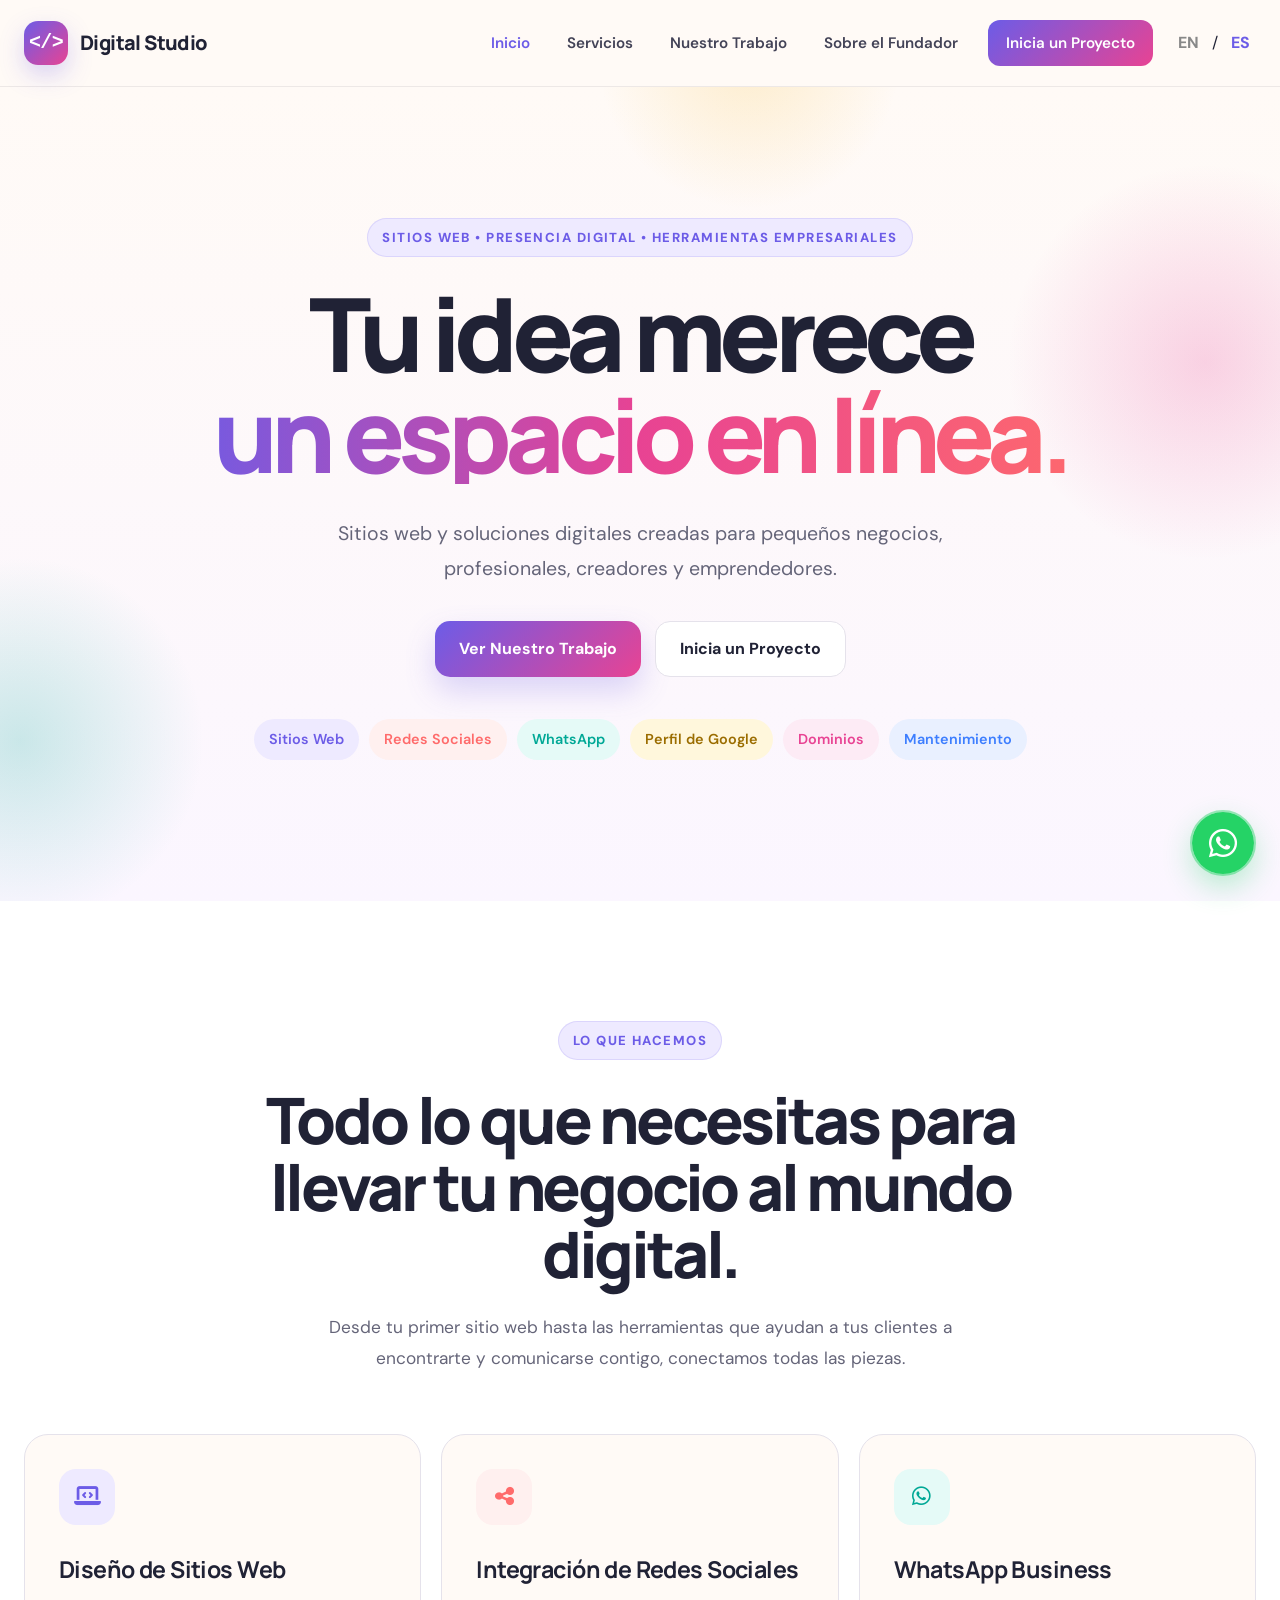
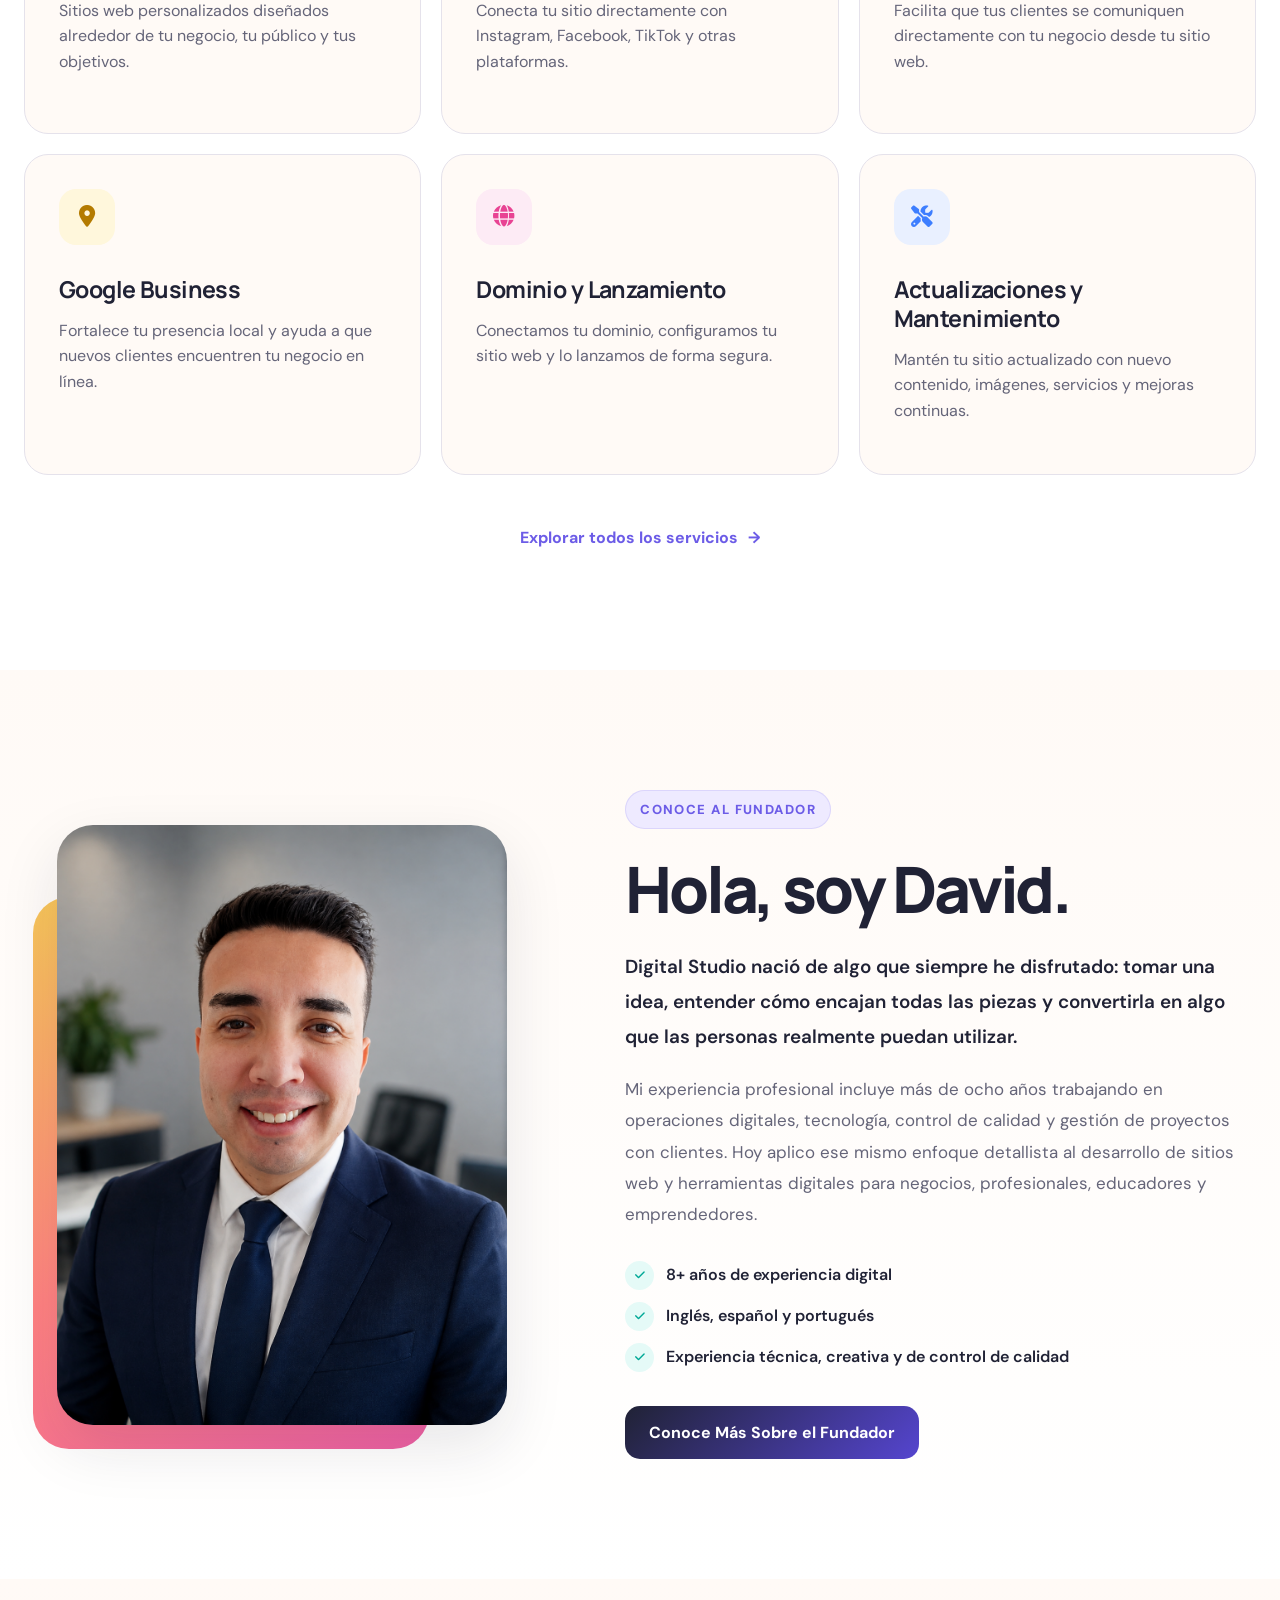
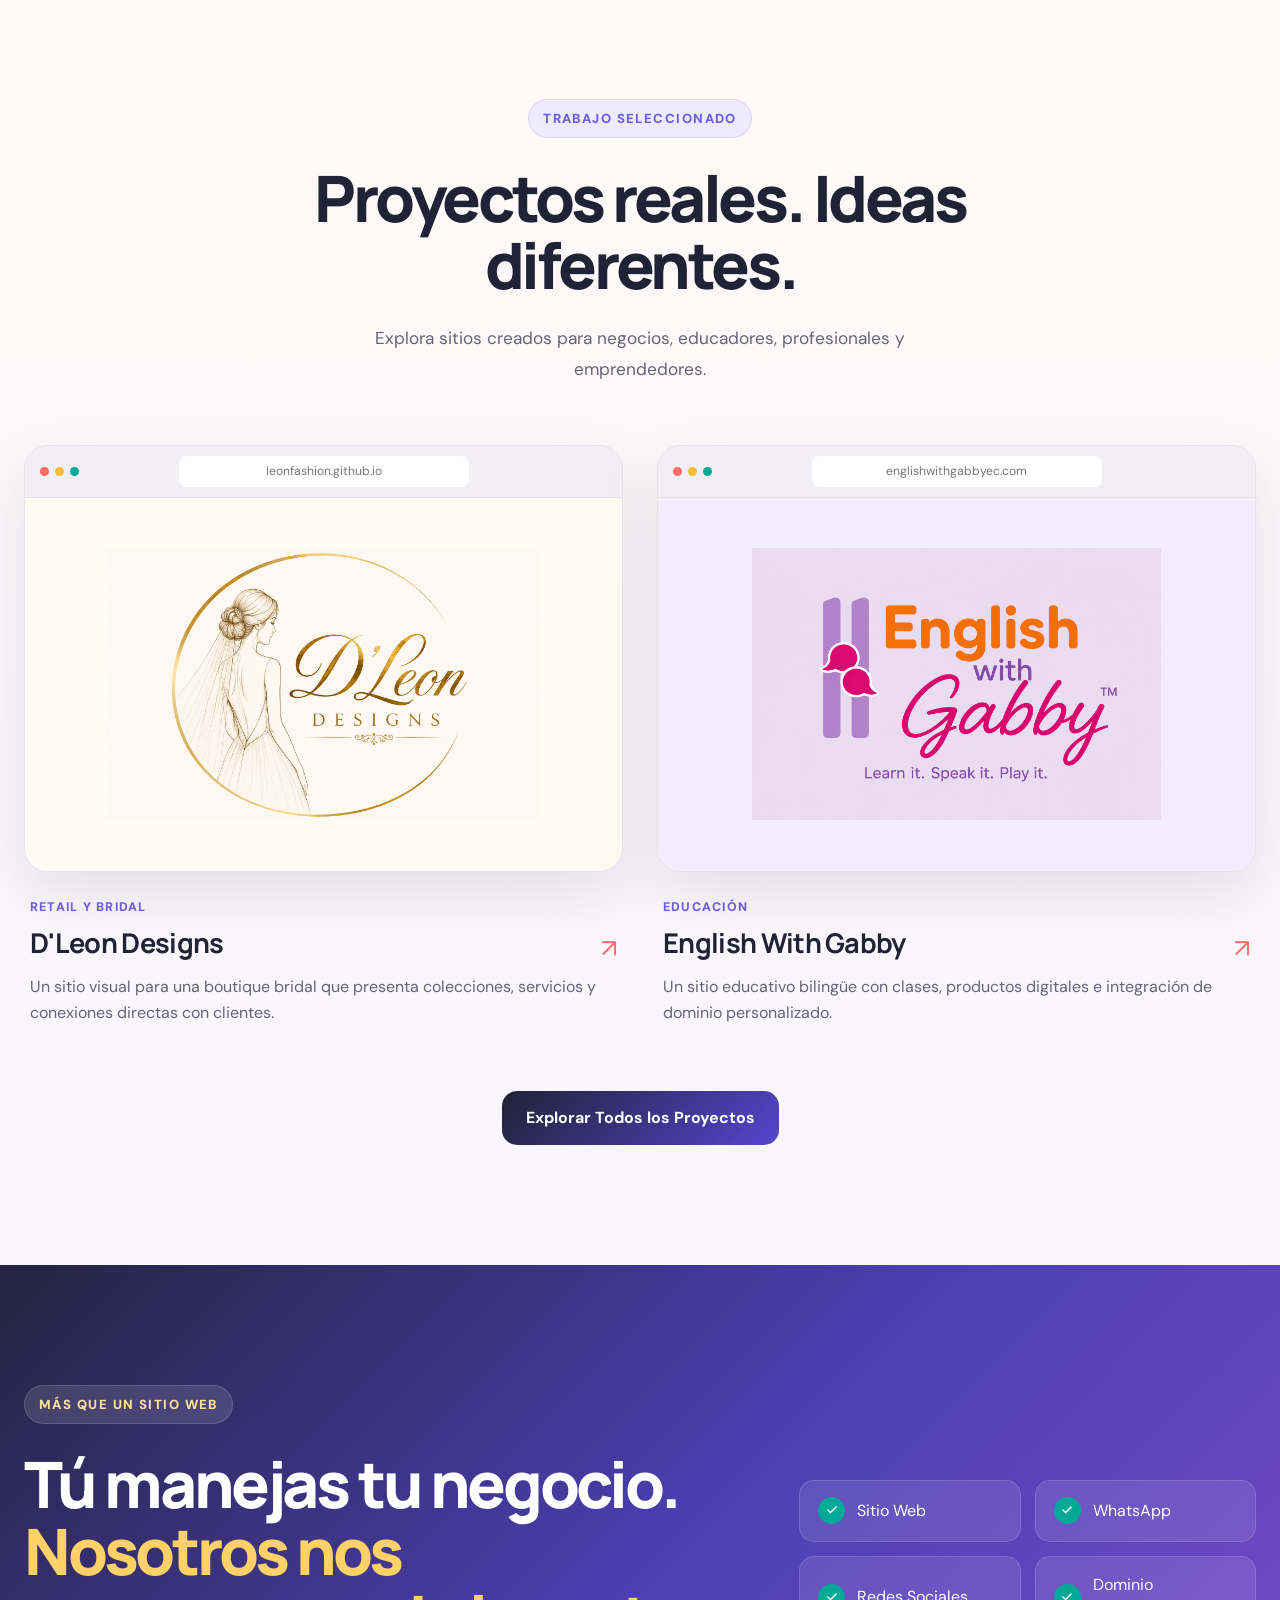
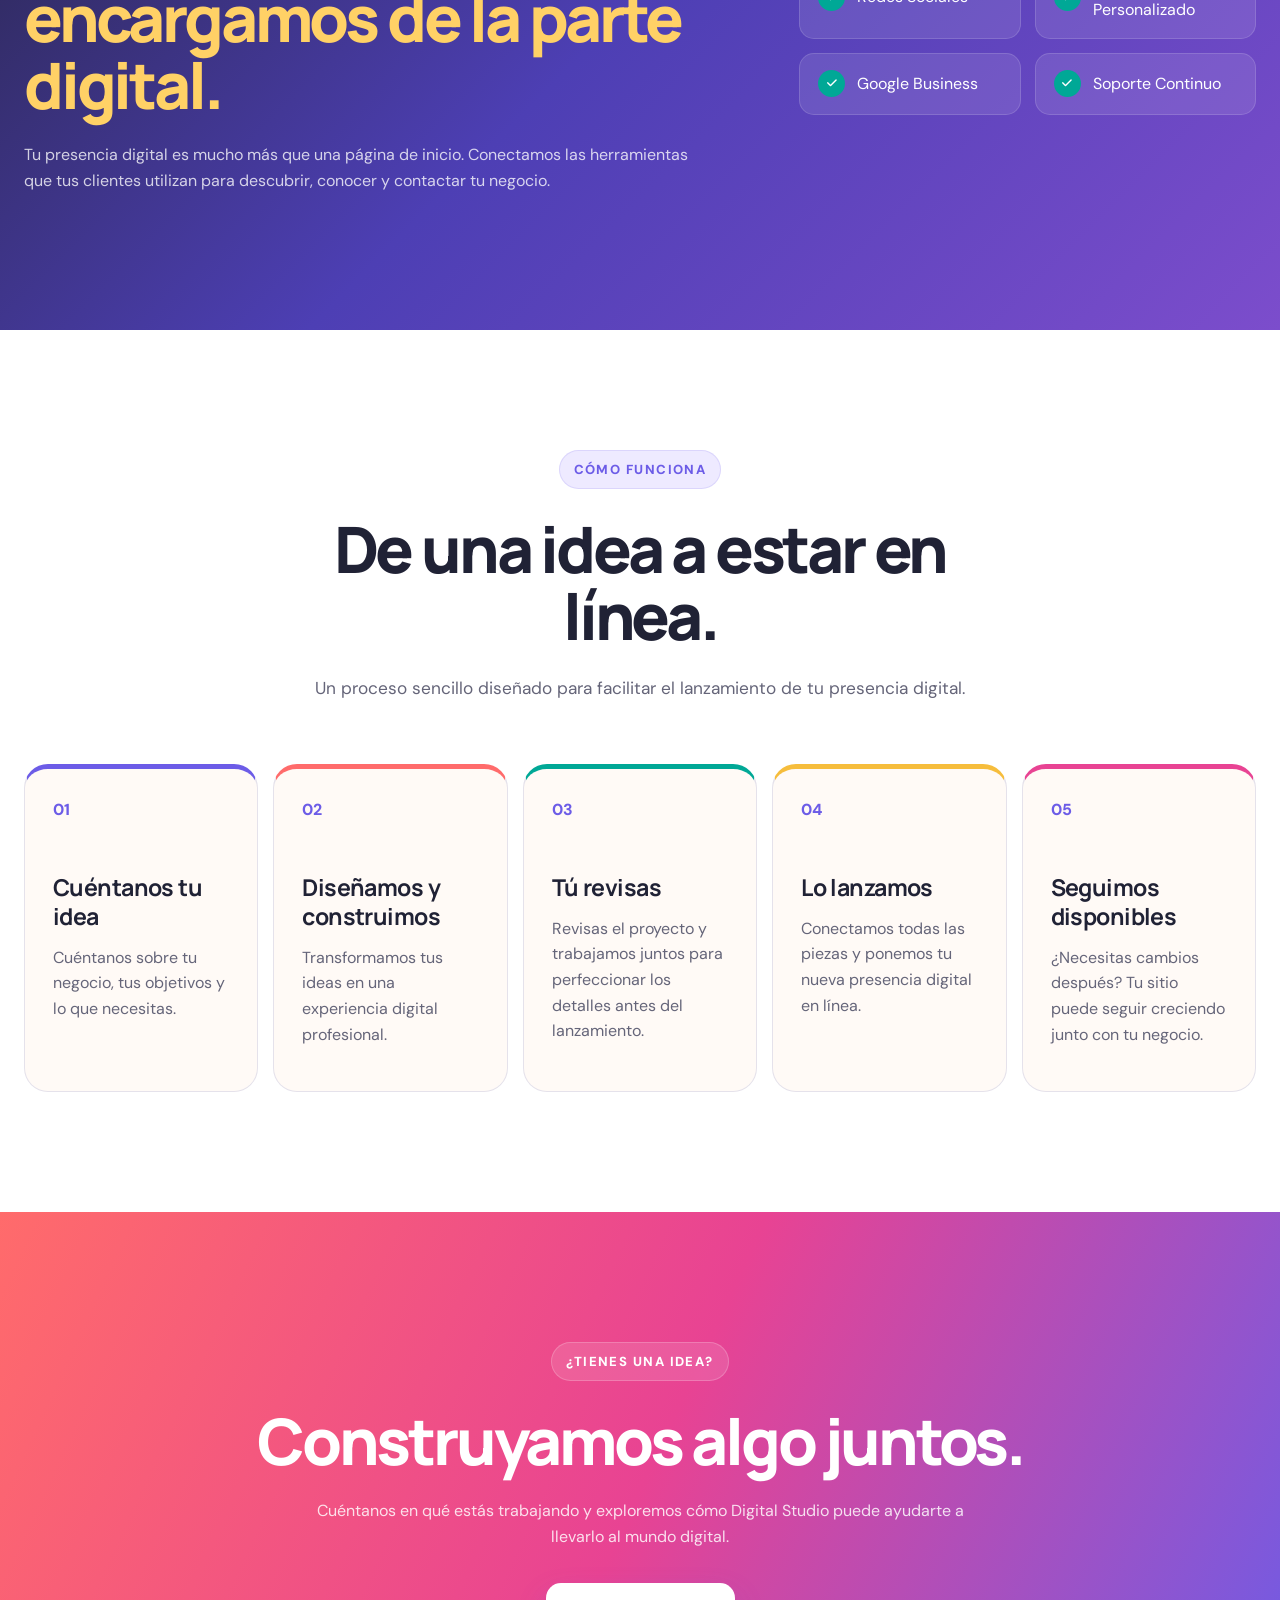
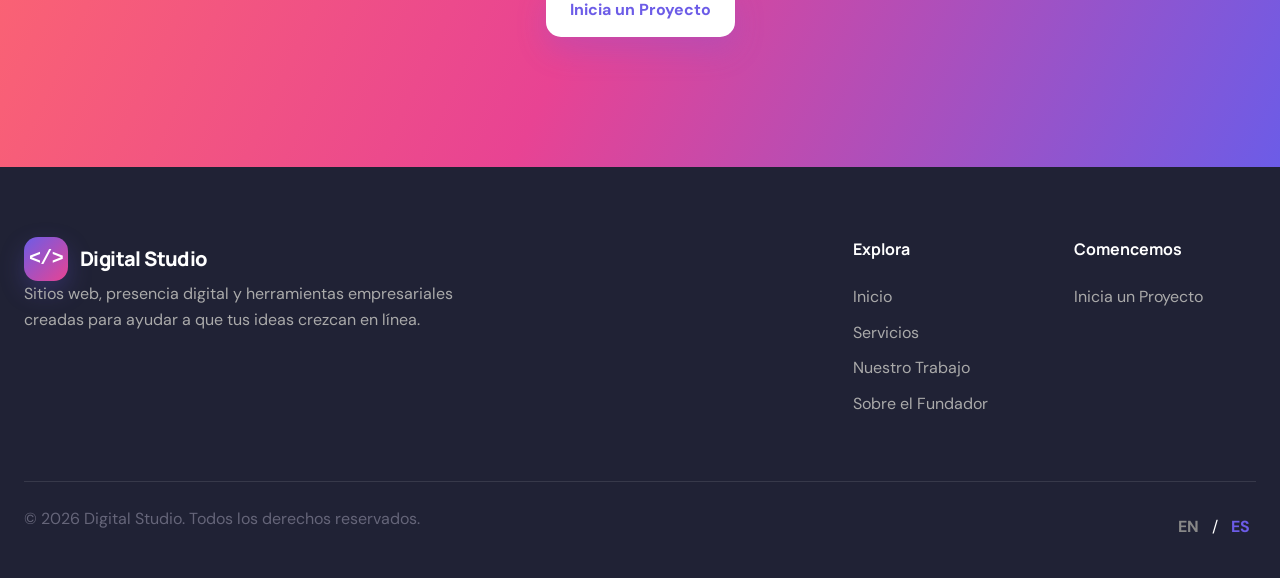
<file: index.html>
<!DOCTYPE html>
<html lang="es">

<head>
  <meta charset="UTF-8">

  <meta
    name="viewport"
    content="width=device-width, initial-scale=1.0"
  >

  <meta
    name="description"
    content="Digital Studio crea sitios web y soluciones digitales para pequeños negocios, profesionales, creadores y emprendedores."
  >

  <title>Digital Studio | Sitios Web & Soluciones Digitales</title>

  <!-- Favicon -->
  <link
    rel="icon"
    type="image/png"
    href="images/Digital%20Studio%20Logo.png"
  >

  <!-- Main Stylesheet -->
  <link
    rel="stylesheet"
    href="css/style.css"
  >

  <!-- Google Fonts -->
  <link
    rel="preconnect"
    href="https://fonts.googleapis.com"
  >

  <link
    rel="preconnect"
    href="https://fonts.gstatic.com"
    crossorigin
  >

  <link
    href="https://fonts.googleapis.com/css2?family=DM+Sans:wght@400;500;600;700&family=Manrope:wght@400;500;600;700;800&display=swap"
    rel="stylesheet"
  >

  <!-- Font Awesome -->
  <link
    rel="stylesheet"
    href="https://cdnjs.cloudflare.com/ajax/libs/font-awesome/6.5.1/css/all.min.css"
  >
</head>


<body>

  <!-- =====================================================
       HEADER / NAVIGATION
  ====================================================== -->

  <header class="site-header">

    <nav class="navbar">

      <a
        href="index.html"
        class="brand"
      >
        <span class="brand-mark">&lt;/&gt;</span>
        <span>Digital Studio</span>
      </a>


      <button
        class="mobile-menu-button"
        id="mobileMenuButton"
        aria-label="Open navigation menu"
        aria-expanded="false"
      >
        <i class="fa-solid fa-bars"></i>
      </button>


      <div
        class="nav-menu"
        id="navMenu"
      >

        <a
          href="index.html"
          class="nav-link active"
          data-i18n="nav.home"
        >
          Inicio
        </a>

        <a
          href="services.html"
          class="nav-link"
          data-i18n="nav.services"
        >
          Servicios
        </a>

        <a
          href="portfolio.html"
          class="nav-link"
          data-i18n="nav.work"
        >
          Nuestro Trabajo
        </a>

        <a
          href="about.html"
          class="nav-link"
          data-i18n="nav.about"
        >
          Sobre David
        </a>

        <a
          href="contact.html"
          class="nav-link nav-cta"
          data-i18n="nav.start"
        >
          Inicia un Proyecto
        </a>


        <div class="language-switcher">

          <button
            class="language-button"
            data-lang="en"
            type="button"
          >
            EN
          </button>

          <span>/</span>

          <button
            class="language-button active"
            data-lang="es"
            type="button"
          >
            ES
          </button>

        </div>

      </div>

    </nav>

  </header>


  <main>

    <!-- ===================================================
         HERO
    ==================================================== -->

    <section class="hero">

      <div class="hero-decoration hero-decoration-one"></div>
      <div class="hero-decoration hero-decoration-two"></div>
      <div class="hero-decoration hero-decoration-three"></div>


      <div class="hero-content">

        <div
          class="eyebrow"
          data-i18n="home.hero.eyebrow"
        >
          Sitios Web • Presencia Digital • Herramientas Empresariales
        </div>


        <h1 data-i18n="home.hero.title">
          Tu idea merece
          <span>un espacio en línea.</span>
        </h1>


        <p
          class="hero-description"
          data-i18n="home.hero.description"
        >
          Sitios web y soluciones digitales creadas para pequeños negocios,
          profesionales, creadores y emprendedores.
        </p>


        <div class="hero-buttons">

          <a
            href="portfolio.html"
            class="button button-primary"
            data-i18n="home.hero.workButton"
          >
            Ver Nuestro Trabajo
          </a>

          <a
            href="contact.html"
            class="button button-secondary"
            data-i18n="home.hero.projectButton"
          >
            Inicia un Proyecto
          </a>

        </div>


        <div class="hero-tags">

          <span data-i18n="home.hero.tags.websites">
            Sitios Web
          </span>

          <span data-i18n="home.hero.tags.social">
            Redes Sociales
          </span>

          <span data-i18n="home.hero.tags.whatsapp">
            WhatsApp
          </span>

          <span data-i18n="home.hero.tags.google">
            Perfil de Google
          </span>

          <span data-i18n="home.hero.tags.domains">
            Dominios
          </span>

          <span data-i18n="home.hero.tags.maintenance">
            Mantenimiento
          </span>

        </div>

      </div>

    </section>


    <!-- ===================================================
         SERVICES
    ==================================================== -->

    <section class="section services-preview">

      <div class="section-heading">

        <span
          class="section-label"
          data-i18n="home.services.label"
        >
          Lo Que Hacemos
        </span>


        <h2 data-i18n="home.services.title">
          Todo lo que necesitas para llevar tu negocio al mundo digital.
        </h2>


        <p data-i18n="home.services.description">
          Desde tu primer sitio web hasta las herramientas que ayudan a tus
          clientes a encontrarte y comunicarse contigo, conectamos todas las piezas.
        </p>

      </div>


      <div class="services-grid">

        <!-- Website Design -->
        <article class="service-card">

          <div class="service-icon">
            <i class="fa-solid fa-laptop-code"></i>
          </div>

          <h3 data-i18n="home.services.website.title">
            Diseño de Sitios Web
          </h3>

          <p data-i18n="home.services.website.description">
            Sitios web personalizados diseñados alrededor de tu negocio,
            tu público y tus objetivos.
          </p>

        </article>


        <!-- Social Media -->
        <article class="service-card">

          <div class="service-icon">
            <i class="fa-solid fa-share-nodes"></i>
          </div>

          <h3 data-i18n="home.services.social.title">
            Integración de Redes Sociales
          </h3>

          <p data-i18n="home.services.social.description">
            Conecta tu sitio directamente con Instagram,
            Facebook, TikTok y otras plataformas.
          </p>

        </article>


        <!-- WhatsApp -->
        <article class="service-card">

          <div class="service-icon">
            <i class="fa-brands fa-whatsapp"></i>
          </div>

          <h3 data-i18n="home.services.whatsapp.title">
            WhatsApp Business
          </h3>

          <p data-i18n="home.services.whatsapp.description">
            Facilita que tus clientes se comuniquen directamente
            con tu negocio desde tu sitio web.
          </p>

        </article>


        <!-- Google Business -->
        <article class="service-card">

          <div class="service-icon">
            <i class="fa-solid fa-location-dot"></i>
          </div>

          <h3 data-i18n="home.services.google.title">
            Google Business
          </h3>

          <p data-i18n="home.services.google.description">
            Fortalece tu presencia local y ayuda a que nuevos
            clientes encuentren tu negocio en línea.
          </p>

        </article>


        <!-- Domain -->
        <article class="service-card">

          <div class="service-icon">
            <i class="fa-solid fa-globe"></i>
          </div>

          <h3 data-i18n="home.services.domain.title">
            Dominio y Lanzamiento
          </h3>

          <p data-i18n="home.services.domain.description">
            Conectamos tu dominio, configuramos tu sitio web
            y lo lanzamos de forma segura.
          </p>

        </article>


        <!-- Maintenance -->
        <article class="service-card">

          <div class="service-icon">
            <i class="fa-solid fa-screwdriver-wrench"></i>
          </div>

          <h3 data-i18n="home.services.maintenance.title">
            Actualizaciones y Mantenimiento
          </h3>

          <p data-i18n="home.services.maintenance.description">
            Mantén tu sitio actualizado con nuevo contenido,
            imágenes, servicios y mejoras continuas.
          </p>

        </article>

      </div>


      <div class="center-button">

        <a
          href="services.html"
          class="text-link"
          data-i18n="home.services.more"
        >
          Explorar todos los servicios
          <span>→</span>
        </a>

      </div>

    </section>


    <!-- ===================================================
         MEET THE FOUNDER
    ==================================================== -->

    <section class="section founder-section">

      <div class="founder-grid">

        <!-- Founder Photo -->
        <div class="founder-image-wrap">

          <div class="founder-image-accent"></div>

          <img
            src="images/David%20headshot.png"
            alt="David Rivera, founder of Digital Studio"
            class="founder-image"
          >

        </div>


        <!-- Founder Copy -->
        <div class="founder-copy">

          <span
            class="section-label"
            data-i18n="home.founder.label"
          >
            Conoce al Fundador
          </span>


          <h2 data-i18n="home.founder.title">
            Hola, soy David.
          </h2>


          <p
            class="founder-intro"
            data-i18n="home.founder.intro"
          >
            Digital Studio nació de algo que siempre he disfrutado:
            tomar una idea, entender cómo encajan todas las piezas
            y convertirla en algo que las personas realmente puedan utilizar.
          </p>


          <p data-i18n="home.founder.description">
            Mi experiencia profesional incluye más de ocho años trabajando
            en operaciones digitales, tecnología, control de calidad y gestión
            de proyectos con clientes. Hoy aplico ese mismo enfoque detallista
            al desarrollo de sitios web y herramientas digitales para negocios,
            profesionales, educadores y emprendedores.
          </p>


          <div class="founder-highlights">

            <div class="founder-highlight">

              <i class="fa-solid fa-check"></i>

              <span data-i18n="home.founder.highlight1">
                8+ años de experiencia digital
              </span>

            </div>


            <div class="founder-highlight">

              <i class="fa-solid fa-check"></i>

              <span data-i18n="home.founder.highlight2">
                Inglés, español y portugués
              </span>

            </div>


            <div class="founder-highlight">

              <i class="fa-solid fa-check"></i>

              <span data-i18n="home.founder.highlight3">
                Experiencia técnica, creativa y de control de calidad
              </span>

            </div>

          </div>


          <a
            href="about.html"
            class="button button-dark"
            data-i18n="home.founder.button"
          >
            Conoce Más Sobre David
          </a>

        </div>

      </div>

    </section>


    <!-- ===================================================
         PORTFOLIO PREVIEW
    ==================================================== -->

    <section class="section portfolio-preview">

      <div class="section-heading">

        <span
          class="section-label"
          data-i18n="home.portfolio.label"
        >
          Trabajo Seleccionado
        </span>


        <h2 data-i18n="home.portfolio.title">
          Proyectos reales. Ideas diferentes.
        </h2>


        <p data-i18n="home.portfolio.description">
          Explora sitios creados para negocios, educadores,
          profesionales y emprendedores.
        </p>

      </div>


      <div class="portfolio-grid">

        <!-- =================================================
             D'LEON DESIGNS
        ================================================== -->

        <a
          href="https://leonfashion.github.io/"
          target="_blank"
          rel="noopener noreferrer"
          class="portfolio-card"
        >

          <div class="browser-window">

            <div class="browser-bar">

              <div class="browser-dots">
                <span></span>
                <span></span>
                <span></span>
              </div>

              <div class="browser-address">
                leonfashion.github.io
              </div>

            </div>


            <div
              class="portfolio-logo-preview portfolio-logo-dleon"
            >

              <img
                src="images/D%27Leon%20Fashion%20Logo.png"
                alt="D'Leon Designs logo"
              >

            </div>

          </div>


          <div class="portfolio-card-info">

            <span
              class="portfolio-category"
              data-i18n="home.portfolio.retail"
            >
              Retail y Bridal
            </span>


            <div class="portfolio-title-row">

              <h3>D'Leon Designs</h3>

              <span class="portfolio-arrow">
                ↗
              </span>

            </div>


            <p data-i18n="home.portfolio.dleon">
              Un sitio visual para una boutique bridal que presenta
              colecciones, servicios y conexiones directas con clientes.
            </p>

          </div>

        </a>


        <!-- =================================================
             ENGLISH WITH GABBY
        ================================================== -->

        <a
          href="https://www.englishwithgabbyec.com/"
          target="_blank"
          rel="noopener noreferrer"
          class="portfolio-card"
        >

          <div class="browser-window">

            <div class="browser-bar">

              <div class="browser-dots">
                <span></span>
                <span></span>
                <span></span>
              </div>

              <div class="browser-address">
                englishwithgabbyec.com
              </div>

            </div>


            <div
              class="portfolio-logo-preview portfolio-logo-gabby"
            >

              <img
                src="images/English%20With%20Gabby%20Logo.png"
                alt="English With Gabby logo"
              >

            </div>

          </div>


          <div class="portfolio-card-info">

            <span
              class="portfolio-category"
              data-i18n="home.portfolio.education"
            >
              Educación
            </span>


            <div class="portfolio-title-row">

              <h3>English With Gabby</h3>

              <span class="portfolio-arrow">
                ↗
              </span>

            </div>


            <p data-i18n="home.portfolio.gabby">
              Un sitio educativo bilingüe con clases, productos
              digitales e integración de dominio personalizado.
            </p>

          </div>

        </a>

      </div>


      <div class="center-button">

        <a
          href="portfolio.html"
          class="button button-dark"
          data-i18n="home.portfolio.button"
        >
          Explorar Todos los Proyectos
        </a>

      </div>

    </section>


    <!-- ===================================================
         DIGITAL PRESENCE
    ==================================================== -->

    <section class="digital-section">

      <div class="digital-content">

        <div class="digital-copy">

          <span
            class="section-label light-label"
            data-i18n="home.digital.label"
          >
            Más Que un Sitio Web
          </span>


          <h2 data-i18n="home.digital.title">
            Tú manejas tu negocio.
            <span>Nosotros nos encargamos de la parte digital.</span>
          </h2>


          <p data-i18n="home.digital.description">
            Tu presencia digital es mucho más que una página de inicio.
            Conectamos las herramientas que tus clientes utilizan para
            descubrir, conocer y contactar tu negocio.
          </p>

        </div>


        <div class="digital-list">

          <div>
            <i class="fa-solid fa-check"></i>

            <span data-i18n="home.digital.website">
              Sitio Web
            </span>
          </div>


          <div>
            <i class="fa-solid fa-check"></i>

            <span data-i18n="home.digital.whatsapp">
              WhatsApp
            </span>
          </div>


          <div>
            <i class="fa-solid fa-check"></i>

            <span data-i18n="home.digital.social">
              Redes Sociales
            </span>
          </div>


          <div>
            <i class="fa-solid fa-check"></i>

            <span data-i18n="home.digital.domain">
              Dominio Personalizado
            </span>
          </div>


          <div>
            <i class="fa-solid fa-check"></i>

            <span data-i18n="home.digital.google">
              Google Business
            </span>
          </div>


          <div>
            <i class="fa-solid fa-check"></i>

            <span data-i18n="home.digital.support">
              Soporte Continuo
            </span>
          </div>

        </div>

      </div>

    </section>


    <!-- ===================================================
         PROCESS
    ==================================================== -->

    <section class="section process-section">

      <div class="section-heading">

        <span
          class="section-label"
          data-i18n="home.process.label"
        >
          Cómo Funciona
        </span>


        <h2 data-i18n="home.process.title">
          De una idea a estar en línea.
        </h2>


        <p data-i18n="home.process.description">
          Un proceso sencillo diseñado para facilitar el lanzamiento
          de tu presencia digital.
        </p>

      </div>


      <div class="process-grid">

        <article class="process-step">

          <span class="step-number">
            01
          </span>

          <h3 data-i18n="home.process.step1.title">
            Cuéntanos tu idea
          </h3>

          <p data-i18n="home.process.step1.description">
            Cuéntanos sobre tu negocio, tus objetivos y lo que necesitas.
          </p>

        </article>


        <article class="process-step">

          <span class="step-number">
            02
          </span>

          <h3 data-i18n="home.process.step2.title">
            Diseñamos y construimos
          </h3>

          <p data-i18n="home.process.step2.description">
            Transformamos tus ideas en una experiencia digital profesional.
          </p>

        </article>


        <article class="process-step">

          <span class="step-number">
            03
          </span>

          <h3 data-i18n="home.process.step3.title">
            Tú revisas
          </h3>

          <p data-i18n="home.process.step3.description">
            Revisas el proyecto y trabajamos juntos para perfeccionar
            los detalles antes del lanzamiento.
          </p>

        </article>


        <article class="process-step">

          <span class="step-number">
            04
          </span>

          <h3 data-i18n="home.process.step4.title">
            Lo lanzamos
          </h3>

          <p data-i18n="home.process.step4.description">
            Conectamos todas las piezas y ponemos tu nueva
            presencia digital en línea.
          </p>

        </article>


        <article class="process-step">

          <span class="step-number">
            05
          </span>

          <h3 data-i18n="home.process.step5.title">
            Seguimos disponibles
          </h3>

          <p data-i18n="home.process.step5.description">
            ¿Necesitas cambios después? Tu sitio puede seguir
            creciendo junto con tu negocio.
          </p>

        </article>

      </div>

    </section>


    <!-- ===================================================
         CTA
    ==================================================== -->

    <section class="cta-section">

      <div class="cta-content">

        <span
          class="section-label"
          data-i18n="home.cta.label"
        >
          ¿Tienes una idea?
        </span>


        <h2 data-i18n="home.cta.title">
          Construyamos algo juntos.
        </h2>


        <p data-i18n="home.cta.description">
          Cuéntanos en qué estás trabajando y exploremos cómo
          Digital Studio puede ayudarte a llevarlo al mundo digital.
        </p>


        <a
          href="contact.html"
          class="button button-primary"
          data-i18n="home.cta.button"
        >
          Inicia un Proyecto
        </a>

      </div>

    </section>

  </main>


  <!-- =====================================================
       FOOTER
  ====================================================== -->

  <footer class="site-footer">

    <div class="footer-content">

      <div class="footer-brand">

        <a
          href="index.html"
          class="brand footer-logo"
        >
          <span class="brand-mark">&lt;/&gt;</span>
          <span>Digital Studio</span>
        </a>


        <p data-i18n="footer.tagline">
          Sitios web, presencia digital y herramientas empresariales
          creadas para ayudar a que tus ideas crezcan en línea.
        </p>

      </div>


      <div class="footer-links">

        <div>

          <h4 data-i18n="footer.explore">
            Explora
          </h4>

          <a
            href="index.html"
            data-i18n="nav.home"
          >
            Inicio
          </a>

          <a
            href="services.html"
            data-i18n="nav.services"
          >
            Servicios
          </a>

          <a
            href="portfolio.html"
            data-i18n="nav.work"
          >
            Nuestro Trabajo
          </a>

          <a
            href="about.html"
            data-i18n="nav.about"
          >
            Sobre David
          </a>

        </div>


        <div>

          <h4 data-i18n="footer.contact">
            Comencemos
          </h4>

          <a
            href="contact.html"
            data-i18n="nav.start"
          >
            Inicia un Proyecto
          </a>

        </div>

      </div>

    </div>


    <div class="footer-bottom">

      <p>
        © <span id="currentYear"></span> Digital Studio.

        <span data-i18n="footer.rights">
          Todos los derechos reservados.
        </span>
      </p>


      <div class="footer-language">

        <button
          class="language-button"
          data-lang="en"
          type="button"
        >
          EN
        </button>

        <span>/</span>

        <button
          class="language-button active"
          data-lang="es"
          type="button"
        >
          ES
        </button>

      </div>

    </div>

  </footer>


  <!-- =====================================================
       FLOATING WHATSAPP
  ====================================================== -->

  <a
    class="floating-whatsapp"
    href="https://wa.me/593993744247?text=Hola%21%20Estoy%20interesado%2Fa%20en%20conocer%20m%C3%A1s%20sobre%20los%20servicios%20de%20Digital%20Studio."
    target="_blank"
    rel="noopener noreferrer"
    aria-label="Contact Digital Studio on WhatsApp"
  >
    <i class="fa-brands fa-whatsapp"></i>
  </a>


  <!-- =====================================================
       JAVASCRIPT
  ====================================================== -->

  <script src="js/translation.js"></script>
  <script src="js/script.js"></script>

</body>

</html>
</file>
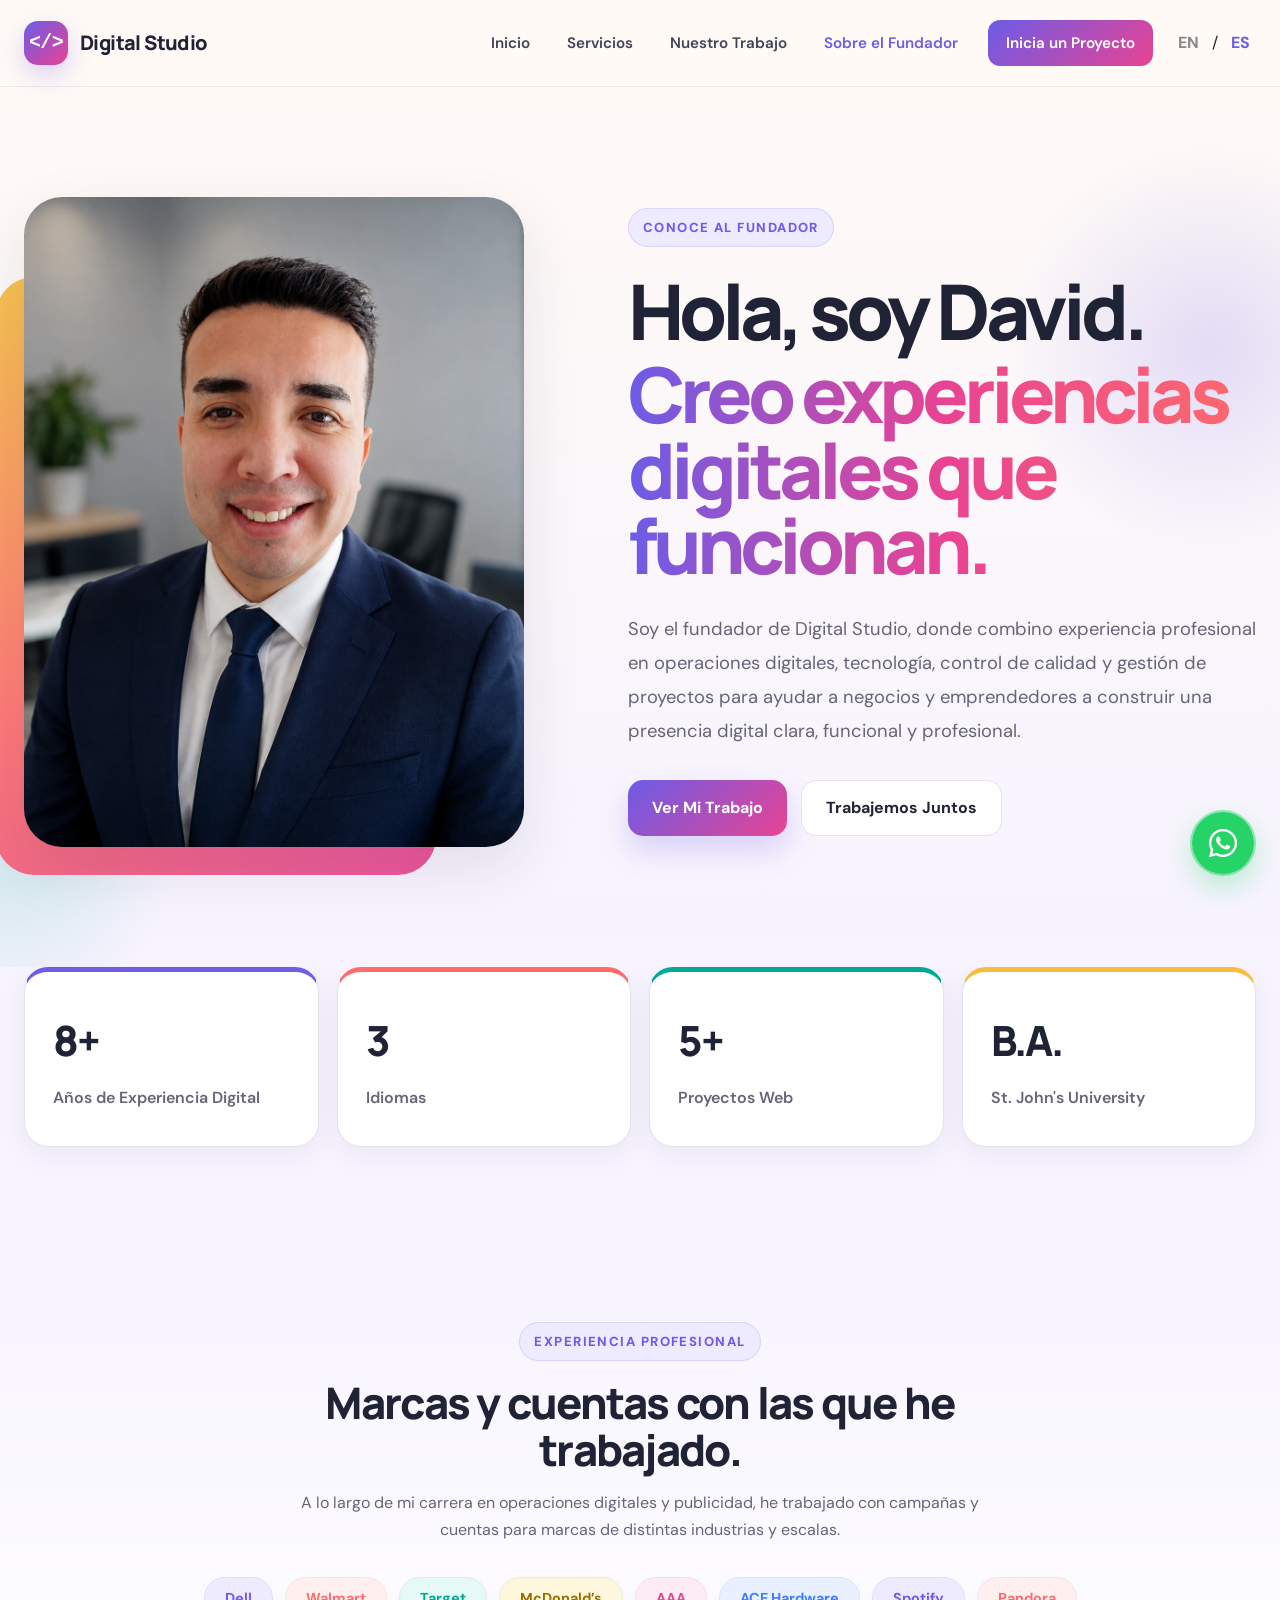
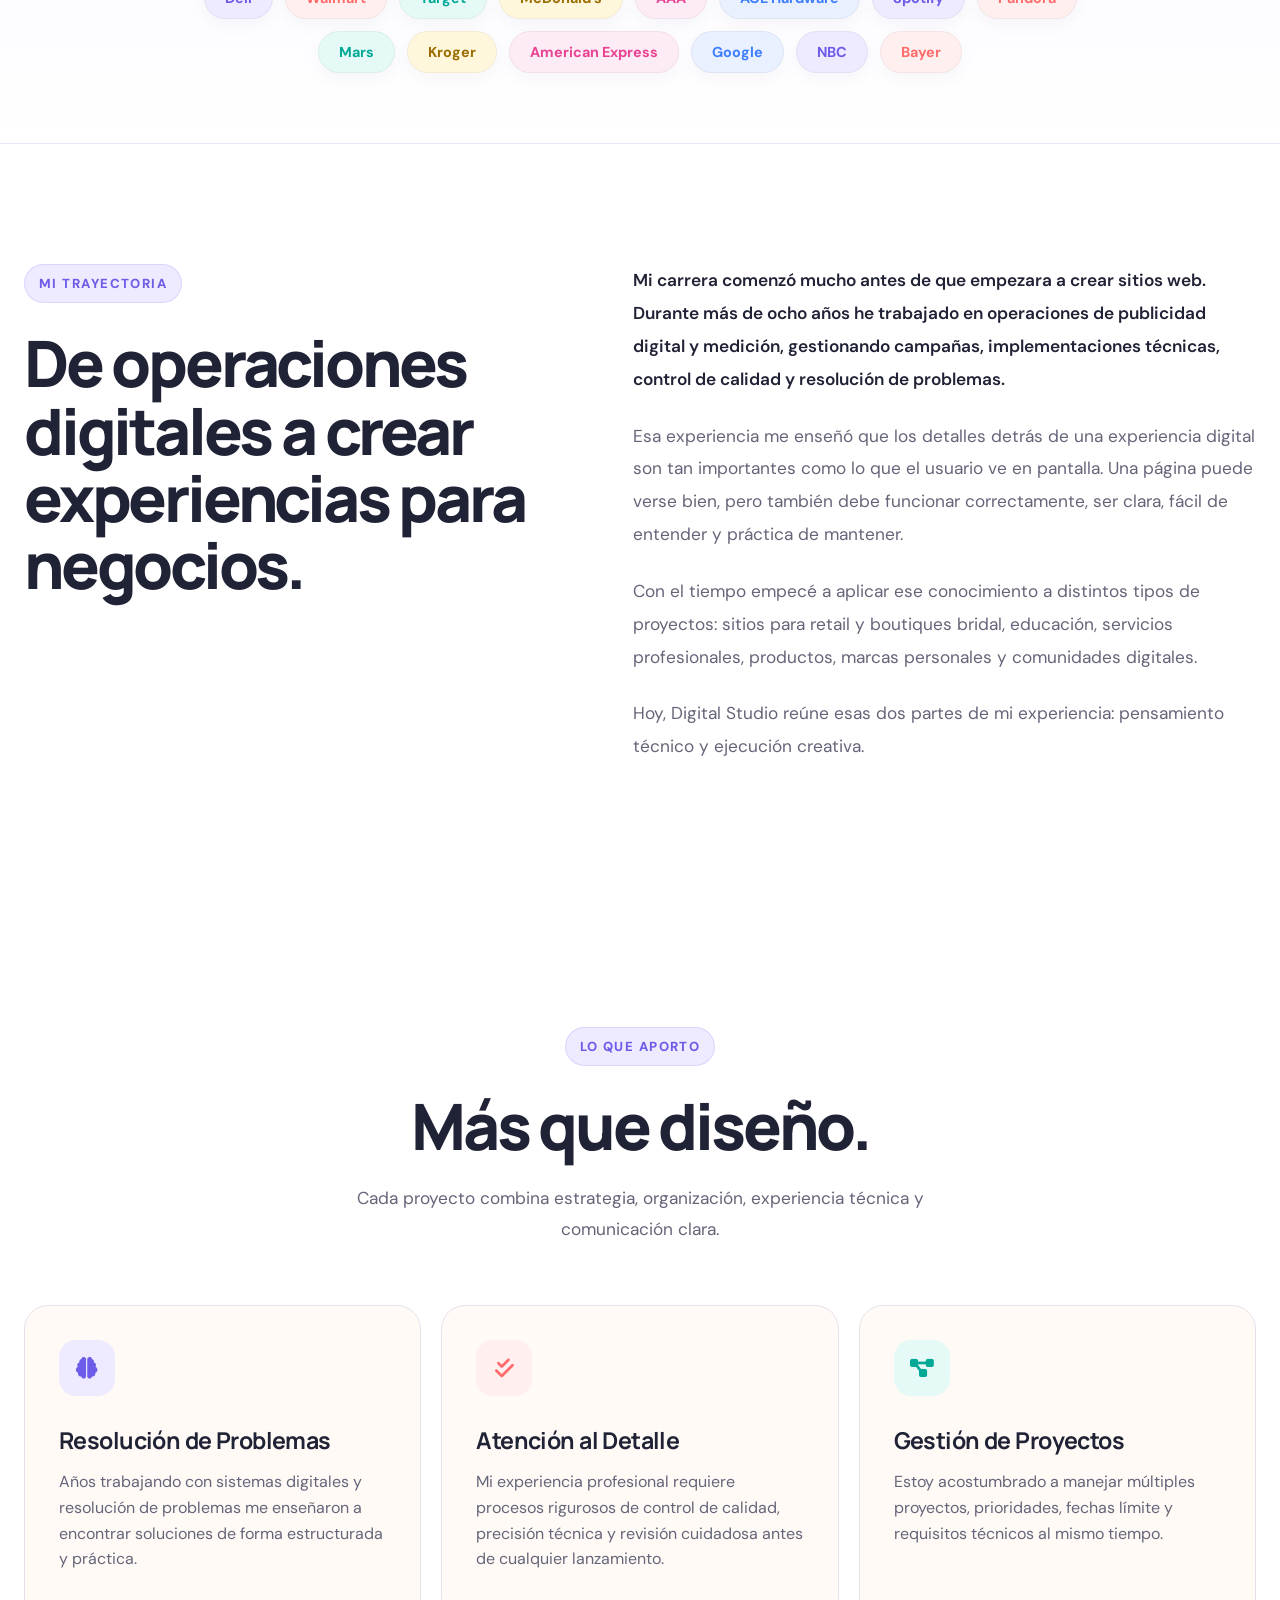
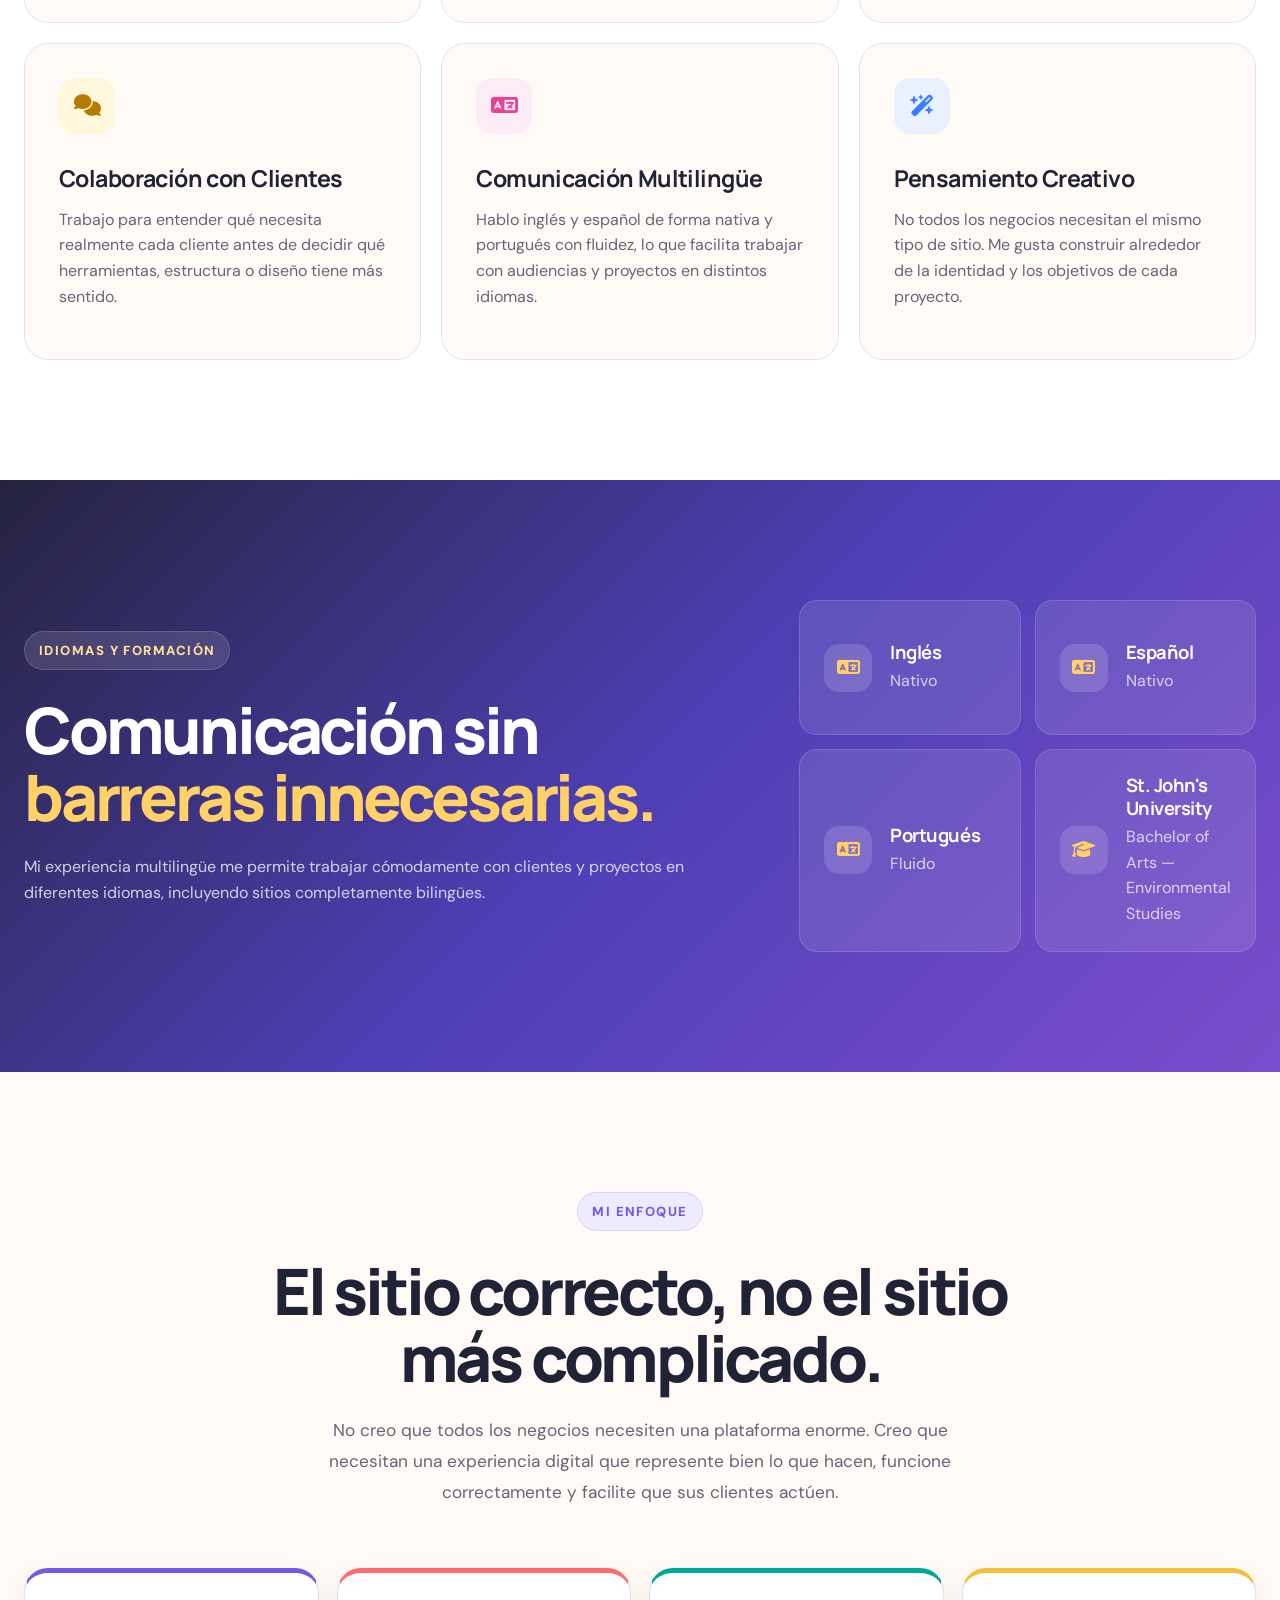
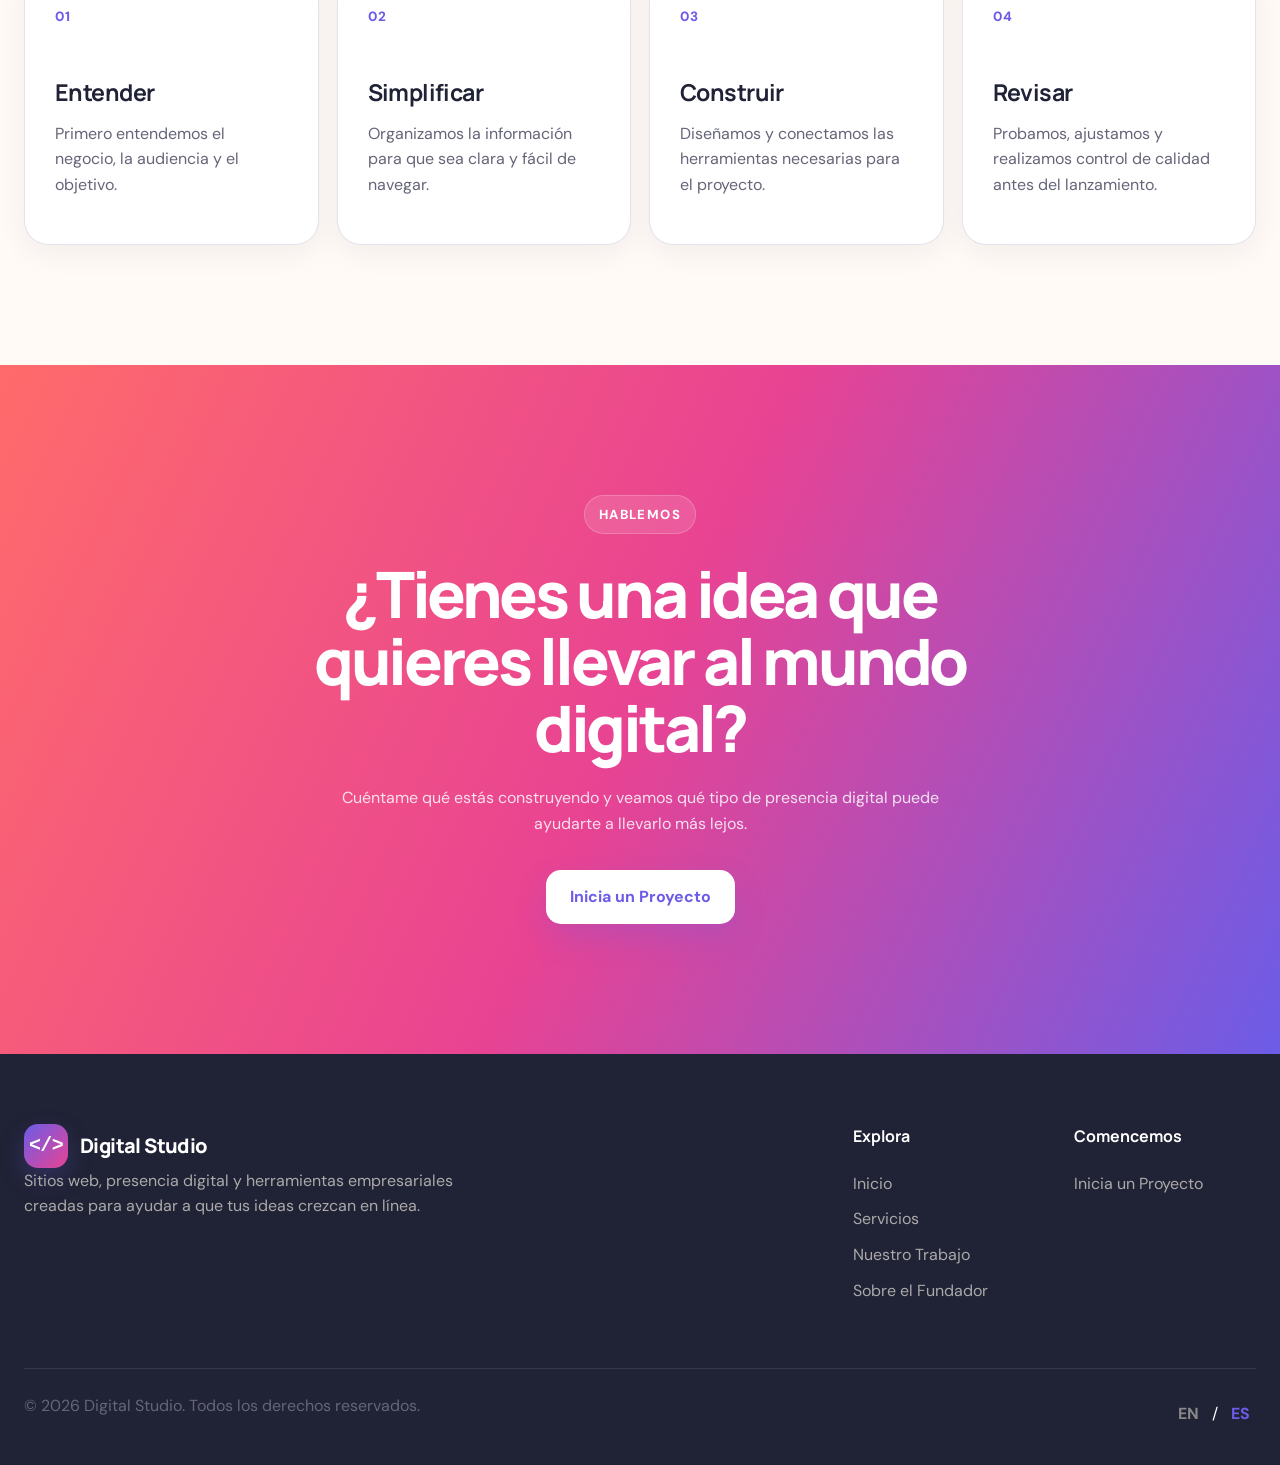
<file: about.html>
<!DOCTYPE html>
<html lang="es">

<head>

  <meta charset="UTF-8">

  <meta
    name="viewport"
    content="width=device-width, initial-scale=1.0"
  >

  <meta
    name="description"
    content="Conoce a David, fundador de Digital Studio. Descubre su experiencia en operaciones digitales, tecnología, control de calidad, gestión de proyectos y creación de experiencias web."
  >

  <title>Sobre David | Digital Studio</title>

  <!-- Favicon -->
  <link
    rel="icon"
    type="image/png"
    href="images/Digital%20Studio%20Logo.png"
  >

  <!-- Main Stylesheet -->
  <link
    rel="stylesheet"
    href="css/style.css"
  >

  <!-- Google Fonts -->
  <link
    rel="preconnect"
    href="https://fonts.googleapis.com"
  >

  <link
    rel="preconnect"
    href="https://fonts.gstatic.com"
    crossorigin
  >

  <link
    href="https://fonts.googleapis.com/css2?family=DM+Sans:wght@400;500;600;700&family=Manrope:wght@400;500;600;700;800&display=swap"
    rel="stylesheet"
  >

  <!-- Font Awesome -->
  <link
    rel="stylesheet"
    href="https://cdnjs.cloudflare.com/ajax/libs/font-awesome/6.5.1/css/all.min.css"
  >

</head>


<body>


  <!-- =====================================================
       HEADER / NAVIGATION
  ====================================================== -->

  <header class="site-header">

    <nav class="navbar">

      <a
        href="index.html"
        class="brand"
      >
        <span class="brand-mark">&lt;/&gt;</span>
        <span>Digital Studio</span>
      </a>


      <button
        class="mobile-menu-button"
        id="mobileMenuButton"
        aria-label="Open navigation menu"
        aria-expanded="false"
      >
        <i class="fa-solid fa-bars"></i>
      </button>


      <div
        class="nav-menu"
        id="navMenu"
      >

        <a
          href="index.html"
          class="nav-link"
          data-i18n="nav.home"
        >
          Inicio
        </a>

        <a
          href="services.html"
          class="nav-link"
          data-i18n="nav.services"
        >
          Servicios
        </a>

        <a
          href="portfolio.html"
          class="nav-link"
          data-i18n="nav.work"
        >
          Nuestro Trabajo
        </a>

        <a
          href="about.html"
          class="nav-link active"
          data-i18n="nav.about"
        >
          Sobre David
        </a>

        <a
          href="contact.html"
          class="nav-link nav-cta"
          data-i18n="nav.start"
        >
          Inicia un Proyecto
        </a>


        <div class="language-switcher">

          <button
            class="language-button"
            data-lang="en"
            type="button"
          >
            EN
          </button>

          <span>/</span>

          <button
            class="language-button active"
            data-lang="es"
            type="button"
          >
            ES
          </button>

        </div>

      </div>

    </nav>

  </header>



  <main>


    <!-- ===================================================
         ABOUT HERO
    ==================================================== -->

    <section class="about-hero">

      <div
        class="about-hero-decoration about-hero-decoration-one"
      ></div>

      <div
        class="about-hero-decoration about-hero-decoration-two"
      ></div>


      <div class="about-hero-grid">


        <!-- PHOTO -->

        <div class="about-hero-image-wrap">

          <div class="about-image-accent"></div>


          <img
            src="images/David%20headshot.png"
            alt="David, founder of Digital Studio"
            class="about-hero-image"
          >

        </div>



        <!-- COPY -->

        <div class="about-hero-copy">

          <span
            class="section-label"
            data-i18n="about.hero.label"
          >
            Conoce al Creador
          </span>


          <h1 data-i18n="about.hero.title">
            Hola, soy David.
            <span>Creo experiencias digitales que funcionan.</span>
          </h1>


          <p data-i18n="about.hero.description">
            Soy el fundador de Digital Studio, donde combino experiencia
            profesional en operaciones digitales, tecnología, control de
            calidad y gestión de proyectos para ayudar a negocios y
            emprendedores a construir una presencia digital clara,
            funcional y profesional.
          </p>


          <div class="about-hero-buttons">

            <a
              href="portfolio.html"
              class="button button-primary"
              data-i18n="about.hero.workButton"
            >
              Ver Mi Trabajo
            </a>


            <a
              href="contact.html"
              class="button button-secondary"
              data-i18n="about.hero.contactButton"
            >
              Trabajemos Juntos
            </a>

          </div>

        </div>

      </div>

    </section>



    <!-- ===================================================
         STATS / CREDENTIALS
    ==================================================== -->

    <section class="about-stats-section">

      <div class="about-stats-grid">


        <div class="about-stat-card">

          <span class="about-stat-number">
            8+
          </span>

          <span
            class="about-stat-label"
            data-i18n="about.stats.experience"
          >
            Años de Experiencia Digital
          </span>

        </div>


        <div class="about-stat-card">

          <span class="about-stat-number">
            3
          </span>

          <span
            class="about-stat-label"
            data-i18n="about.stats.languages"
          >
            Idiomas
          </span>

        </div>


        <div class="about-stat-card">

          <span class="about-stat-number">
            5+
          </span>

          <span
            class="about-stat-label"
            data-i18n="about.stats.projects"
          >
            Proyectos Web
          </span>

        </div>


        <div class="about-stat-card">

          <span class="about-stat-number">
            B.A.
          </span>

          <span
            class="about-stat-label"
            data-i18n="about.stats.education"
          >
            St. John's University
          </span>

        </div>

      </div>

    </section>





    <!-- ===================================================
         SELECTED BRANDS & ACCOUNTS
    ==================================================== -->

    <section class="brands-section brands-section-compact">

      <div class="brands-inner">

        <div class="brands-heading">

        <span
          class="section-label"
          data-i18n="about.brands.label"
        >
          Experiencia Profesional
        </span>


        <h2 data-i18n="about.brands.title">
          Marcas y cuentas con las que he trabajado.
        </h2>


        <p data-i18n="about.brands.description">
          A lo largo de mi carrera en operaciones digitales y publicidad,
          he trabajado con campañas y cuentas para marcas de distintas
          industrias y escalas.
        </p>

        </div>


        <div class="brand-pill-grid">

        <span>Dell</span>
        <span>Walmart</span>
        <span>Target</span>
        <span>McDonald’s</span>
        <span>AAA</span>
        <span>ACE Hardware</span>
        <span>Spotify</span>
        <span>Pandora</span>
        <span>Mars</span>
        <span>Kroger</span>
        <span>American Express</span>
        <span>Google</span>
        <span>NBC</span>
        <span>Bayer</span>

        </div>

      </div>

    </section>



    <!-- ===================================================
         STORY
    ==================================================== -->

    <section class="section about-story-section">

      <div class="about-story-grid">


        <div>

          <span
            class="section-label"
            data-i18n="about.story.label"
          >
            Mi Trayectoria
          </span>


          <h2 data-i18n="about.story.title">
            De operaciones digitales a crear experiencias para negocios.
          </h2>

        </div>



        <div class="about-story-copy">

          <p data-i18n="about.story.p1">
            Mi carrera comenzó mucho antes de que empezara a crear sitios web.
            Durante más de ocho años he trabajado en operaciones de publicidad
            digital y medición, gestionando campañas, implementaciones técnicas,
            control de calidad y resolución de problemas.
          </p>


          <p data-i18n="about.story.p2">
            Esa experiencia me enseñó que los detalles detrás de una experiencia
            digital son tan importantes como lo que el usuario ve en pantalla.
            Una página puede verse bien, pero también debe funcionar correctamente,
            ser clara, fácil de entender y práctica de mantener.
          </p>


          <p data-i18n="about.story.p3">
            Con el tiempo empecé a aplicar ese conocimiento a distintos tipos de
            proyectos: sitios para retail y boutiques bridal, educación, servicios
            profesionales, productos, marcas personales y comunidades digitales.
          </p>


          <p data-i18n="about.story.p4">
            Hoy, Digital Studio reúne esas dos partes de mi experiencia:
            pensamiento técnico y ejecución creativa.
          </p>

        </div>

      </div>

    </section>



    <!-- ===================================================
         WHAT I BRING
    ==================================================== -->

    <section class="section services-preview">

      <div class="section-heading">

        <span
          class="section-label"
          data-i18n="about.skills.label"
        >
          Lo Que Aporto
        </span>


        <h2 data-i18n="about.skills.title">
          Más que diseño.
        </h2>


        <p data-i18n="about.skills.description">
          Cada proyecto combina estrategia, organización, experiencia técnica
          y comunicación clara.
        </p>

      </div>



      <div class="services-grid">


        <!-- PROBLEM SOLVING -->

        <article class="service-card">

          <div class="service-icon">
            <i class="fa-solid fa-brain"></i>
          </div>

          <h3 data-i18n="about.skills.problem.title">
            Resolución de Problemas
          </h3>

          <p data-i18n="about.skills.problem.description">
            Años trabajando con sistemas digitales y resolución de problemas me enseñaron
            a encontrar soluciones de forma estructurada y práctica.
          </p>

        </article>



        <!-- QA -->

        <article class="service-card">

          <div class="service-icon">
            <i class="fa-solid fa-check-double"></i>
          </div>

          <h3 data-i18n="about.skills.qa.title">
            Atención al Detalle
          </h3>

          <p data-i18n="about.skills.qa.description">
            Mi experiencia profesional requiere procesos rigurosos de control de calidad,
            precisión técnica y revisión cuidadosa antes de cualquier lanzamiento.
          </p>

        </article>



        <!-- PROJECT MANAGEMENT -->

        <article class="service-card">

          <div class="service-icon">
            <i class="fa-solid fa-diagram-project"></i>
          </div>

          <h3 data-i18n="about.skills.project.title">
            Gestión de Proyectos
          </h3>

          <p data-i18n="about.skills.project.description">
            Estoy acostumbrado a manejar múltiples proyectos, prioridades,
            fechas límite y requisitos técnicos al mismo tiempo.
          </p>

        </article>



        <!-- CLIENT COLLABORATION -->

        <article class="service-card">

          <div class="service-icon">
            <i class="fa-solid fa-comments"></i>
          </div>

          <h3 data-i18n="about.skills.client.title">
            Colaboración con Clientes
          </h3>

          <p data-i18n="about.skills.client.description">
            Trabajo para entender qué necesita realmente cada cliente antes
            de decidir qué herramientas, estructura o diseño tiene más sentido.
          </p>

        </article>



        <!-- LANGUAGES -->

        <article class="service-card">

          <div class="service-icon">
            <i class="fa-solid fa-language"></i>
          </div>

          <h3 data-i18n="about.skills.language.title">
            Comunicación Multilingüe
          </h3>

          <p data-i18n="about.skills.language.description">
            Hablo inglés y español de forma nativa y portugués con fluidez,
            lo que facilita trabajar con audiencias y proyectos en distintos idiomas.
          </p>

        </article>



        <!-- CREATIVE -->

        <article class="service-card">

          <div class="service-icon">
            <i class="fa-solid fa-wand-magic-sparkles"></i>
          </div>

          <h3 data-i18n="about.skills.creative.title">
            Pensamiento Creativo
          </h3>

          <p data-i18n="about.skills.creative.description">
            No todos los negocios necesitan el mismo tipo de sitio.
            Me gusta construir alrededor de la identidad y los objetivos
            de cada proyecto.
          </p>

        </article>

      </div>

    </section>



    <!-- ===================================================
         LANGUAGES + EDUCATION
    ==================================================== -->

    <section class="digital-section">

      <div class="digital-content">


        <div class="digital-copy">

          <span
            class="section-label light-label"
            data-i18n="about.languages.label"
          >
            Idiomas y Formación
          </span>


          <h2 data-i18n="about.languages.title">
            Comunicación sin
            <span>barreras innecesarias.</span>
          </h2>


          <p data-i18n="about.languages.description">
            Mi experiencia multilingüe me permite trabajar cómodamente con
            clientes y proyectos en diferentes idiomas, incluyendo sitios
            completamente bilingües.
          </p>

        </div>



        <div class="about-credentials">


          <div class="about-credential-card">

            <i class="fa-solid fa-language"></i>

            <div>

              <h3 data-i18n="about.languages.english">
                Inglés
              </h3>

              <p data-i18n="about.languages.native">
                Nativo
              </p>

            </div>

          </div>



          <div class="about-credential-card">

            <i class="fa-solid fa-language"></i>

            <div>

              <h3 data-i18n="about.languages.spanish">
                Español
              </h3>

              <p data-i18n="about.languages.native">
                Nativo
              </p>

            </div>

          </div>



          <div class="about-credential-card">

            <i class="fa-solid fa-language"></i>

            <div>

              <h3 data-i18n="about.languages.portuguese">
                Portugués
              </h3>

              <p data-i18n="about.languages.fluent">
                Fluido
              </p>

            </div>

          </div>



          <div class="about-credential-card">

            <i class="fa-solid fa-graduation-cap"></i>

            <div>

              <h3>
                St. John's University
              </h3>

              <p data-i18n="about.education.degree">
                Bachelor of Arts — Environmental Studies
              </p>

            </div>

          </div>

        </div>

      </div>

    </section>



    <!-- ===================================================
         APPROACH
    ==================================================== -->

    <section class="section">

      <div class="section-heading">

        <span
          class="section-label"
          data-i18n="about.approach.label"
        >
          Mi Enfoque
        </span>


        <h2 data-i18n="about.approach.title">
          El sitio correcto, no el sitio más complicado.
        </h2>


        <p data-i18n="about.approach.description">
          No creo que todos los negocios necesiten una plataforma enorme.
          Creo que necesitan una experiencia digital que represente bien
          lo que hacen, funcione correctamente y facilite que sus clientes actúen.
        </p>

      </div>



      <div class="about-approach-grid">


        <div class="about-approach-card">

          <span>
            01
          </span>

          <h3 data-i18n="about.approach.step1.title">
            Entender
          </h3>

          <p data-i18n="about.approach.step1.description">
            Primero entendemos el negocio, la audiencia y el objetivo.
          </p>

        </div>



        <div class="about-approach-card">

          <span>
            02
          </span>

          <h3 data-i18n="about.approach.step2.title">
            Simplificar
          </h3>

          <p data-i18n="about.approach.step2.description">
            Organizamos la información para que sea clara y fácil de navegar.
          </p>

        </div>



        <div class="about-approach-card">

          <span>
            03
          </span>

          <h3 data-i18n="about.approach.step3.title">
            Construir
          </h3>

          <p data-i18n="about.approach.step3.description">
            Diseñamos y conectamos las herramientas necesarias para el proyecto.
          </p>

        </div>



        <div class="about-approach-card">

          <span>
            04
          </span>

          <h3 data-i18n="about.approach.step4.title">
            Revisar
          </h3>

          <p data-i18n="about.approach.step4.description">
            Probamos, ajustamos y realizamos control de calidad antes del lanzamiento.
          </p>

        </div>

      </div>

    </section>



    <!-- ===================================================
         FINAL CTA
    ==================================================== -->

    <section class="cta-section">

      <div class="cta-content">

        <span
          class="section-label"
          data-i18n="about.cta.label"
        >
          Hablemos
        </span>


        <h2 data-i18n="about.cta.title">
          ¿Tienes una idea que quieres llevar al mundo digital?
        </h2>


        <p data-i18n="about.cta.description">
          Cuéntame qué estás construyendo y veamos qué tipo de presencia
          digital puede ayudarte a llevarlo más lejos.
        </p>


        <a
          href="contact.html"
          class="button button-primary"
          data-i18n="about.cta.button"
        >
          Inicia un Proyecto
        </a>

      </div>

    </section>

  </main>



  <!-- =====================================================
       FOOTER
  ====================================================== -->

  <footer class="site-footer">

    <div class="footer-content">


      <div class="footer-brand">

        <a
          href="index.html"
          class="brand footer-logo"
        >
          <span class="brand-mark">&lt;/&gt;</span>
          <span>Digital Studio</span>
        </a>


        <p data-i18n="footer.tagline">
          Sitios web, presencia digital y herramientas empresariales
          creadas para ayudar a que tus ideas crezcan en línea.
        </p>

      </div>



      <div class="footer-links">


        <div>

          <h4 data-i18n="footer.explore">
            Explora
          </h4>


          <a
            href="index.html"
            data-i18n="nav.home"
          >
            Inicio
          </a>


          <a
            href="services.html"
            data-i18n="nav.services"
          >
            Servicios
          </a>


          <a
            href="portfolio.html"
            data-i18n="nav.work"
          >
            Nuestro Trabajo
          </a>


          <a
            href="about.html"
            data-i18n="nav.about"
          >
            Sobre David
          </a>

        </div>



        <div>

          <h4 data-i18n="footer.contact">
            Comencemos
          </h4>


          <a
            href="contact.html"
            data-i18n="nav.start"
          >
            Inicia un Proyecto
          </a>

        </div>

      </div>

    </div>



    <div class="footer-bottom">

      <p>
        © <span id="currentYear"></span> Digital Studio.

        <span data-i18n="footer.rights">
          Todos los derechos reservados.
        </span>
      </p>


      <div class="footer-language">

        <button
          class="language-button"
          data-lang="en"
          type="button"
        >
          EN
        </button>

        <span>/</span>

        <button
          class="language-button active"
          data-lang="es"
          type="button"
        >
          ES
        </button>

      </div>

    </div>

  </footer>



  <!-- =====================================================
       FLOATING WHATSAPP
  ====================================================== -->

  <a
    class="floating-whatsapp"
    href="https://wa.me/593993744247?text=Hola%21%20Estoy%20interesado%2Fa%20en%20conocer%20m%C3%A1s%20sobre%20los%20servicios%20de%20Digital%20Studio."
    target="_blank"
    rel="noopener noreferrer"
    aria-label="Contact Digital Studio on WhatsApp"
  >
    <i class="fa-brands fa-whatsapp"></i>
  </a>



  <!-- =====================================================
       JAVASCRIPT
  ====================================================== -->

  <script src="js/translation.js"></script>
  <script src="js/script.js"></script>


</body>

</html>
</file>
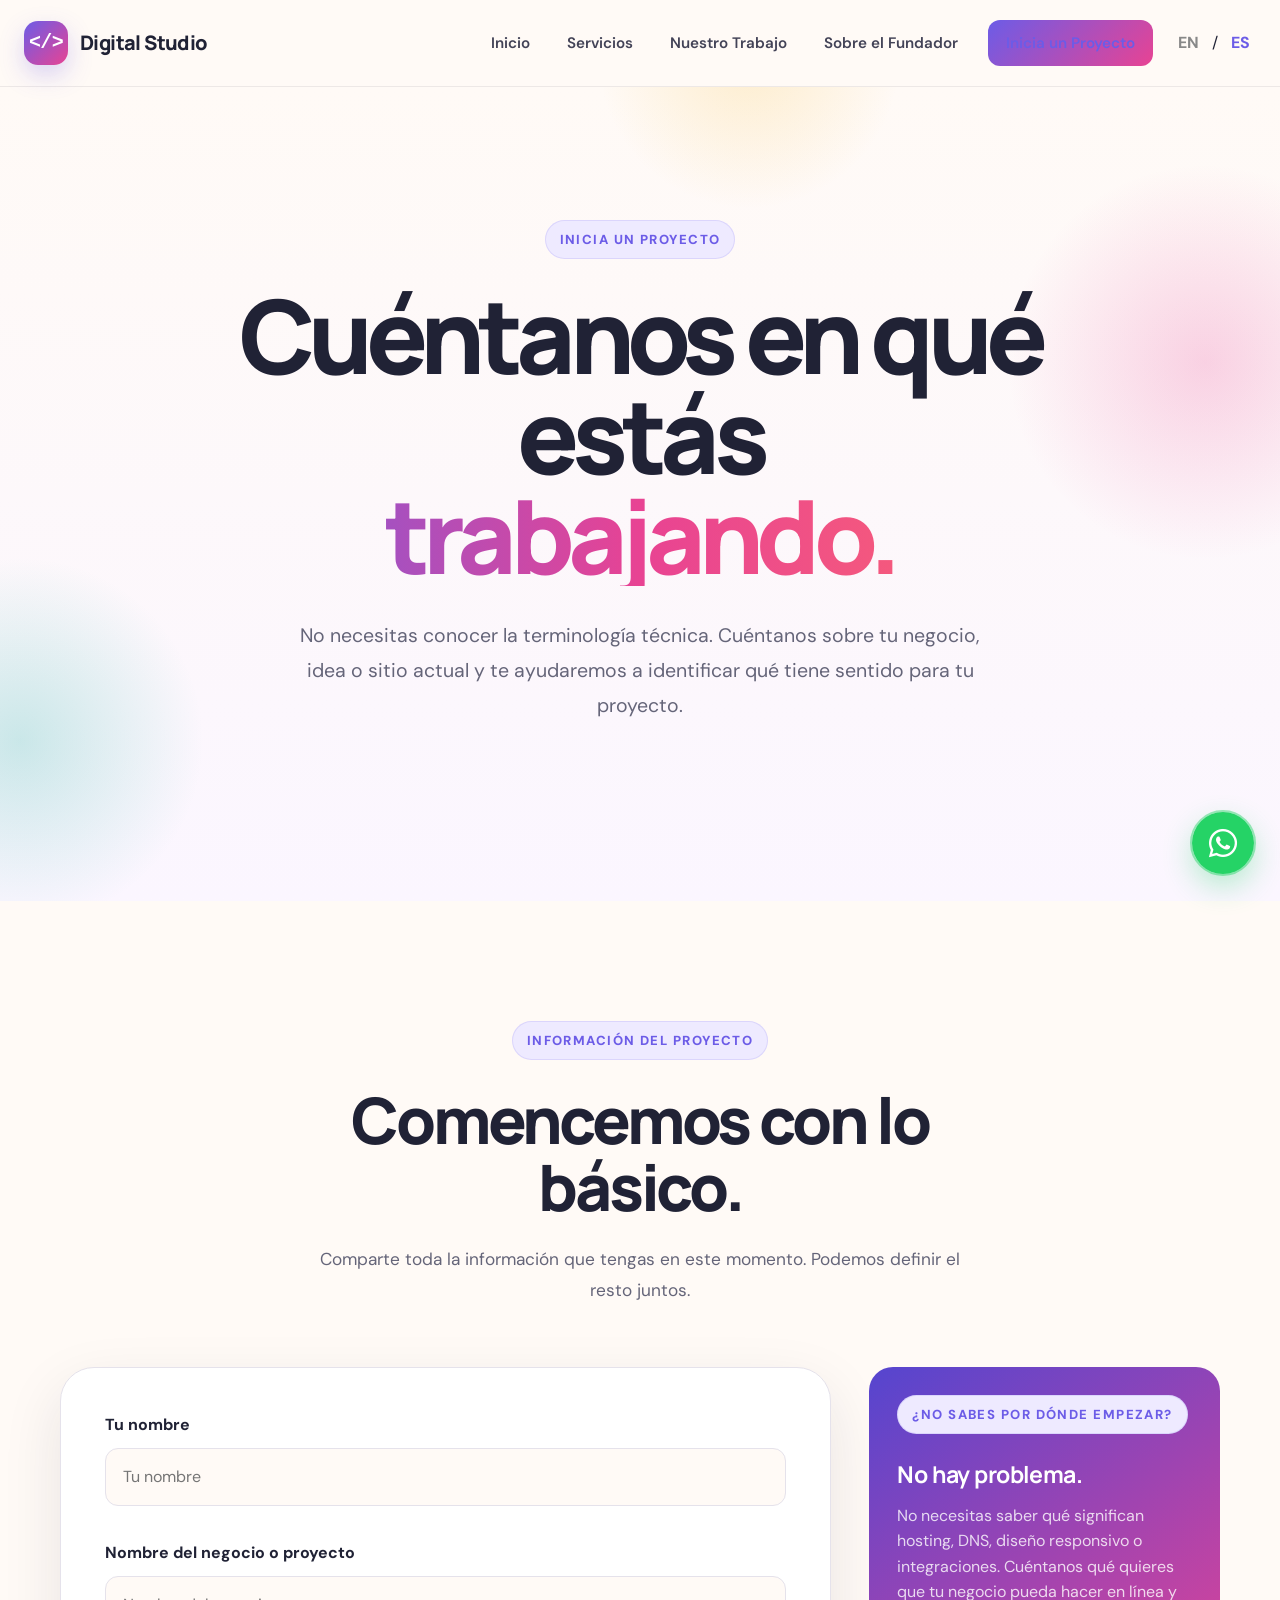
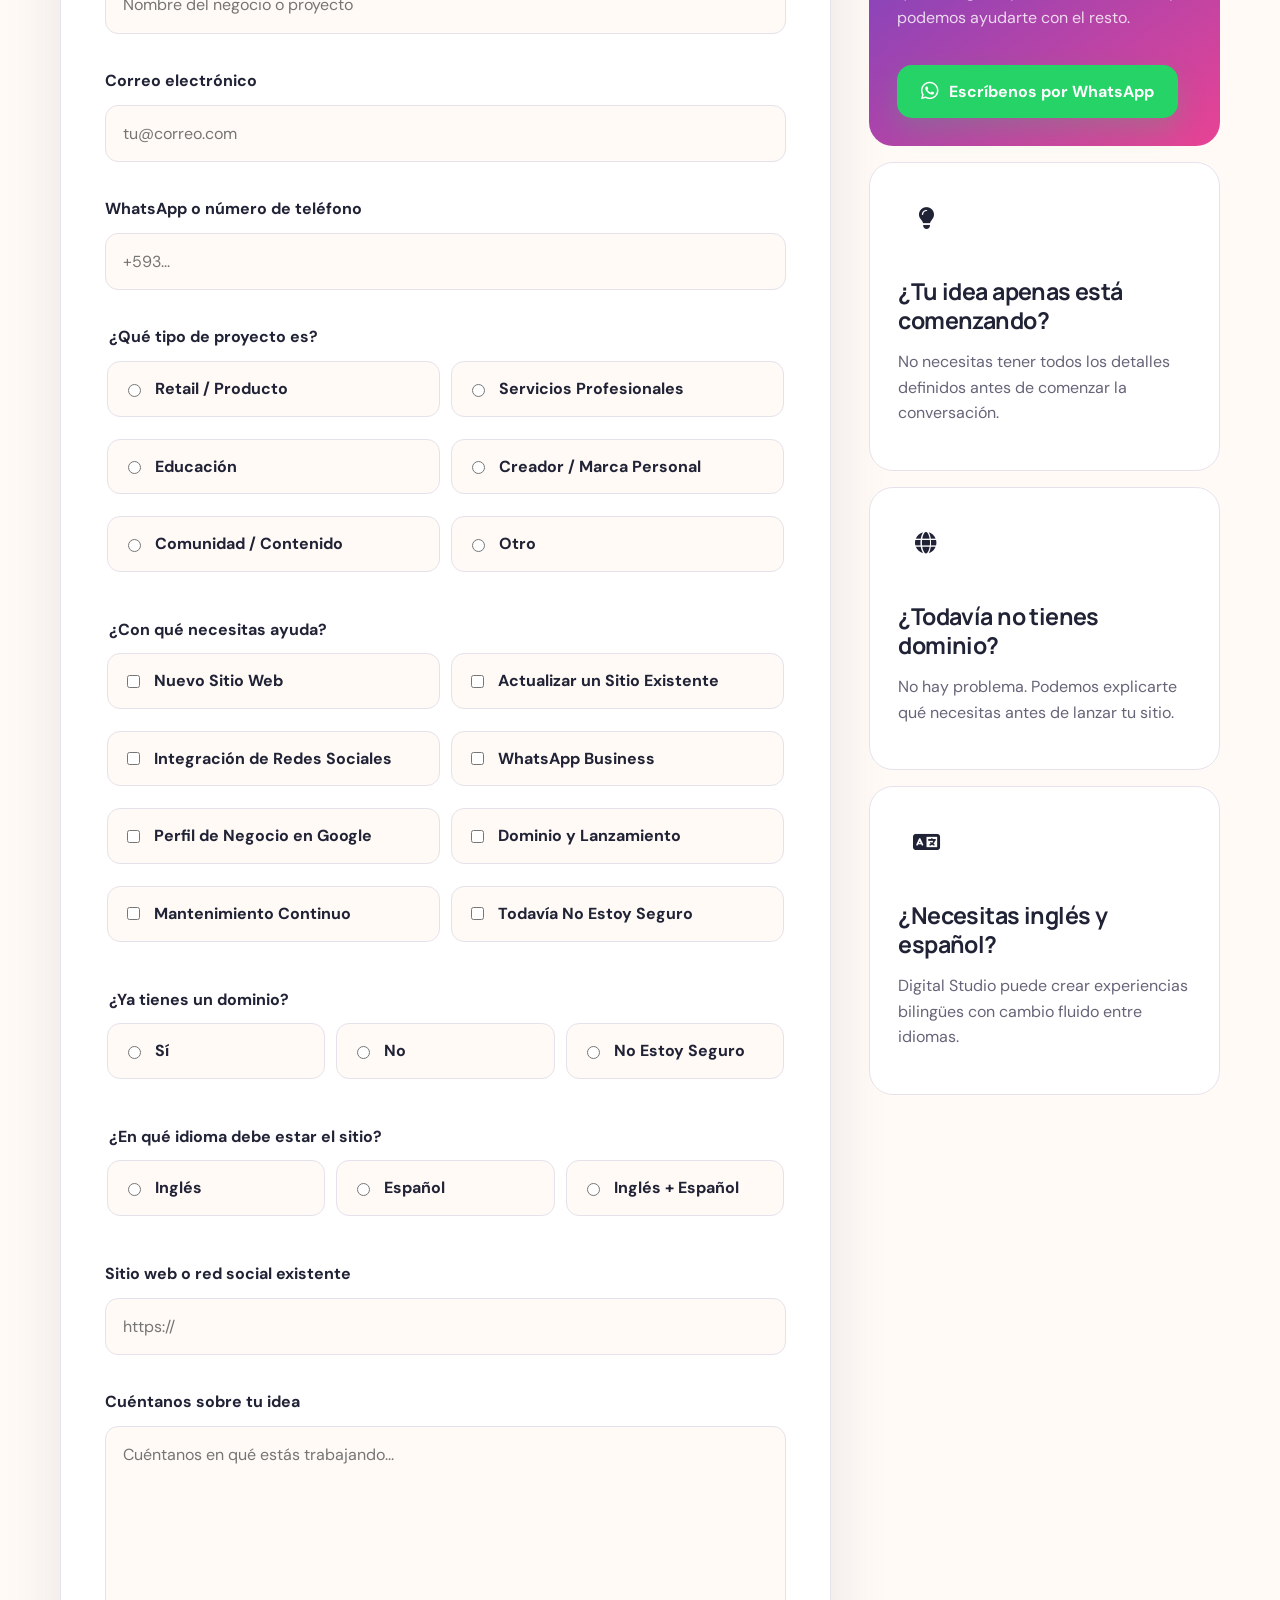
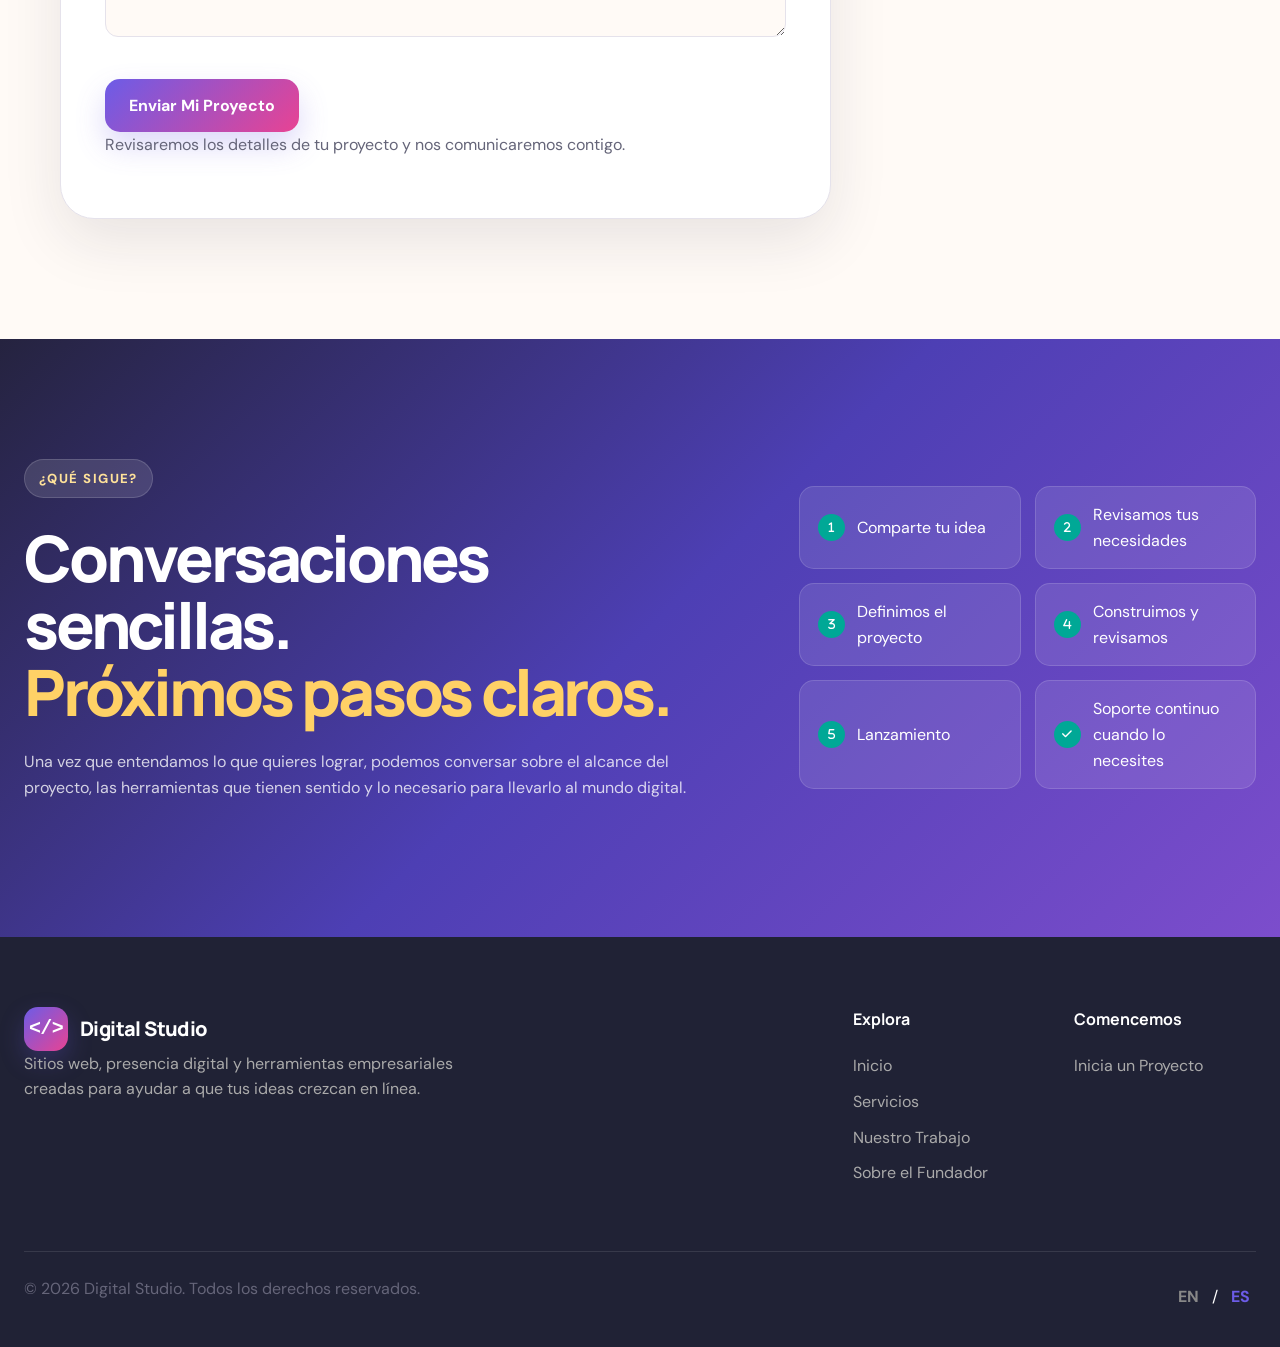
<file: contact.html>
<!DOCTYPE html>
<html lang="es">

<head>

  <meta charset="UTF-8">

  <meta
    name="viewport"
    content="width=device-width, initial-scale=1.0"
  >

  <meta
    name="description"
    content="Inicia un proyecto con Digital Studio. Cuéntanos sobre tu negocio, idea o sitio web y te ayudaremos a definir una presencia digital clara y funcional."
  >

  <title>Inicia un Proyecto | Digital Studio</title>

  <!-- Favicon -->
  <link
    rel="icon"
    type="image/png"
    href="images/Digital%20Studio%20Logo.png"
  >

  <!-- Main Stylesheet -->
  <link
    rel="stylesheet"
    href="css/style.css"
  >

  <!-- Google Fonts -->
  <link
    rel="preconnect"
    href="https://fonts.googleapis.com"
  >

  <link
    rel="preconnect"
    href="https://fonts.gstatic.com"
    crossorigin
  >

  <link
    href="https://fonts.googleapis.com/css2?family=DM+Sans:wght@400;500;600;700&family=Manrope:wght@400;500;600;700;800&display=swap"
    rel="stylesheet"
  >

  <!-- Font Awesome -->
  <link
    rel="stylesheet"
    href="https://cdnjs.cloudflare.com/ajax/libs/font-awesome/6.5.1/css/all.min.css"
  >

</head>


<body>


  <!-- =====================================================
       HEADER / NAVIGATION
  ====================================================== -->

  <header class="site-header">

    <nav class="navbar">

      <a
        href="index.html"
        class="brand"
      >
        <span class="brand-mark">&lt;/&gt;</span>
        <span>Digital Studio</span>
      </a>


      <button
        class="mobile-menu-button"
        id="mobileMenuButton"
        aria-label="Open navigation menu"
        aria-expanded="false"
      >
        <i class="fa-solid fa-bars"></i>
      </button>


      <div
        class="nav-menu"
        id="navMenu"
      >

        <a
          href="index.html"
          class="nav-link"
          data-i18n="nav.home"
        >
          Inicio
        </a>

        <a
          href="services.html"
          class="nav-link"
          data-i18n="nav.services"
        >
          Servicios
        </a>

        <a
          href="portfolio.html"
          class="nav-link"
          data-i18n="nav.work"
        >
          Nuestro Trabajo
        </a>

        <a
          href="about.html"
          class="nav-link"
          data-i18n="nav.about"
        >
          Sobre David
        </a>

        <a
          href="contact.html"
          class="nav-link nav-cta active"
          data-i18n="nav.start"
        >
          Inicia un Proyecto
        </a>


        <div class="language-switcher">

          <button
            class="language-button"
            data-lang="en"
            type="button"
          >
            EN
          </button>

          <span>/</span>

          <button
            class="language-button active"
            data-lang="es"
            type="button"
          >
            ES
          </button>

        </div>

      </div>

    </nav>

  </header>



  <main>


    <!-- ===================================================
         CONTACT HERO
    ==================================================== -->

    <section class="hero">

      <div class="hero-decoration hero-decoration-one"></div>
      <div class="hero-decoration hero-decoration-two"></div>
      <div class="hero-decoration hero-decoration-three"></div>


      <div class="hero-content">

        <div
          class="eyebrow"
          data-i18n="contact.hero.eyebrow"
        >
          Inicia un Proyecto
        </div>


        <h1 data-i18n="contact.hero.title">
          Cuéntanos en qué estás
          <span>trabajando.</span>
        </h1>


        <p
          class="hero-description"
          data-i18n="contact.hero.description"
        >
          No necesitas conocer la terminología técnica.
          Cuéntanos sobre tu negocio, idea o sitio actual
          y te ayudaremos a identificar qué tiene sentido
          para tu proyecto.
        </p>

      </div>

    </section>



    <!-- ===================================================
         PROJECT INTAKE
    ==================================================== -->

    <section class="section">

      <div class="section-heading">

        <span
          class="section-label"
          data-i18n="contact.form.label"
        >
          Información del Proyecto
        </span>


        <h2 data-i18n="contact.form.title">
          Comencemos con lo básico.
        </h2>


        <p data-i18n="contact.form.description">
          Comparte toda la información que tengas en este momento.
          Podemos definir el resto juntos.
        </p>

      </div>



      <div class="contact-layout">


        <!-- =================================================
             FORM
        ================================================== -->

        <form
          class="project-form"
          id="projectForm"
        >


          <!-- NAME -->

          <div class="form-group">

            <label
              for="name"
              data-i18n="contact.form.name"
            >
              Tu nombre
            </label>

            <input
              type="text"
              id="name"
              name="name"
              placeholder="Tu nombre"
              data-i18n-placeholder="contact.placeholders.name"
              required
            >

          </div>



          <!-- BUSINESS -->

          <div class="form-group">

            <label
              for="business"
              data-i18n="contact.form.business"
            >
              Nombre del negocio o proyecto
            </label>

            <input
              type="text"
              id="business"
              name="business"
              placeholder="Nombre del negocio o proyecto"
              data-i18n-placeholder="contact.placeholders.business"
            >

          </div>



          <!-- EMAIL -->

          <div class="form-group">

            <label
              for="email"
              data-i18n="contact.form.email"
            >
              Correo electrónico
            </label>

            <input
              type="email"
              id="email"
              name="email"
              placeholder="tu@correo.com"
              data-i18n-placeholder="contact.placeholders.email"
              required
            >

          </div>



          <!-- WHATSAPP / PHONE -->

          <div class="form-group">

            <label
              for="whatsapp"
              data-i18n="contact.form.whatsapp"
            >
              WhatsApp o número de teléfono
            </label>

            <input
              type="tel"
              id="whatsapp"
              name="whatsapp"
              placeholder="+593..."
              data-i18n-placeholder="contact.placeholders.whatsapp"
            >

          </div>



          <!-- PROJECT TYPE -->

          <fieldset class="form-group">

            <legend data-i18n="contact.form.projectType">
              ¿Qué tipo de proyecto es?
            </legend>


            <div class="option-grid">

              <label class="option-card">

                <input
                  type="radio"
                  name="project_type"
                  value="retail"
                >

                <span data-i18n="contact.form.types.retail">
                  Retail / Producto
                </span>

              </label>


              <label class="option-card">

                <input
                  type="radio"
                  name="project_type"
                  value="services"
                >

                <span data-i18n="contact.form.types.services">
                  Servicios Profesionales
                </span>

              </label>


              <label class="option-card">

                <input
                  type="radio"
                  name="project_type"
                  value="education"
                >

                <span data-i18n="contact.form.types.education">
                  Educación
                </span>

              </label>


              <label class="option-card">

                <input
                  type="radio"
                  name="project_type"
                  value="creator"
                >

                <span data-i18n="contact.form.types.creator">
                  Creador / Marca Personal
                </span>

              </label>


              <label class="option-card">

                <input
                  type="radio"
                  name="project_type"
                  value="community"
                >

                <span data-i18n="contact.form.types.community">
                  Comunidad / Contenido
                </span>

              </label>


              <label class="option-card">

                <input
                  type="radio"
                  name="project_type"
                  value="other"
                >

                <span data-i18n="contact.form.types.other">
                  Otro
                </span>

              </label>

            </div>

          </fieldset>



          <!-- SERVICES NEEDED -->

          <fieldset class="form-group">

            <legend data-i18n="contact.form.servicesNeeded">
              ¿Con qué necesitas ayuda?
            </legend>


            <div class="option-grid">


              <label class="option-card">

                <input
                  type="checkbox"
                  name="services"
                  value="website"
                >

                <span data-i18n="contact.form.services.website">
                  Nuevo Sitio Web
                </span>

              </label>


              <label class="option-card">

                <input
                  type="checkbox"
                  name="services"
                  value="update"
                >

                <span data-i18n="contact.form.services.update">
                  Actualizar un Sitio Existente
                </span>

              </label>


              <label class="option-card">

                <input
                  type="checkbox"
                  name="services"
                  value="social"
                >

                <span data-i18n="contact.form.services.social">
                  Integración de Redes Sociales
                </span>

              </label>


              <label class="option-card">

                <input
                  type="checkbox"
                  name="services"
                  value="whatsapp"
                >

                <span data-i18n="contact.form.services.whatsapp">
                  WhatsApp Business
                </span>

              </label>


              <label class="option-card">

                <input
                  type="checkbox"
                  name="services"
                  value="google"
                >

                <span data-i18n="contact.form.services.google">
                  Perfil de Negocio en Google
                </span>

              </label>


              <label class="option-card">

                <input
                  type="checkbox"
                  name="services"
                  value="domain"
                >

                <span data-i18n="contact.form.services.domain">
                  Dominio y Lanzamiento
                </span>

              </label>


              <label class="option-card">

                <input
                  type="checkbox"
                  name="services"
                  value="maintenance"
                >

                <span data-i18n="contact.form.services.maintenance">
                  Mantenimiento Continuo
                </span>

              </label>


              <label class="option-card">

                <input
                  type="checkbox"
                  name="services"
                  value="unsure"
                >

                <span data-i18n="contact.form.services.unsure">
                  Todavía No Estoy Seguro
                </span>

              </label>

            </div>

          </fieldset>



          <!-- DOMAIN -->

          <fieldset class="form-group">

            <legend data-i18n="contact.form.domain">
              ¿Ya tienes un dominio?
            </legend>


            <div class="option-grid option-grid-three">

              <label class="option-card">

                <input
                  type="radio"
                  name="domain"
                  value="yes"
                >

                <span data-i18n="contact.form.answers.yes">
                  Sí
                </span>

              </label>


              <label class="option-card">

                <input
                  type="radio"
                  name="domain"
                  value="no"
                >

                <span data-i18n="contact.form.answers.no">
                  No
                </span>

              </label>


              <label class="option-card">

                <input
                  type="radio"
                  name="domain"
                  value="unsure"
                >

                <span data-i18n="contact.form.answers.unsure">
                  No Estoy Seguro
                </span>

              </label>

            </div>

          </fieldset>



          <!-- LANGUAGE -->

          <fieldset class="form-group">

            <legend data-i18n="contact.form.language">
              ¿En qué idioma debe estar el sitio?
            </legend>


            <div class="option-grid option-grid-three">

              <label class="option-card">

                <input
                  type="radio"
                  name="language"
                  value="english"
                >

                <span data-i18n="contact.form.languages.english">
                  Inglés
                </span>

              </label>


              <label class="option-card">

                <input
                  type="radio"
                  name="language"
                  value="spanish"
                >

                <span data-i18n="contact.form.languages.spanish">
                  Español
                </span>

              </label>


              <label class="option-card">

                <input
                  type="radio"
                  name="language"
                  value="bilingual"
                >

                <span data-i18n="contact.form.languages.bilingual">
                  Inglés + Español
                </span>

              </label>

            </div>

          </fieldset>



          <!-- EXISTING WEBSITE -->

          <div class="form-group">

            <label
              for="website"
              data-i18n="contact.form.website"
            >
              Sitio web o red social existente
            </label>

            <input
              type="url"
              id="website"
              name="website"
              placeholder="https://"
              data-i18n-placeholder="contact.placeholders.website"
            >

          </div>



          <!-- PROJECT MESSAGE -->

          <div class="form-group">

            <label
              for="message"
              data-i18n="contact.form.message"
            >
              Cuéntanos sobre tu idea
            </label>

            <textarea
              id="message"
              name="message"
              rows="7"
              placeholder="Cuéntanos en qué estás trabajando..."
              data-i18n-placeholder="contact.placeholders.message"
              required
            ></textarea>

          </div>



          <!-- SUBMIT -->

          <div class="form-submit">

            <button
              type="submit"
              class="button button-primary"
              data-i18n="contact.form.submit"
            >
              Enviar Mi Proyecto
            </button>


            <p
              class="form-note"
              data-i18n="contact.form.note"
            >
              Revisaremos los detalles de tu proyecto
              y nos comunicaremos contigo.
            </p>

          </div>

        </form>



        <!-- =================================================
             SIDEBAR
        ================================================== -->

        <aside class="contact-sidebar">


          <!-- WHATSAPP CARD -->

          <div class="contact-sidebar-card">

            <span
              class="section-label"
              data-i18n="contact.sidebar.label"
            >
              ¿No Sabes Por Dónde Empezar?
            </span>


            <h3 data-i18n="contact.sidebar.title">
              No hay problema.
            </h3>


            <p data-i18n="contact.sidebar.description">
              No necesitas saber qué significan hosting,
              DNS, diseño responsivo o integraciones.
              Cuéntanos qué quieres que tu negocio pueda hacer
              en línea y podemos ayudarte con el resto.
            </p>


            <a
              href="https://wa.me/593993744247?text=Hola%21%20Estoy%20interesado%2Fa%20en%20conocer%20m%C3%A1s%20sobre%20Digital%20Studio."
              target="_blank"
              rel="noopener noreferrer"
              class="button whatsapp-button"
            >
              <i class="fa-brands fa-whatsapp"></i>

              <span data-i18n="contact.whatsappButton">
                Escríbenos por WhatsApp
              </span>
            </a>

          </div>



          <!-- IDEA -->

          <div class="contact-sidebar-card">

            <div class="service-icon">
              <i class="fa-solid fa-lightbulb"></i>
            </div>


            <h3 data-i18n="contact.sidebar.idea.title">
              ¿Tu idea apenas está comenzando?
            </h3>


            <p data-i18n="contact.sidebar.idea.description">
              No necesitas tener todos los detalles definidos
              antes de comenzar la conversación.
            </p>

          </div>



          <!-- DOMAIN -->

          <div class="contact-sidebar-card">

            <div class="service-icon">
              <i class="fa-solid fa-globe"></i>
            </div>


            <h3 data-i18n="contact.sidebar.domain.title">
              ¿Todavía no tienes dominio?
            </h3>


            <p data-i18n="contact.sidebar.domain.description">
              No hay problema. Podemos explicarte qué necesitas
              antes de lanzar tu sitio.
            </p>

          </div>



          <!-- BILINGUAL -->

          <div class="contact-sidebar-card">

            <div class="service-icon">
              <i class="fa-solid fa-language"></i>
            </div>


            <h3 data-i18n="contact.sidebar.bilingual.title">
              ¿Necesitas inglés y español?
            </h3>


            <p data-i18n="contact.sidebar.bilingual.description">
              Digital Studio puede crear experiencias bilingües
              con cambio fluido entre idiomas.
            </p>

          </div>

        </aside>

      </div>

    </section>



    <!-- ===================================================
         WHAT HAPPENS NEXT
    ==================================================== -->

    <section class="digital-section">

      <div class="digital-content">


        <div class="digital-copy">

          <span
            class="section-label light-label"
            data-i18n="contact.next.label"
          >
            ¿Qué Sigue?
          </span>


          <h2 data-i18n="contact.next.title">
            Conversaciones sencillas.
            <span>Próximos pasos claros.</span>
          </h2>


          <p data-i18n="contact.next.description">
            Una vez que entendamos lo que quieres lograr,
            podemos conversar sobre el alcance del proyecto,
            las herramientas que tienen sentido y lo necesario
            para llevarlo al mundo digital.
          </p>

        </div>



        <div class="digital-list">

          <div>
            <i class="fa-solid fa-1"></i>

            <span data-i18n="contact.next.step1">
              Comparte tu idea
            </span>
          </div>


          <div>
            <i class="fa-solid fa-2"></i>

            <span data-i18n="contact.next.step2">
              Revisamos tus necesidades
            </span>
          </div>


          <div>
            <i class="fa-solid fa-3"></i>

            <span data-i18n="contact.next.step3">
              Definimos el proyecto
            </span>
          </div>


          <div>
            <i class="fa-solid fa-4"></i>

            <span data-i18n="contact.next.step4">
              Construimos y revisamos
            </span>
          </div>


          <div>
            <i class="fa-solid fa-5"></i>

            <span data-i18n="contact.next.step5">
              Lanzamiento
            </span>
          </div>


          <div>
            <i class="fa-solid fa-check"></i>

            <span data-i18n="contact.next.step6">
              Soporte continuo cuando lo necesites
            </span>
          </div>

        </div>

      </div>

    </section>

  </main>



  <!-- =====================================================
       FOOTER
  ====================================================== -->

  <footer class="site-footer">

    <div class="footer-content">


      <div class="footer-brand">

        <a
          href="index.html"
          class="brand footer-logo"
        >
          <span class="brand-mark">&lt;/&gt;</span>
          <span>Digital Studio</span>
        </a>


        <p data-i18n="footer.tagline">
          Sitios web, presencia digital y herramientas empresariales
          creadas para ayudar a que tus ideas crezcan en línea.
        </p>

      </div>


      <div class="footer-links">

        <div>

          <h4 data-i18n="footer.explore">
            Explora
          </h4>


          <a
            href="index.html"
            data-i18n="nav.home"
          >
            Inicio
          </a>


          <a
            href="services.html"
            data-i18n="nav.services"
          >
            Servicios
          </a>


          <a
            href="portfolio.html"
            data-i18n="nav.work"
          >
            Nuestro Trabajo
          </a>


          <a
            href="about.html"
            data-i18n="nav.about"
          >
            Sobre David
          </a>

        </div>


        <div>

          <h4 data-i18n="footer.contact">
            Comencemos
          </h4>


          <a
            href="contact.html"
            data-i18n="nav.start"
          >
            Inicia un Proyecto
          </a>

        </div>

      </div>

    </div>


    <div class="footer-bottom">

      <p>
        © <span id="currentYear"></span> Digital Studio.

        <span data-i18n="footer.rights">
          Todos los derechos reservados.
        </span>
      </p>


      <div class="footer-language">

        <button
          class="language-button"
          data-lang="en"
          type="button"
        >
          EN
        </button>

        <span>/</span>

        <button
          class="language-button active"
          data-lang="es"
          type="button"
        >
          ES
        </button>

      </div>

    </div>

  </footer>



  <!-- =====================================================
       FLOATING WHATSAPP
  ====================================================== -->

  <a
    class="floating-whatsapp"
    href="https://wa.me/593993744247?text=Hola%21%20Estoy%20interesado%2Fa%20en%20conocer%20m%C3%A1s%20sobre%20los%20servicios%20de%20Digital%20Studio."
    target="_blank"
    rel="noopener noreferrer"
    aria-label="Contact Digital Studio on WhatsApp"
  >
    <i class="fa-brands fa-whatsapp"></i>
  </a>



  <!-- =====================================================
       JAVASCRIPT
  ====================================================== -->

  <script src="js/translation.js"></script>
  <script src="js/script.js"></script>


</body>

</html>
</file>
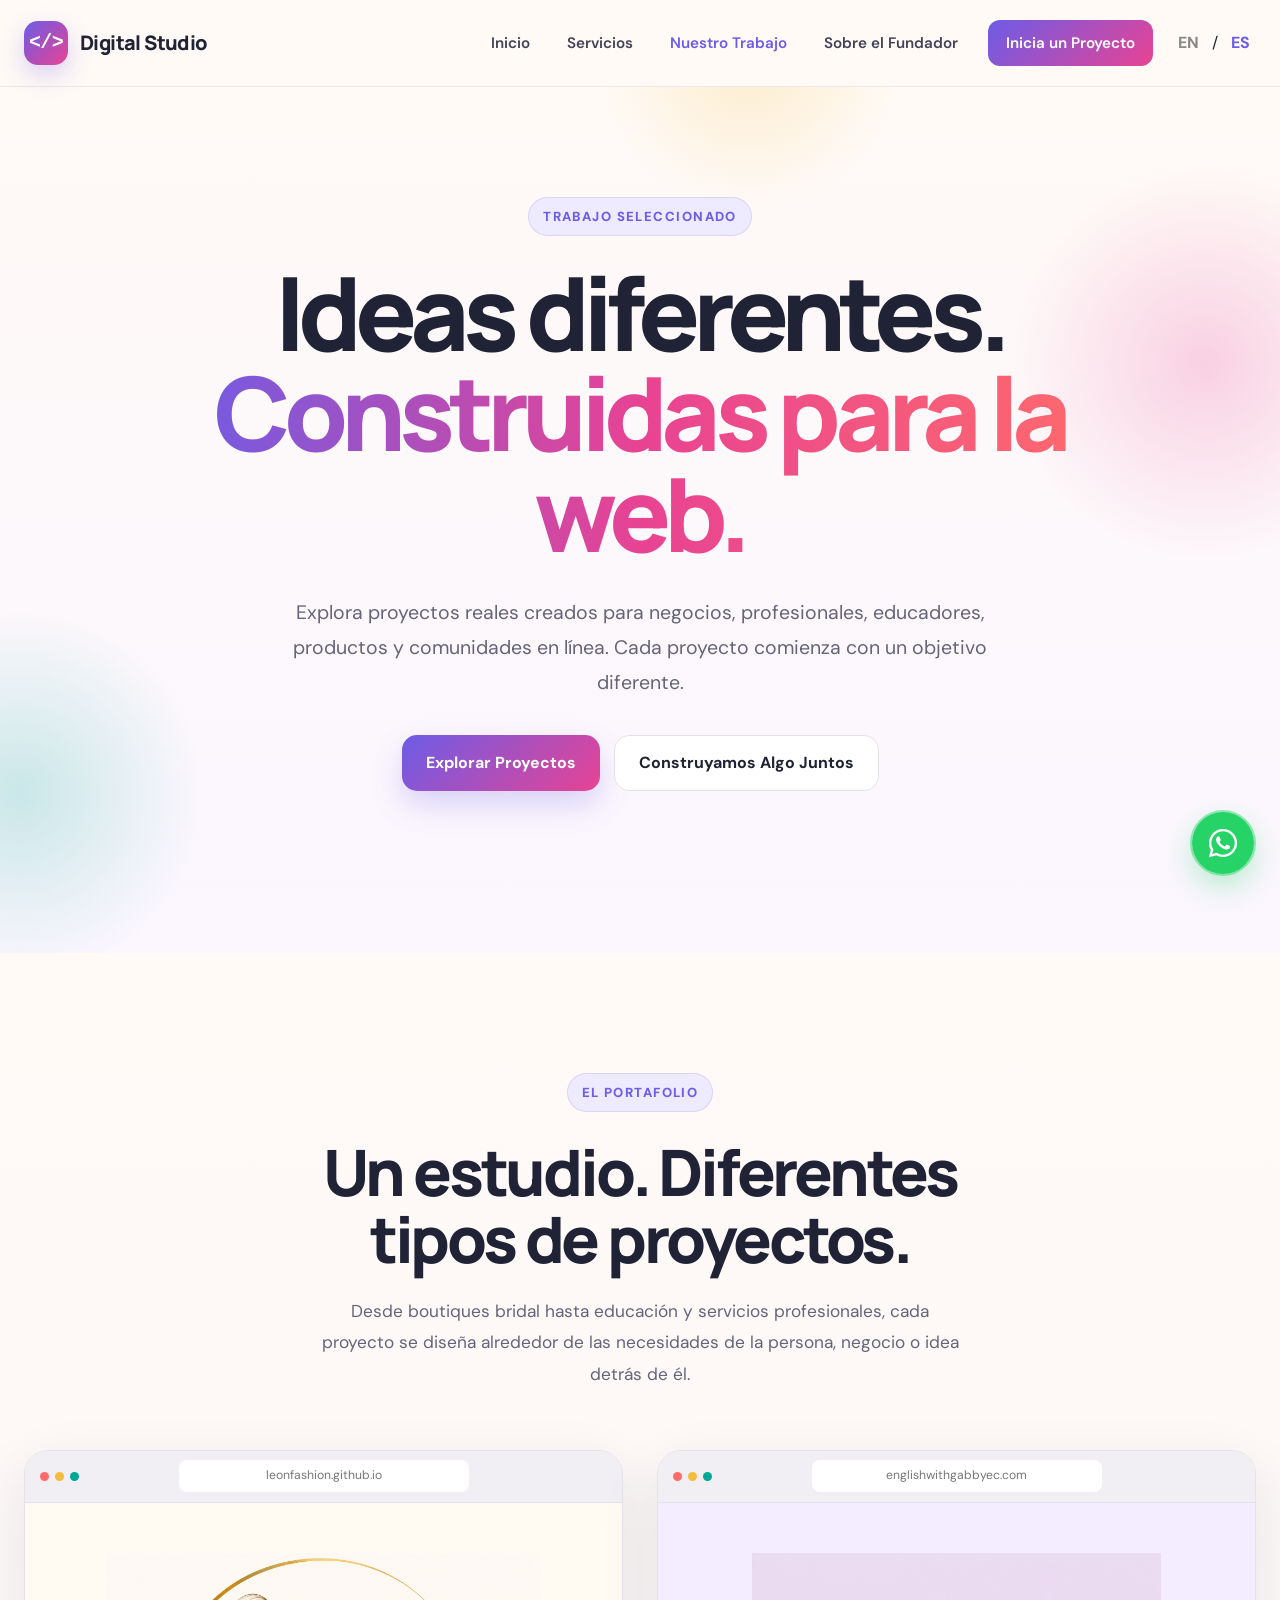
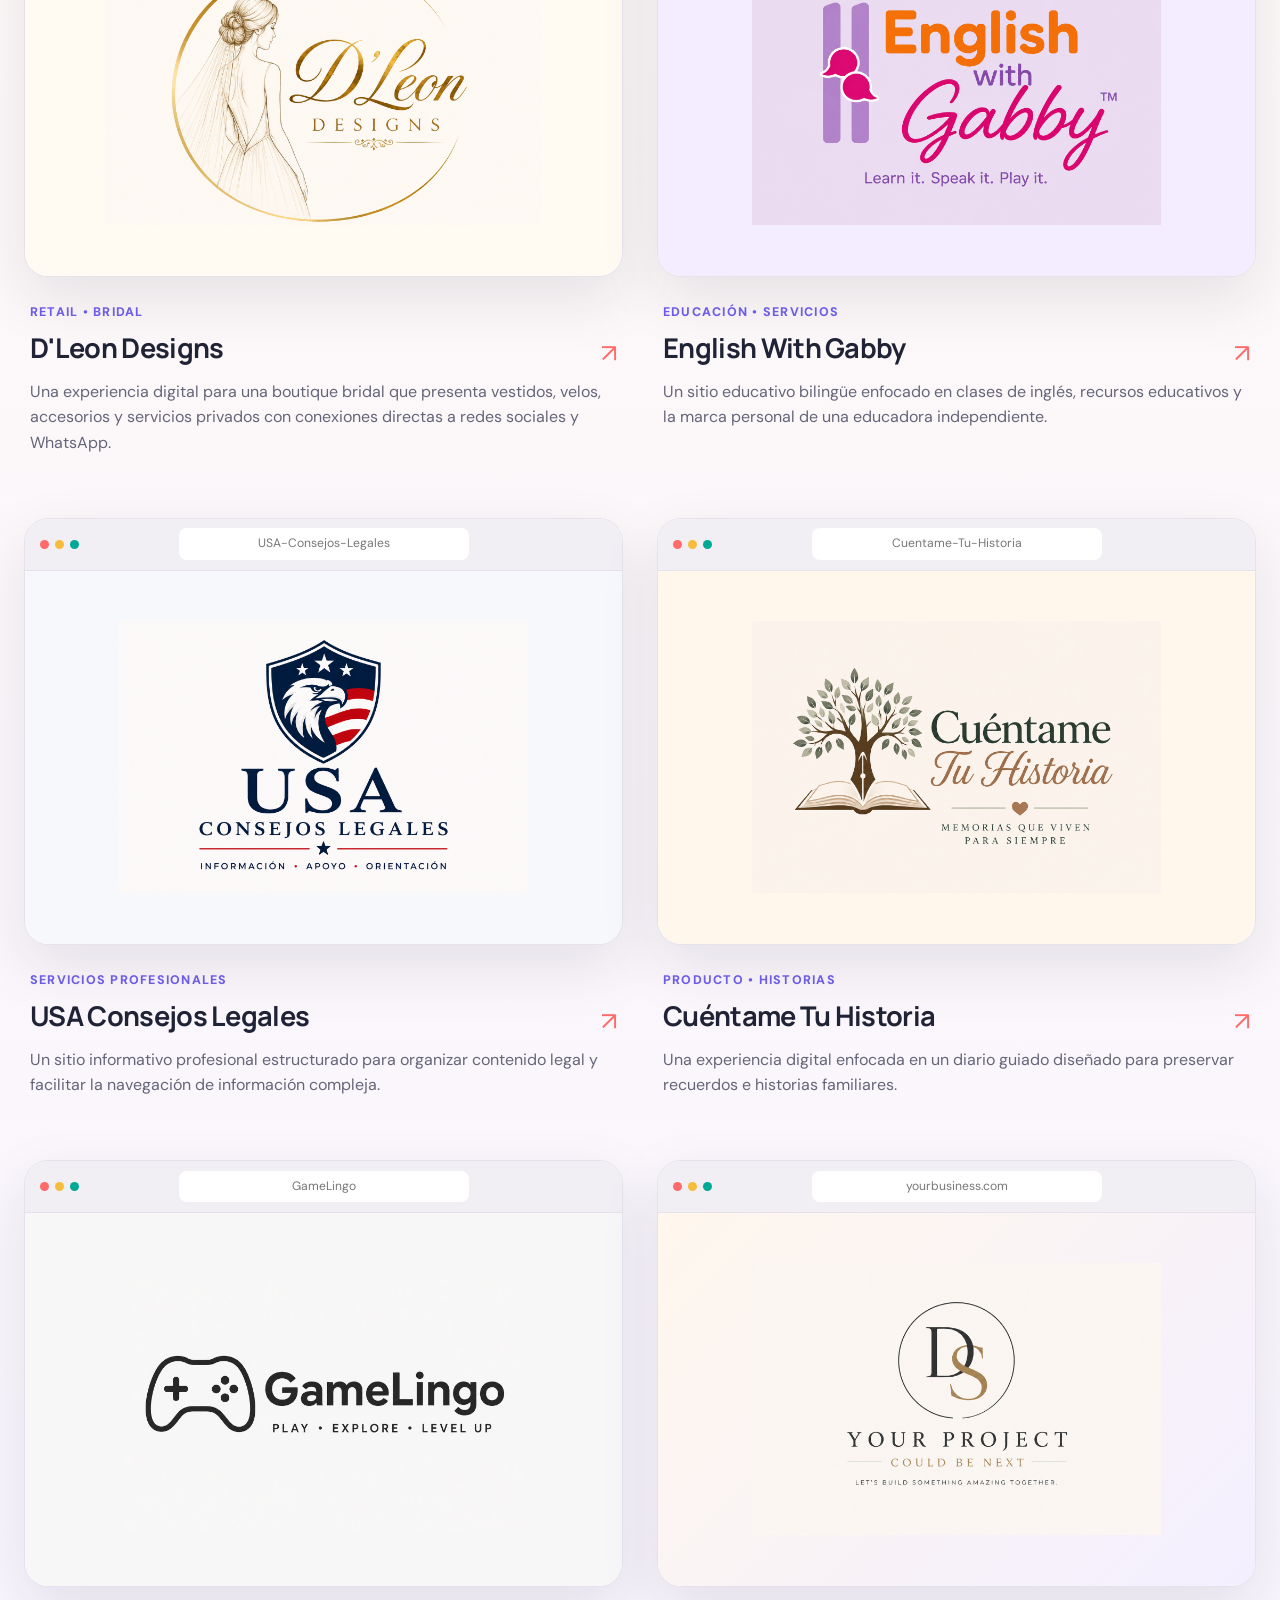
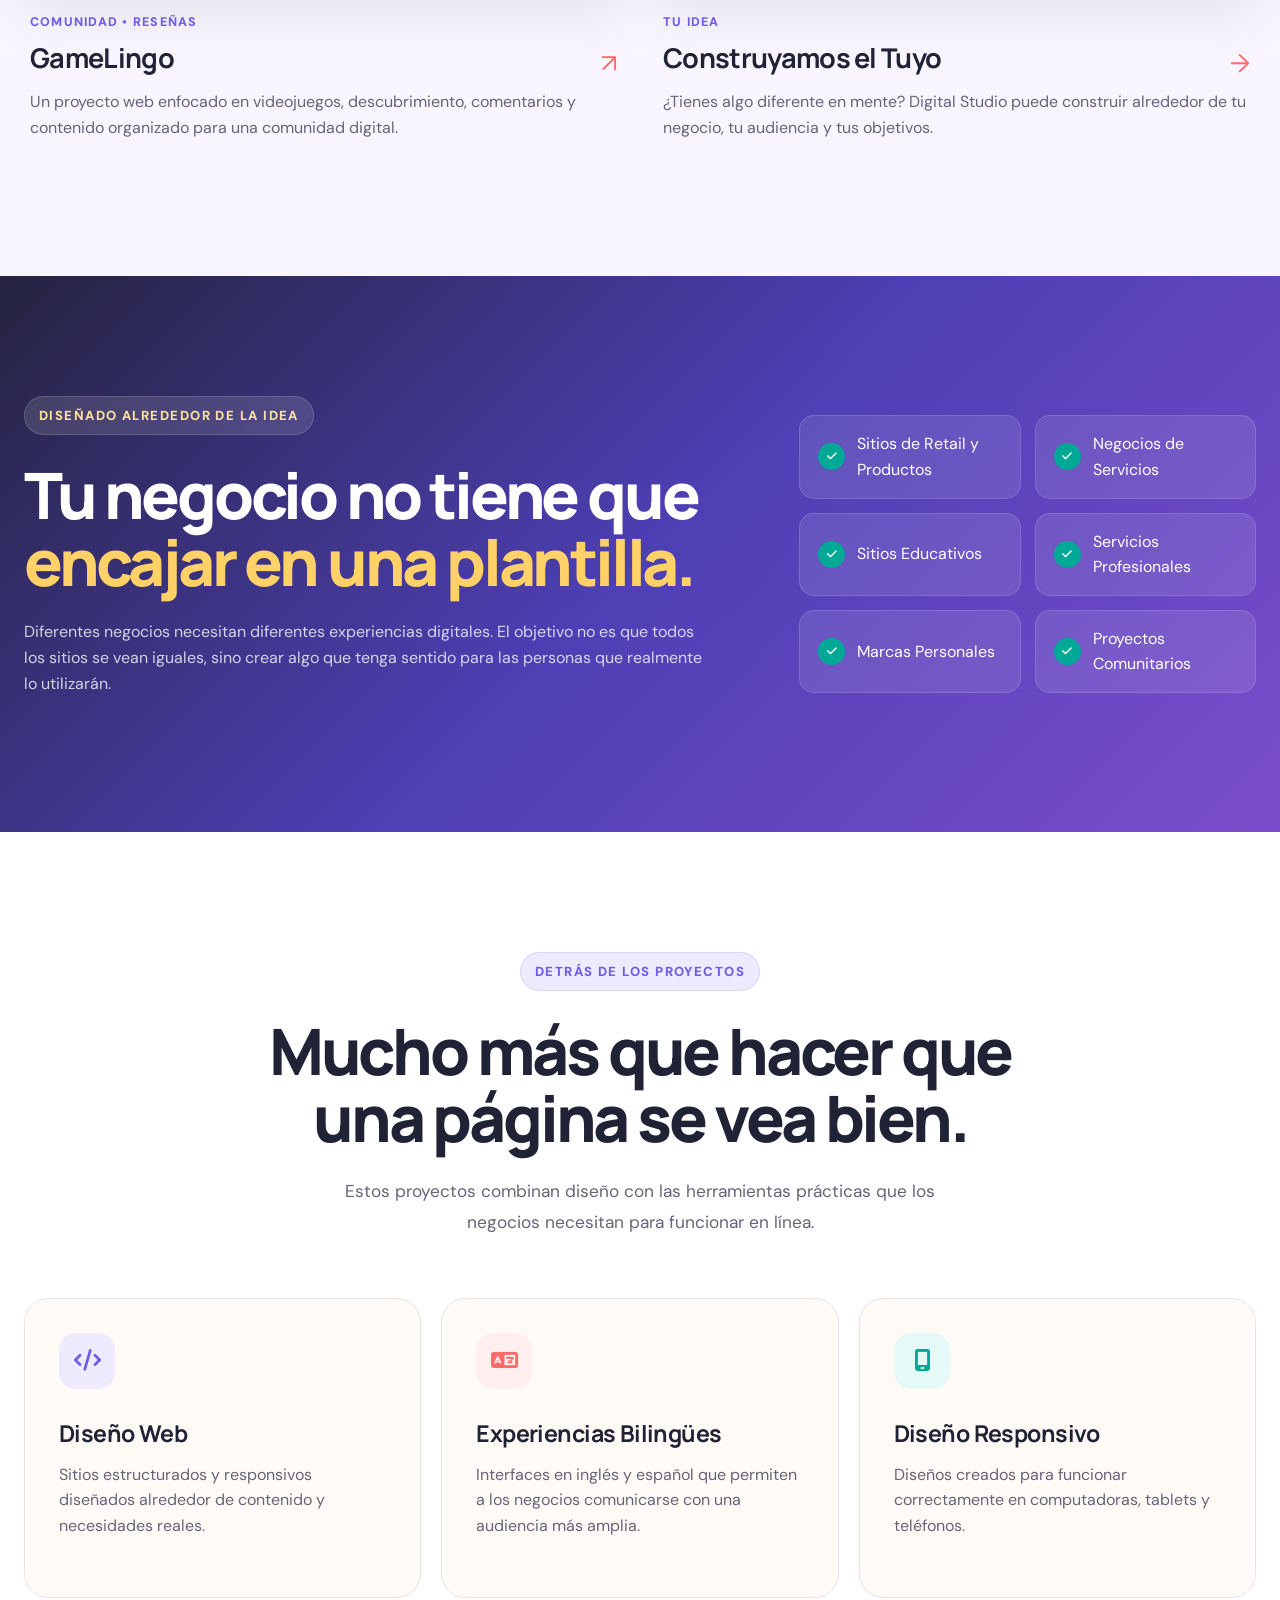
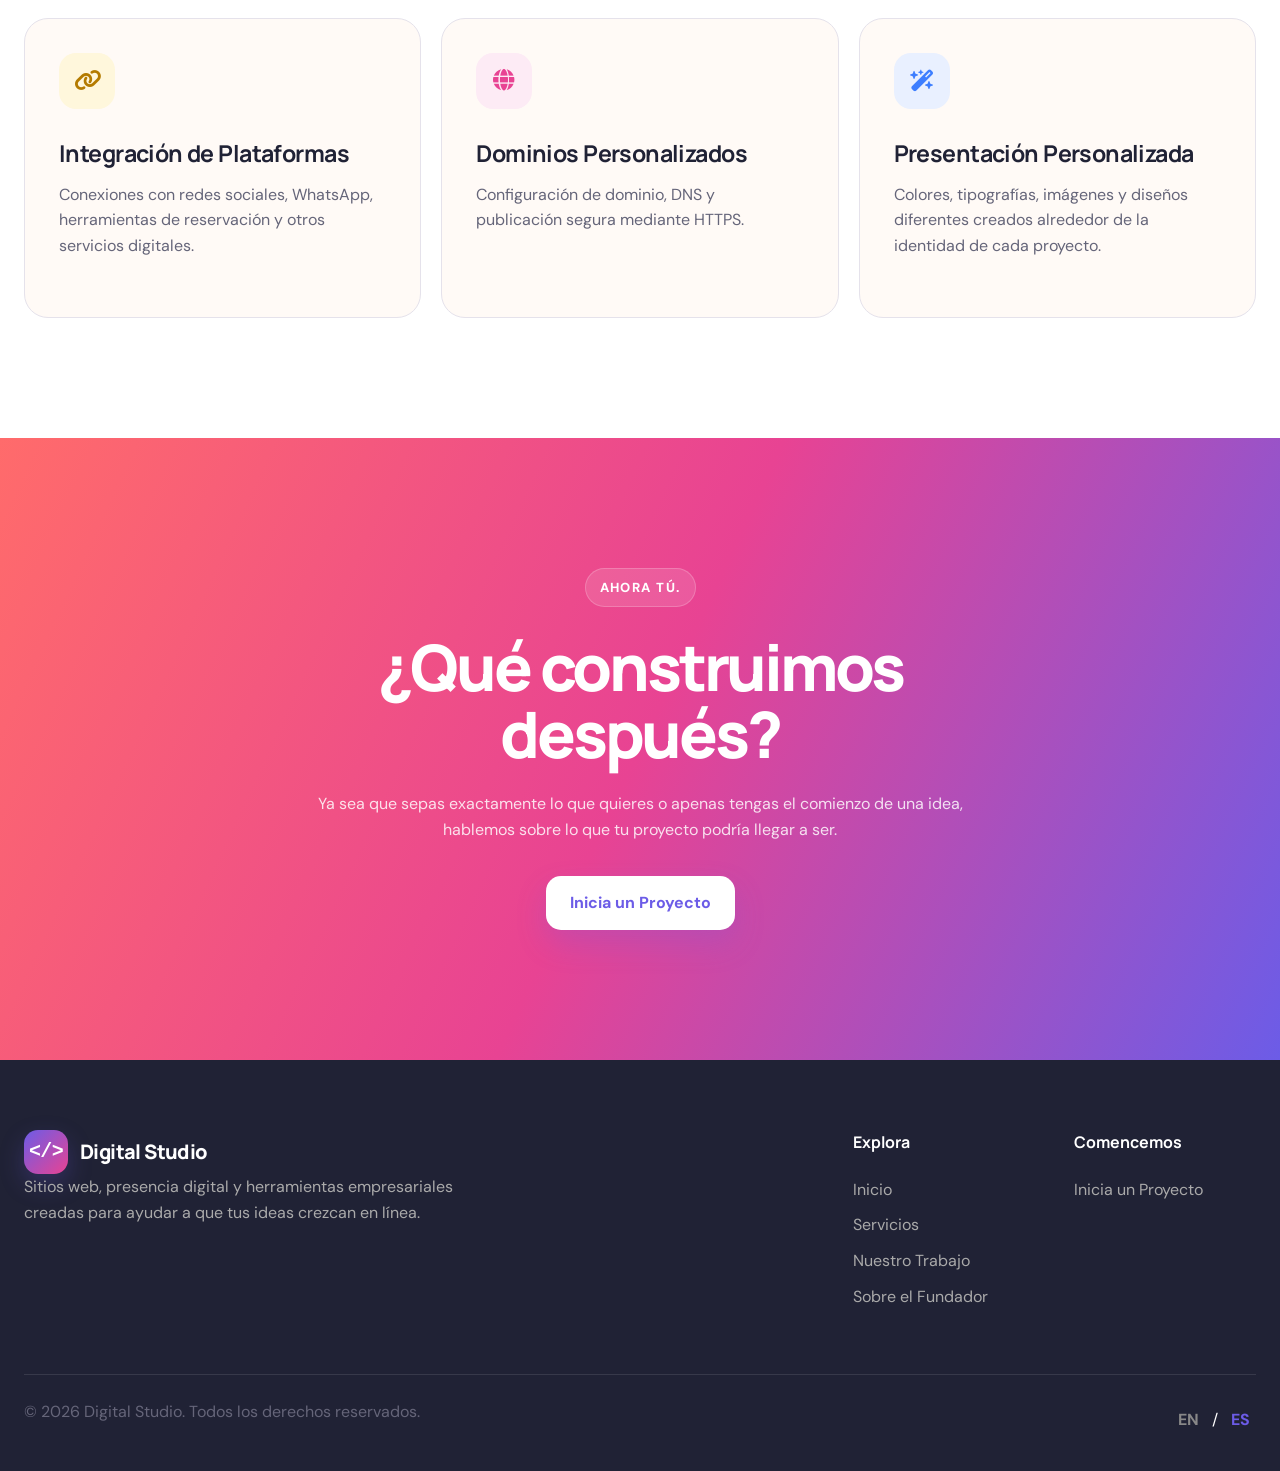
<file: portfolio.html>
<!DOCTYPE html>
<html lang="es">

<head>

  <meta charset="UTF-8">

  <meta
    name="viewport"
    content="width=device-width, initial-scale=1.0"
  >

  <meta
    name="description"
    content="Explora los proyectos digitales creados por Digital Studio para negocios, profesionales, educadores, productos y comunidades en línea."
  >

  <title>Nuestro Trabajo | Digital Studio</title>

  <!-- Favicon -->
  <link
    rel="icon"
    type="image/png"
    href="images/Digital%20Studio%20Logo.png"
  >

  <!-- Main Stylesheet -->
  <link
    rel="stylesheet"
    href="css/style.css"
  >

  <!-- Google Fonts -->
  <link
    rel="preconnect"
    href="https://fonts.googleapis.com"
  >

  <link
    rel="preconnect"
    href="https://fonts.gstatic.com"
    crossorigin
  >

  <link
    href="https://fonts.googleapis.com/css2?family=DM+Sans:wght@400;500;600;700&family=Manrope:wght@400;500;600;700;800&display=swap"
    rel="stylesheet"
  >

  <!-- Font Awesome -->
  <link
    rel="stylesheet"
    href="https://cdnjs.cloudflare.com/ajax/libs/font-awesome/6.5.1/css/all.min.css"
  >

</head>


<body>


  <!-- =====================================================
       HEADER / NAVIGATION
  ====================================================== -->

  <header class="site-header">

    <nav class="navbar">

      <a
        href="index.html"
        class="brand"
      >
        <span class="brand-mark">&lt;/&gt;</span>
        <span>Digital Studio</span>
      </a>


      <button
        class="mobile-menu-button"
        id="mobileMenuButton"
        aria-label="Open navigation menu"
        aria-expanded="false"
      >
        <i class="fa-solid fa-bars"></i>
      </button>


      <div
        class="nav-menu"
        id="navMenu"
      >

        <a
          href="index.html"
          class="nav-link"
          data-i18n="nav.home"
        >
          Inicio
        </a>

        <a
          href="services.html"
          class="nav-link"
          data-i18n="nav.services"
        >
          Servicios
        </a>

        <a
          href="portfolio.html"
          class="nav-link active"
          data-i18n="nav.work"
        >
          Nuestro Trabajo
        </a>

        <a
          href="about.html"
          class="nav-link"
          data-i18n="nav.about"
        >
          Sobre David
        </a>

        <a
          href="contact.html"
          class="nav-link nav-cta"
          data-i18n="nav.start"
        >
          Inicia un Proyecto
        </a>


        <div class="language-switcher">

          <button
            class="language-button"
            data-lang="en"
            type="button"
          >
            EN
          </button>

          <span>/</span>

          <button
            class="language-button active"
            data-lang="es"
            type="button"
          >
            ES
          </button>

        </div>

      </div>

    </nav>

  </header>



  <main>


    <!-- ===================================================
         HERO
    ==================================================== -->

    <section class="hero">

      <div class="hero-decoration hero-decoration-one"></div>
      <div class="hero-decoration hero-decoration-two"></div>
      <div class="hero-decoration hero-decoration-three"></div>


      <div class="hero-content">

        <div
          class="eyebrow"
          data-i18n="portfolio.hero.eyebrow"
        >
          Trabajo Seleccionado
        </div>


        <h1 data-i18n="portfolio.hero.title">
          Ideas diferentes.
          <span>Construidas para la web.</span>
        </h1>


        <p
          class="hero-description"
          data-i18n="portfolio.hero.description"
        >
          Explora proyectos reales creados para negocios, profesionales,
          educadores, productos y comunidades en línea.
          Cada proyecto comienza con un objetivo diferente.
        </p>


        <div class="hero-buttons">

          <a
            href="#projects"
            class="button button-primary"
            data-i18n="portfolio.hero.button"
          >
            Explorar Proyectos
          </a>

          <a
            href="contact.html"
            class="button button-secondary"
            data-i18n="portfolio.hero.contact"
          >
            Construyamos Algo Juntos
          </a>

        </div>

      </div>

    </section>



    <!-- ===================================================
         PORTFOLIO PROJECTS
    ==================================================== -->

    <section
      class="section portfolio-preview"
      id="projects"
    >

      <div class="section-heading">

        <span
          class="section-label"
          data-i18n="portfolio.projects.label"
        >
          El Portafolio
        </span>


        <h2 data-i18n="portfolio.projects.title">
          Un estudio. Diferentes tipos de proyectos.
        </h2>


        <p data-i18n="portfolio.projects.description">
          Desde boutiques bridal hasta educación y servicios profesionales,
          cada proyecto se diseña alrededor de las necesidades de la persona,
          negocio o idea detrás de él.
        </p>

      </div>


      <div class="portfolio-grid">


        <!-- =================================================
             D'LEON DESIGNS
        ================================================== -->

        <a
          href="https://leonfashion.github.io/"
          target="_blank"
          rel="noopener noreferrer"
          class="portfolio-card"
        >

          <div class="browser-window">

            <div class="browser-bar">

              <div class="browser-dots">
                <span></span>
                <span></span>
                <span></span>
              </div>

              <div class="browser-address">
                leonfashion.github.io
              </div>

            </div>


            <div
              class="portfolio-logo-preview portfolio-logo-dleon"
            >

              <img
                src="images/D%27Leon%20Fashion%20Logo.png"
                alt="D'Leon Designs logo"
              >

            </div>

          </div>


          <div class="portfolio-card-info">

            <span
              class="portfolio-category"
              data-i18n="portfolio.dleon.category"
            >
              Retail • Bridal
            </span>


            <div class="portfolio-title-row">

              <h3>D'Leon Designs</h3>

              <span class="portfolio-arrow">
                ↗
              </span>

            </div>


            <p data-i18n="portfolio.dleon.description">
              Una experiencia digital para una boutique bridal que presenta
              vestidos, velos, accesorios y servicios privados con conexiones
              directas a redes sociales y WhatsApp.
            </p>

          </div>

        </a>



        <!-- =================================================
             ENGLISH WITH GABBY
        ================================================== -->

        <a
          href="https://www.englishwithgabbyec.com/"
          target="_blank"
          rel="noopener noreferrer"
          class="portfolio-card"
        >

          <div class="browser-window">

            <div class="browser-bar">

              <div class="browser-dots">
                <span></span>
                <span></span>
                <span></span>
              </div>

              <div class="browser-address">
                englishwithgabbyec.com
              </div>

            </div>


            <div
              class="portfolio-logo-preview portfolio-logo-gabby"
            >

              <img
                src="images/English%20With%20Gabby%20Logo.png"
                alt="English With Gabby logo"
              >

            </div>

          </div>


          <div class="portfolio-card-info">

            <span
              class="portfolio-category"
              data-i18n="portfolio.gabby.category"
            >
              Educación • Servicios
            </span>


            <div class="portfolio-title-row">

              <h3>English With Gabby</h3>

              <span class="portfolio-arrow">
                ↗
              </span>

            </div>


            <p data-i18n="portfolio.gabby.description">
              Un sitio educativo bilingüe enfocado en clases de inglés,
              recursos educativos y la marca personal de una educadora
              independiente.
            </p>

          </div>

        </a>



        <!-- =================================================
             USA CONSEJOS LEGALES
        ================================================== -->

        <a
          href="https://leonfashion.github.io/USA-Consejos-Legales/"
          target="_blank"
          rel="noopener noreferrer"
          class="portfolio-card"
        >

          <div class="browser-window">

            <div class="browser-bar">

              <div class="browser-dots">
                <span></span>
                <span></span>
                <span></span>
              </div>

              <div class="browser-address">
                USA-Consejos-Legales
              </div>

            </div>


            <div
              class="portfolio-logo-preview portfolio-logo-legal"
            >

              <img
                src="images/Servicios%20Legales%20Logo.png"
                alt="USA Consejos Legales logo"
              >

            </div>

          </div>


          <div class="portfolio-card-info">

            <span
              class="portfolio-category"
              data-i18n="portfolio.legal.category"
            >
              Servicios Profesionales
            </span>


            <div class="portfolio-title-row">

              <h3>USA Consejos Legales</h3>

              <span class="portfolio-arrow">
                ↗
              </span>

            </div>


            <p data-i18n="portfolio.legal.description">
              Un sitio informativo profesional estructurado para organizar
              contenido legal y facilitar la navegación de información compleja.
            </p>

          </div>

        </a>



        <!-- =================================================
             CUÉNTAME TU HISTORIA
        ================================================== -->

        <a
          href="https://leonfashion.github.io/Cuentame-Tu-Historia/"
          target="_blank"
          rel="noopener noreferrer"
          class="portfolio-card"
        >

          <div class="browser-window">

            <div class="browser-bar">

              <div class="browser-dots">
                <span></span>
                <span></span>
                <span></span>
              </div>

              <div class="browser-address">
                Cuentame-Tu-Historia
              </div>

            </div>


            <div
              class="portfolio-logo-preview portfolio-logo-cuentame"
            >

              <img
                src="images/Cuentame%20Logo.png"
                alt="Cuéntame Tu Historia logo"
              >

            </div>

          </div>


          <div class="portfolio-card-info">

            <span
              class="portfolio-category"
              data-i18n="portfolio.cuentame.category"
            >
              Producto • Historias
            </span>


            <div class="portfolio-title-row">

              <h3>Cuéntame Tu Historia</h3>

              <span class="portfolio-arrow">
                ↗
              </span>

            </div>


            <p data-i18n="portfolio.cuentame.description">
              Una experiencia digital enfocada en un diario guiado
              diseñado para preservar recuerdos e historias familiares.
            </p>

          </div>

        </a>



        <!-- =================================================
             GAMELINGO
        ================================================== -->

        <a
          href="https://leonfashion.github.io/GameLingo/index.html"
          target="_blank"
          rel="noopener noreferrer"
          class="portfolio-card"
        >

          <div class="browser-window">

            <div class="browser-bar">

              <div class="browser-dots">
                <span></span>
                <span></span>
                <span></span>
              </div>

              <div class="browser-address">
                GameLingo
              </div>

            </div>


            <div
              class="portfolio-logo-preview portfolio-logo-gamelingo"
            >

              <img
                src="images/GameLingo%20Logo.png"
                alt="GameLingo logo"
              >

            </div>

          </div>


          <div class="portfolio-card-info">

            <span
              class="portfolio-category"
              data-i18n="portfolio.gaming.category"
            >
              Comunidad • Reseñas
            </span>


            <div class="portfolio-title-row">

              <h3>GameLingo</h3>

              <span class="portfolio-arrow">
                ↗
              </span>

            </div>


            <p data-i18n="portfolio.gaming.description">
              Un proyecto web enfocado en videojuegos, descubrimiento,
              comentarios y contenido organizado para una comunidad digital.
            </p>

          </div>

        </a>



        <!-- =================================================
             YOUR PROJECT
        ================================================== -->

        <a
          href="contact.html"
          class="portfolio-card"
        >

          <div class="browser-window">

            <div class="browser-bar">

              <div class="browser-dots">
                <span></span>
                <span></span>
                <span></span>
              </div>

              <div class="browser-address">
                yourbusiness.com
              </div>

            </div>


            <div
              class="portfolio-logo-preview portfolio-logo-next"
            >

              <img
                src="images/Digital%20Studio%20Logo.png"
                alt="Digital Studio - Your project could be next"
              >

            </div>

          </div>


          <div class="portfolio-card-info">

            <span
              class="portfolio-category"
              data-i18n="portfolio.yours.category"
            >
              Tu Idea
            </span>


            <div class="portfolio-title-row">

              <h3 data-i18n="portfolio.yours.title">
                Construyamos el Tuyo
              </h3>

              <span class="portfolio-arrow">
                →
              </span>

            </div>


            <p data-i18n="portfolio.yours.description">
              ¿Tienes algo diferente en mente? Digital Studio puede construir
              alrededor de tu negocio, tu audiencia y tus objetivos.
            </p>

          </div>

        </a>

      </div>

    </section>



    <!-- ===================================================
         TYPES OF PROJECTS
    ==================================================== -->

    <section class="digital-section">

      <div class="digital-content">


        <div class="digital-copy">

          <span
            class="section-label light-label"
            data-i18n="portfolio.range.label"
          >
            Diseñado Alrededor de la Idea
          </span>


          <h2 data-i18n="portfolio.range.title">
            Tu negocio no tiene que
            <span>encajar en una plantilla.</span>
          </h2>


          <p data-i18n="portfolio.range.description">
            Diferentes negocios necesitan diferentes experiencias digitales.
            El objetivo no es que todos los sitios se vean iguales,
            sino crear algo que tenga sentido para las personas
            que realmente lo utilizarán.
          </p>

        </div>


        <div class="digital-list">

          <div>
            <i class="fa-solid fa-check"></i>

            <span data-i18n="portfolio.range.retail">
              Sitios de Retail y Productos
            </span>
          </div>

          <div>
            <i class="fa-solid fa-check"></i>

            <span data-i18n="portfolio.range.services">
              Negocios de Servicios
            </span>
          </div>

          <div>
            <i class="fa-solid fa-check"></i>

            <span data-i18n="portfolio.range.education">
              Sitios Educativos
            </span>
          </div>

          <div>
            <i class="fa-solid fa-check"></i>

            <span data-i18n="portfolio.range.professional">
              Servicios Profesionales
            </span>
          </div>

          <div>
            <i class="fa-solid fa-check"></i>

            <span data-i18n="portfolio.range.personal">
              Marcas Personales
            </span>
          </div>

          <div>
            <i class="fa-solid fa-check"></i>

            <span data-i18n="portfolio.range.community">
              Proyectos Comunitarios
            </span>
          </div>

        </div>

      </div>

    </section>



    <!-- ===================================================
         CAPABILITIES
    ==================================================== -->

    <section class="section services-preview">

      <div class="section-heading">

        <span
          class="section-label"
          data-i18n="portfolio.capabilities.label"
        >
          Detrás de los Proyectos
        </span>


        <h2 data-i18n="portfolio.capabilities.title">
          Mucho más que hacer que una página se vea bien.
        </h2>


        <p data-i18n="portfolio.capabilities.description">
          Estos proyectos combinan diseño con las herramientas prácticas
          que los negocios necesitan para funcionar en línea.
        </p>

      </div>


      <div class="services-grid">


        <article class="service-card">

          <div class="service-icon">
            <i class="fa-solid fa-code"></i>
          </div>

          <h3 data-i18n="portfolio.capabilities.web.title">
            Diseño Web
          </h3>

          <p data-i18n="portfolio.capabilities.web.description">
            Sitios estructurados y responsivos diseñados alrededor
            de contenido y necesidades reales.
          </p>

        </article>


        <article class="service-card">

          <div class="service-icon">
            <i class="fa-solid fa-language"></i>
          </div>

          <h3 data-i18n="portfolio.capabilities.language.title">
            Experiencias Bilingües
          </h3>

          <p data-i18n="portfolio.capabilities.language.description">
            Interfaces en inglés y español que permiten a los negocios
            comunicarse con una audiencia más amplia.
          </p>

        </article>


        <article class="service-card">

          <div class="service-icon">
            <i class="fa-solid fa-mobile-screen"></i>
          </div>

          <h3 data-i18n="portfolio.capabilities.mobile.title">
            Diseño Responsivo
          </h3>

          <p data-i18n="portfolio.capabilities.mobile.description">
            Diseños creados para funcionar correctamente
            en computadoras, tablets y teléfonos.
          </p>

        </article>


        <article class="service-card">

          <div class="service-icon">
            <i class="fa-solid fa-link"></i>
          </div>

          <h3 data-i18n="portfolio.capabilities.integration.title">
            Integración de Plataformas
          </h3>

          <p data-i18n="portfolio.capabilities.integration.description">
            Conexiones con redes sociales, WhatsApp,
            herramientas de reservación y otros servicios digitales.
          </p>

        </article>


        <article class="service-card">

          <div class="service-icon">
            <i class="fa-solid fa-globe"></i>
          </div>

          <h3 data-i18n="portfolio.capabilities.domain.title">
            Dominios Personalizados
          </h3>

          <p data-i18n="portfolio.capabilities.domain.description">
            Configuración de dominio, DNS y publicación segura
            mediante HTTPS.
          </p>

        </article>


        <article class="service-card">

          <div class="service-icon">
            <i class="fa-solid fa-wand-magic-sparkles"></i>
          </div>

          <h3 data-i18n="portfolio.capabilities.brand.title">
            Presentación Personalizada
          </h3>

          <p data-i18n="portfolio.capabilities.brand.description">
            Colores, tipografías, imágenes y diseños diferentes
            creados alrededor de la identidad de cada proyecto.
          </p>

        </article>

      </div>

    </section>



    <!-- ===================================================
         CTA
    ==================================================== -->

    <section class="cta-section">

      <div class="cta-content">

        <span
          class="section-label"
          data-i18n="portfolio.cta.label"
        >
          Ahora tú.
        </span>


        <h2 data-i18n="portfolio.cta.title">
          ¿Qué construimos después?
        </h2>


        <p data-i18n="portfolio.cta.description">
          Ya sea que sepas exactamente lo que quieres o apenas tengas
          el comienzo de una idea, hablemos sobre lo que tu proyecto
          podría llegar a ser.
        </p>


        <a
          href="contact.html"
          class="button button-primary"
          data-i18n="portfolio.cta.button"
        >
          Inicia un Proyecto
        </a>

      </div>

    </section>

  </main>



  <!-- =====================================================
       FOOTER
  ====================================================== -->

  <footer class="site-footer">

    <div class="footer-content">


      <div class="footer-brand">

        <a
          href="index.html"
          class="brand footer-logo"
        >
          <span class="brand-mark">&lt;/&gt;</span>
          <span>Digital Studio</span>
        </a>


        <p data-i18n="footer.tagline">
          Sitios web, presencia digital y herramientas empresariales
          creadas para ayudar a que tus ideas crezcan en línea.
        </p>

      </div>


      <div class="footer-links">

        <div>

          <h4 data-i18n="footer.explore">
            Explora
          </h4>

          <a
            href="index.html"
            data-i18n="nav.home"
          >
            Inicio
          </a>

          <a
            href="services.html"
            data-i18n="nav.services"
          >
            Servicios
          </a>

          <a
            href="portfolio.html"
            data-i18n="nav.work"
          >
            Nuestro Trabajo
          </a>

          <a
            href="about.html"
            data-i18n="nav.about"
          >
            Sobre David
          </a>

        </div>


        <div>

          <h4 data-i18n="footer.contact">
            Comencemos
          </h4>

          <a
            href="contact.html"
            data-i18n="nav.start"
          >
            Inicia un Proyecto
          </a>

        </div>

      </div>

    </div>


    <div class="footer-bottom">

      <p>
        © <span id="currentYear"></span> Digital Studio.

        <span data-i18n="footer.rights">
          Todos los derechos reservados.
        </span>
      </p>


      <div class="footer-language">

        <button
          class="language-button"
          data-lang="en"
          type="button"
        >
          EN
        </button>

        <span>/</span>

        <button
          class="language-button active"
          data-lang="es"
          type="button"
        >
          ES
        </button>

      </div>

    </div>

  </footer>



  <!-- =====================================================
       FLOATING WHATSAPP
  ====================================================== -->

  <a
    class="floating-whatsapp"
    href="https://wa.me/593993744247?text=Hola%21%20Estoy%20interesado%2Fa%20en%20conocer%20m%C3%A1s%20sobre%20los%20servicios%20de%20Digital%20Studio."
    target="_blank"
    rel="noopener noreferrer"
    aria-label="Contact Digital Studio on WhatsApp"
  >
    <i class="fa-brands fa-whatsapp"></i>
  </a>



  <!-- =====================================================
       JAVASCRIPT
  ====================================================== -->

  <script src="js/translation.js"></script>
  <script src="js/script.js"></script>


</body>

</html>
</file>
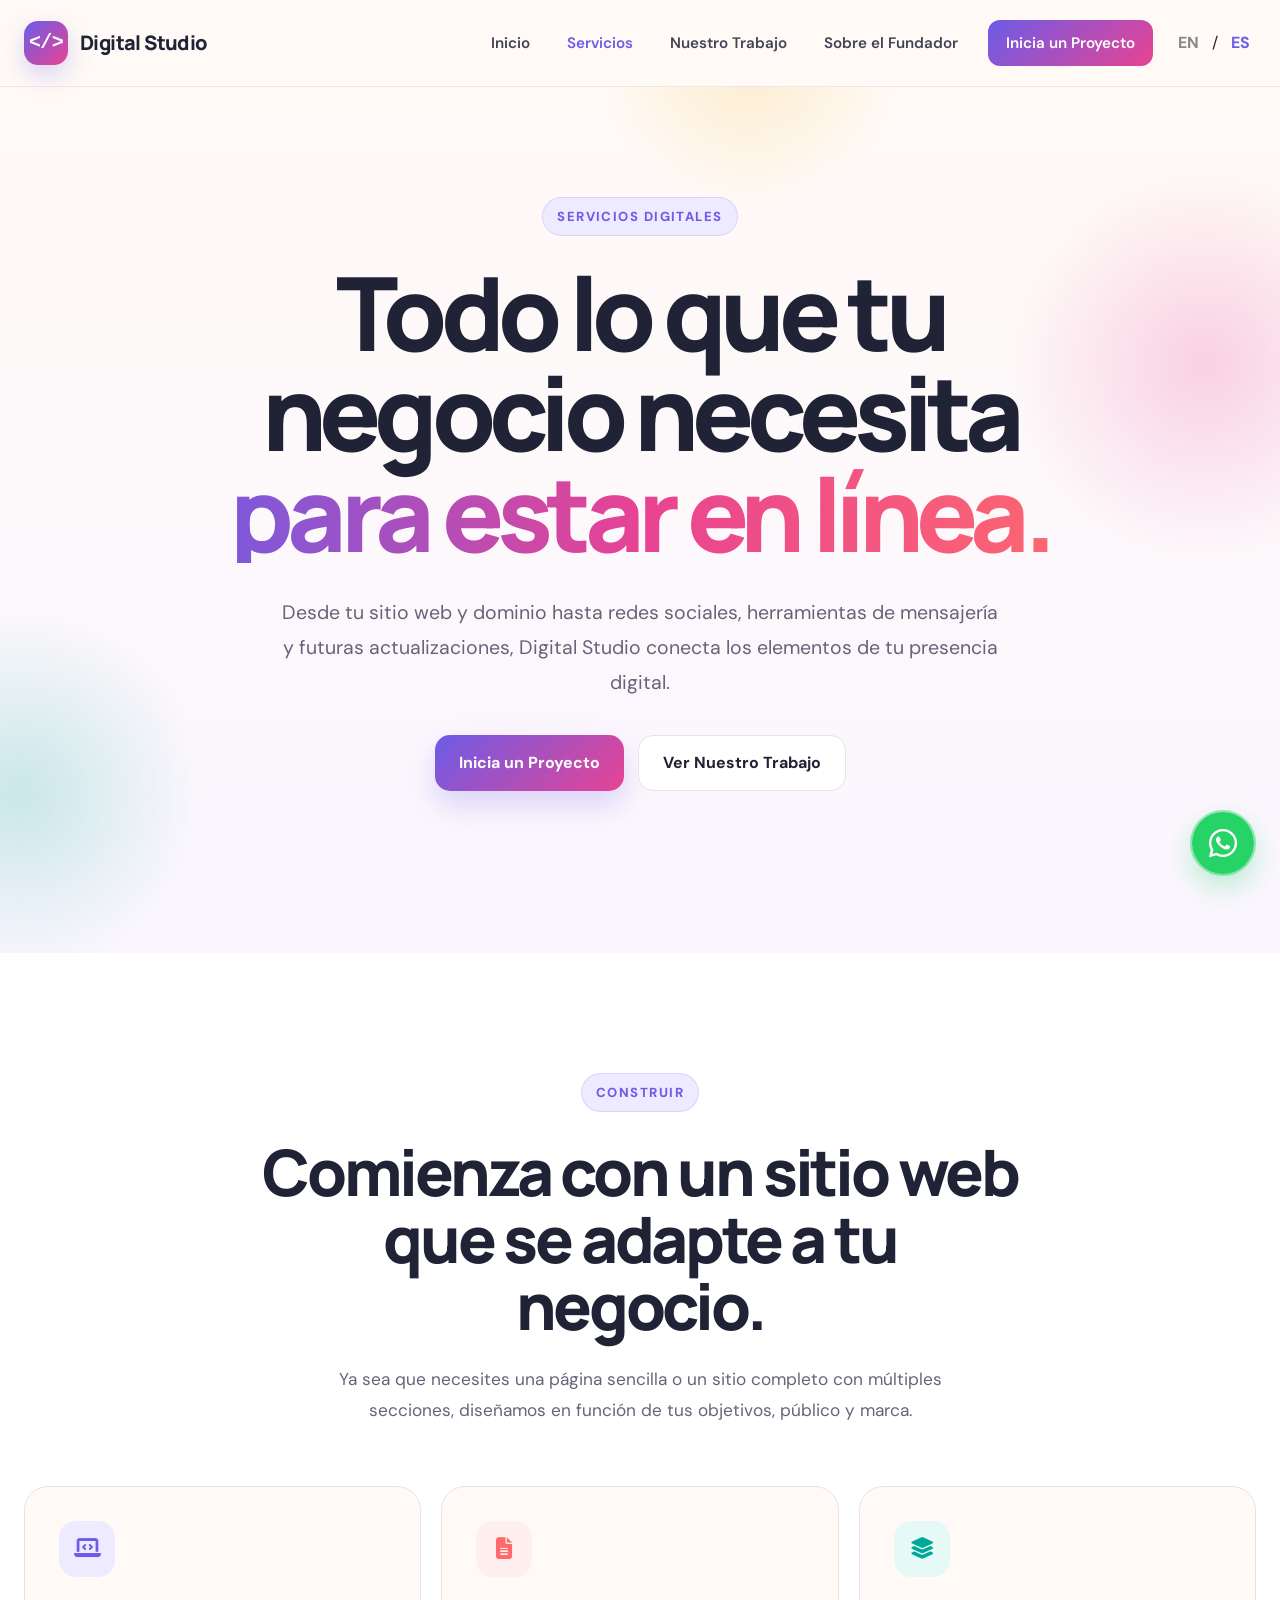
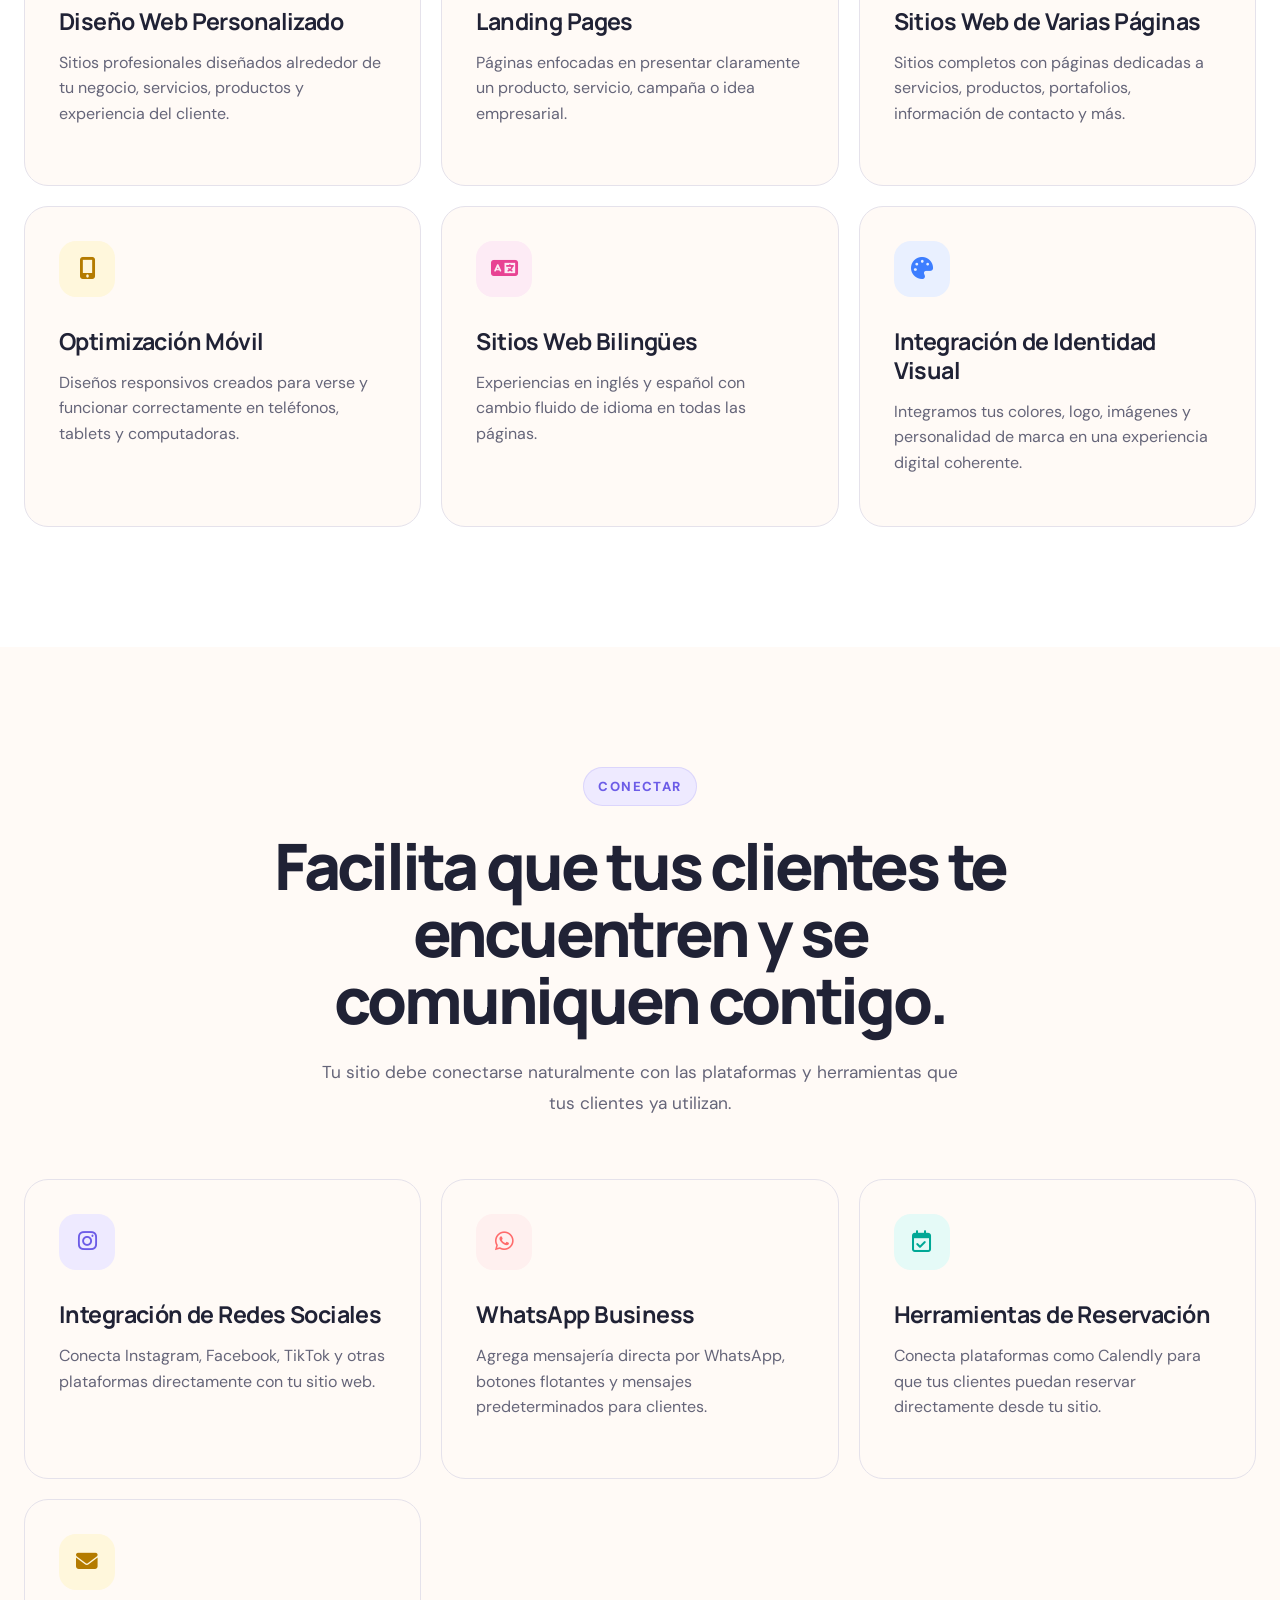
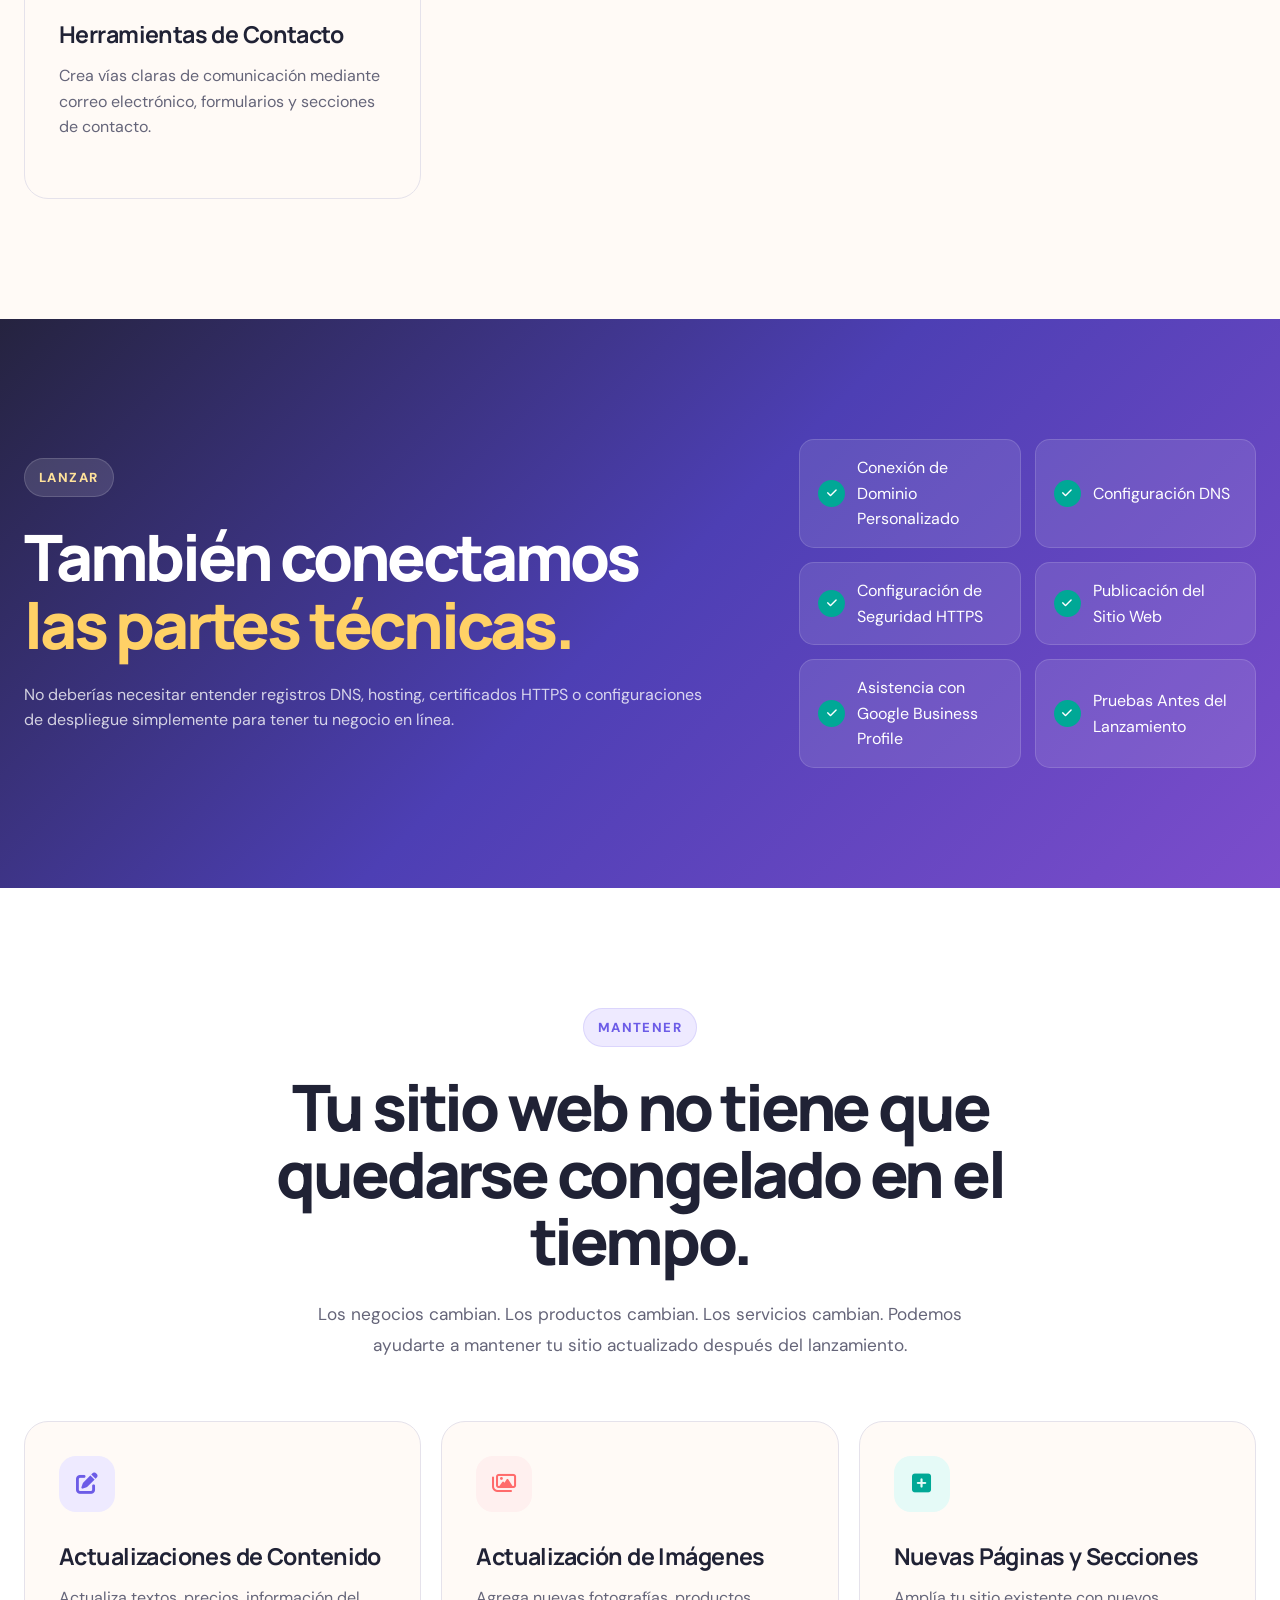
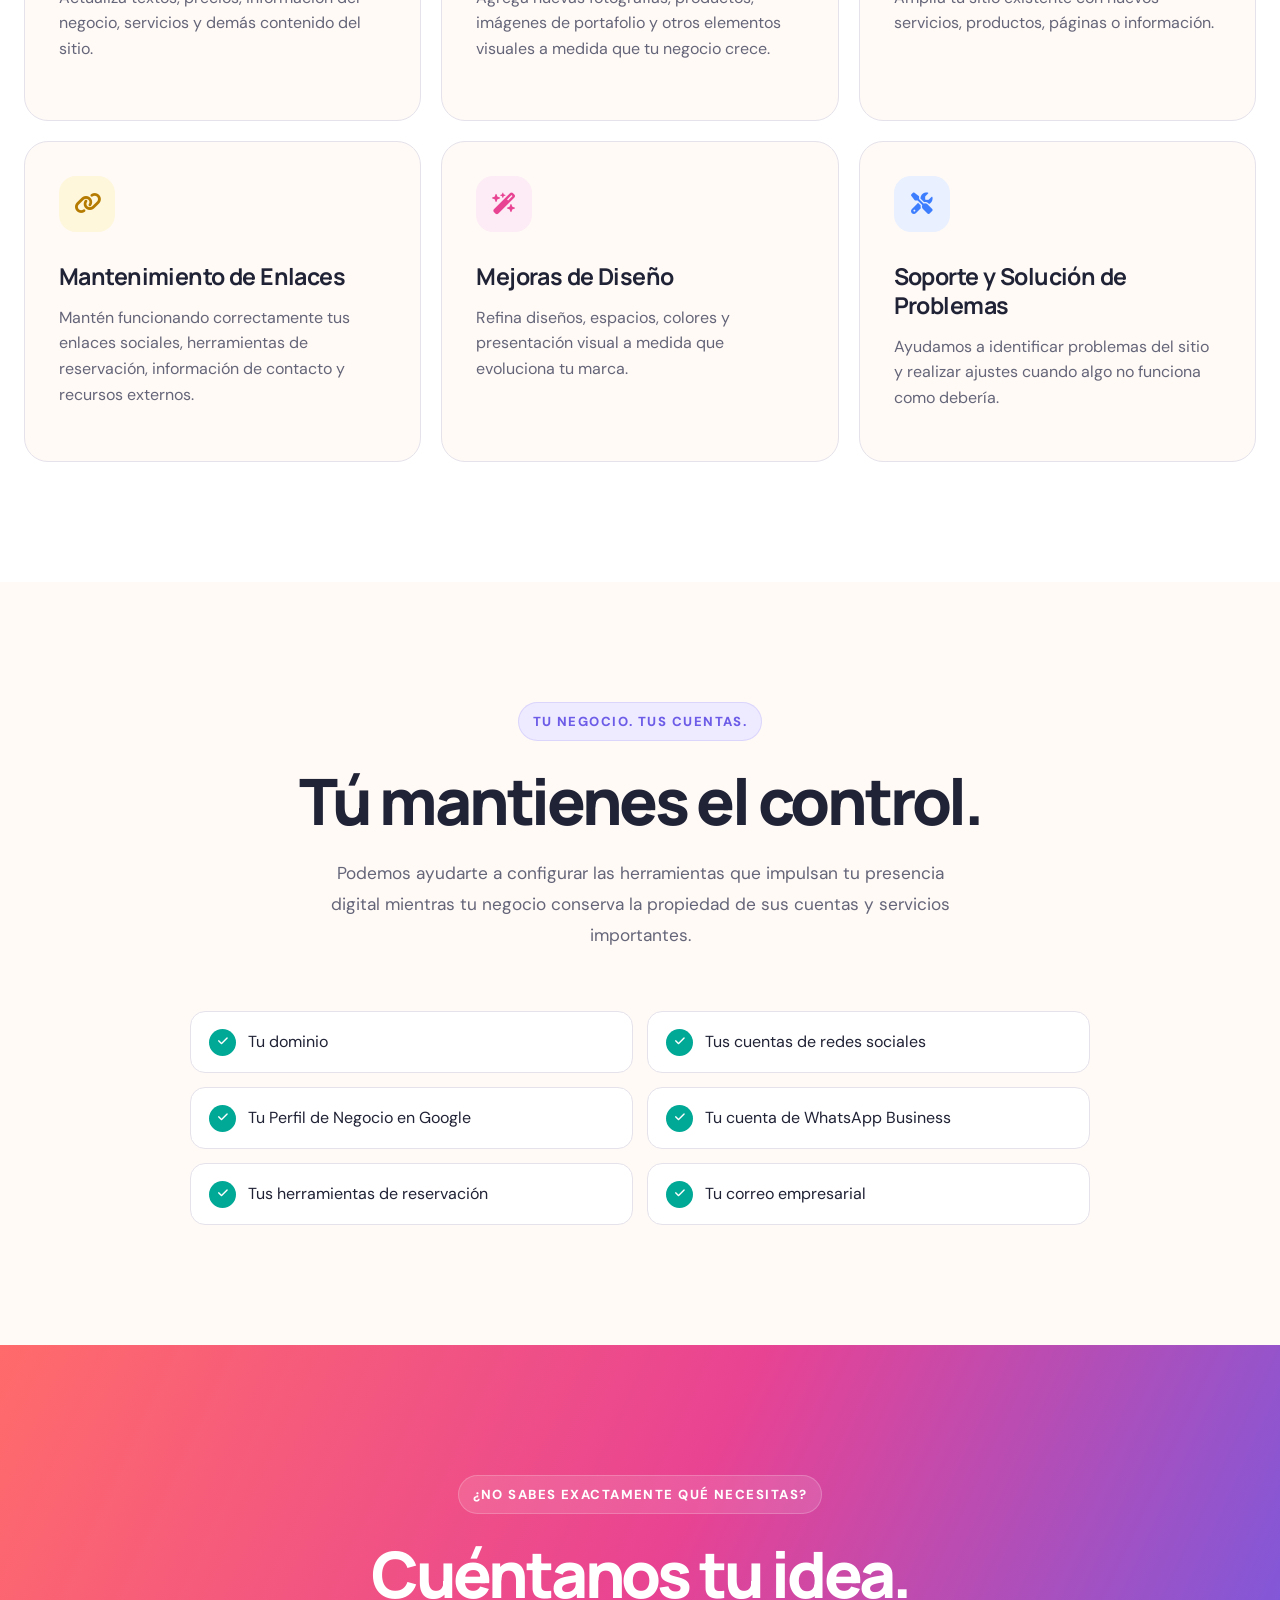
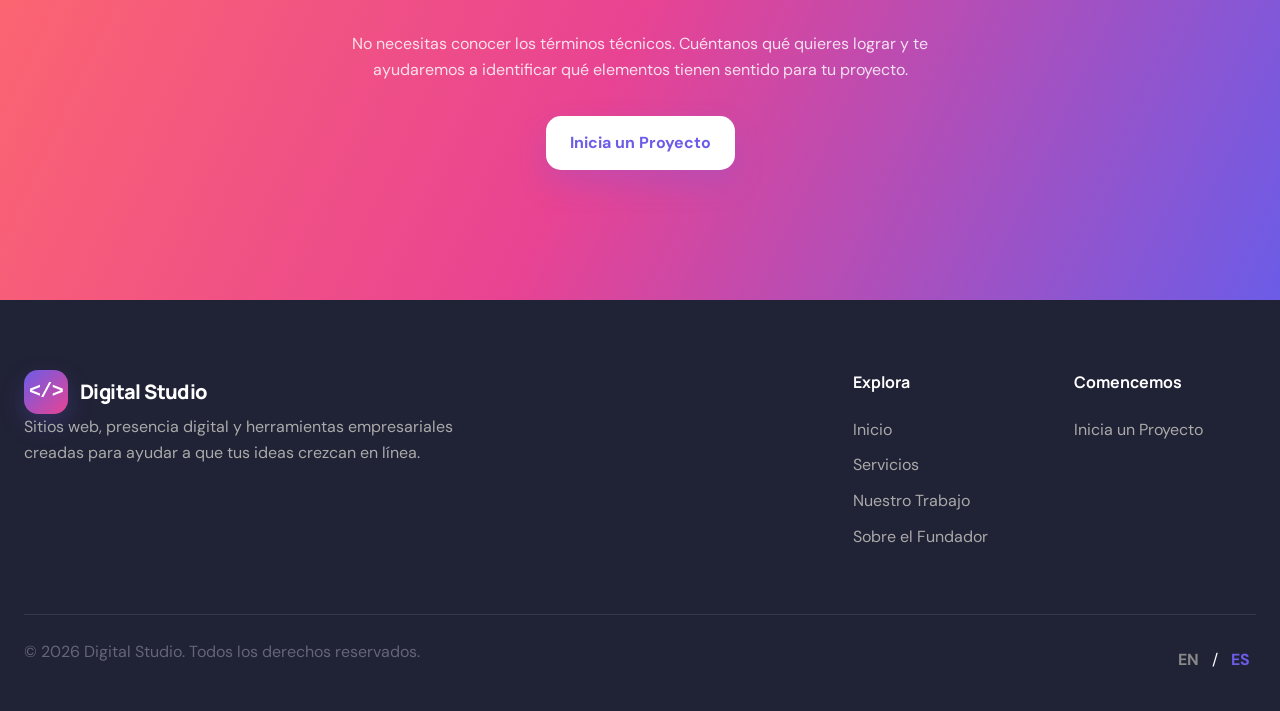
<file: services.html>
<!DOCTYPE html>
<html lang="es">

<head>

  <meta charset="UTF-8">

  <meta
    name="viewport"
    content="width=device-width, initial-scale=1.0"
  >

  <meta
    name="description"
    content="Explora los servicios de Digital Studio, incluyendo diseño web, integración de redes sociales, WhatsApp Business, Google Business Profile, configuración de dominios y mantenimiento."
  >

  <title>Servicios | Digital Studio</title>

  <!-- Favicon -->
  <link
    rel="icon"
    type="image/png"
    href="images/Digital%20Studio%20Logo.png"
  >

  <!-- Main Stylesheet -->
  <link
    rel="stylesheet"
    href="css/style.css"
  >

  <!-- Google Fonts -->
  <link
    rel="preconnect"
    href="https://fonts.googleapis.com"
  >

  <link
    rel="preconnect"
    href="https://fonts.gstatic.com"
    crossorigin
  >

  <link
    href="https://fonts.googleapis.com/css2?family=DM+Sans:wght@400;500;600;700&family=Manrope:wght@400;500;600;700;800&display=swap"
    rel="stylesheet"
  >

  <!-- Font Awesome -->
  <link
    rel="stylesheet"
    href="https://cdnjs.cloudflare.com/ajax/libs/font-awesome/6.5.1/css/all.min.css"
  >

</head>


<body>


  <!-- =====================================================
       HEADER / NAVIGATION
  ====================================================== -->

  <header class="site-header">

    <nav class="navbar">

      <a
        href="index.html"
        class="brand"
      >
        <span class="brand-mark">&lt;/&gt;</span>
        <span>Digital Studio</span>
      </a>


      <button
        class="mobile-menu-button"
        id="mobileMenuButton"
        aria-label="Open navigation menu"
        aria-expanded="false"
      >
        <i class="fa-solid fa-bars"></i>
      </button>


      <div
        class="nav-menu"
        id="navMenu"
      >

        <a
          href="index.html"
          class="nav-link"
          data-i18n="nav.home"
        >
          Inicio
        </a>

        <a
          href="services.html"
          class="nav-link active"
          data-i18n="nav.services"
        >
          Servicios
        </a>

        <a
          href="portfolio.html"
          class="nav-link"
          data-i18n="nav.work"
        >
          Nuestro Trabajo
        </a>

        <a
          href="about.html"
          class="nav-link"
          data-i18n="nav.about"
        >
          Sobre David
        </a>

        <a
          href="contact.html"
          class="nav-link nav-cta"
          data-i18n="nav.start"
        >
          Inicia un Proyecto
        </a>


        <div class="language-switcher">

          <button
            class="language-button"
            data-lang="en"
            type="button"
          >
            EN
          </button>

          <span>/</span>

          <button
            class="language-button active"
            data-lang="es"
            type="button"
          >
            ES
          </button>

        </div>

      </div>

    </nav>

  </header>



  <main>


    <!-- ===================================================
         SERVICES HERO
    ==================================================== -->

    <section class="hero">

      <div class="hero-decoration hero-decoration-one"></div>
      <div class="hero-decoration hero-decoration-two"></div>
      <div class="hero-decoration hero-decoration-three"></div>


      <div class="hero-content">

        <div
          class="eyebrow"
          data-i18n="services.hero.eyebrow"
        >
          Servicios Digitales
        </div>


        <h1 data-i18n="services.hero.title">
          Todo lo que tu negocio necesita
          <span>para estar en línea.</span>
        </h1>


        <p
          class="hero-description"
          data-i18n="services.hero.description"
        >
          Desde tu sitio web y dominio hasta redes sociales,
          herramientas de mensajería y futuras actualizaciones,
          Digital Studio conecta los elementos de tu presencia digital.
        </p>


        <div class="hero-buttons">

          <a
            href="contact.html"
            class="button button-primary"
            data-i18n="services.hero.button"
          >
            Inicia un Proyecto
          </a>

          <a
            href="portfolio.html"
            class="button button-secondary"
            data-i18n="services.hero.workButton"
          >
            Ver Nuestro Trabajo
          </a>

        </div>

      </div>

    </section>



    <!-- ===================================================
         BUILD
    ==================================================== -->

    <section class="section services-preview">

      <div class="section-heading">

        <span
          class="section-label"
          data-i18n="services.build.label"
        >
          Construir
        </span>


        <h2 data-i18n="services.build.title">
          Comienza con un sitio web que se adapte a tu negocio.
        </h2>


        <p data-i18n="services.build.description">
          Ya sea que necesites una página sencilla o un sitio completo
          con múltiples secciones, diseñamos en función de tus objetivos,
          público y marca.
        </p>

      </div>


      <div class="services-grid">


        <article class="service-card">

          <div class="service-icon">
            <i class="fa-solid fa-laptop-code"></i>
          </div>

          <h3 data-i18n="services.build.website.title">
            Diseño Web Personalizado
          </h3>

          <p data-i18n="services.build.website.description">
            Sitios profesionales diseñados alrededor de tu negocio,
            servicios, productos y experiencia del cliente.
          </p>

        </article>


        <article class="service-card">

          <div class="service-icon">
            <i class="fa-solid fa-file-lines"></i>
          </div>

          <h3 data-i18n="services.build.landing.title">
            Landing Pages
          </h3>

          <p data-i18n="services.build.landing.description">
            Páginas enfocadas en presentar claramente un producto,
            servicio, campaña o idea empresarial.
          </p>

        </article>


        <article class="service-card">

          <div class="service-icon">
            <i class="fa-solid fa-layer-group"></i>
          </div>

          <h3 data-i18n="services.build.multipage.title">
            Sitios Web de Varias Páginas
          </h3>

          <p data-i18n="services.build.multipage.description">
            Sitios completos con páginas dedicadas a servicios,
            productos, portafolios, información de contacto y más.
          </p>

        </article>


        <article class="service-card">

          <div class="service-icon">
            <i class="fa-solid fa-mobile-screen-button"></i>
          </div>

          <h3 data-i18n="services.build.mobile.title">
            Optimización Móvil
          </h3>

          <p data-i18n="services.build.mobile.description">
            Diseños responsivos creados para verse y funcionar
            correctamente en teléfonos, tablets y computadoras.
          </p>

        </article>


        <article class="service-card">

          <div class="service-icon">
            <i class="fa-solid fa-language"></i>
          </div>

          <h3 data-i18n="services.build.bilingual.title">
            Sitios Web Bilingües
          </h3>

          <p data-i18n="services.build.bilingual.description">
            Experiencias en inglés y español con cambio fluido de idioma
            en todas las páginas.
          </p>

        </article>


        <article class="service-card">

          <div class="service-icon">
            <i class="fa-solid fa-palette"></i>
          </div>

          <h3 data-i18n="services.build.branding.title">
            Integración de Identidad Visual
          </h3>

          <p data-i18n="services.build.branding.description">
            Integramos tus colores, logo, imágenes y personalidad
            de marca en una experiencia digital coherente.
          </p>

        </article>

      </div>

    </section>



    <!-- ===================================================
         CONNECT
    ==================================================== -->

    <section class="section">

      <div class="section-heading">

        <span
          class="section-label"
          data-i18n="services.connect.label"
        >
          Conectar
        </span>


        <h2 data-i18n="services.connect.title">
          Facilita que tus clientes te encuentren y se comuniquen contigo.
        </h2>


        <p data-i18n="services.connect.description">
          Tu sitio debe conectarse naturalmente con las plataformas
          y herramientas que tus clientes ya utilizan.
        </p>

      </div>


      <div class="services-grid">


        <article class="service-card">

          <div class="service-icon">
            <i class="fa-brands fa-instagram"></i>
          </div>

          <h3 data-i18n="services.connect.social.title">
            Integración de Redes Sociales
          </h3>

          <p data-i18n="services.connect.social.description">
            Conecta Instagram, Facebook, TikTok y otras plataformas
            directamente con tu sitio web.
          </p>

        </article>


        <article class="service-card">

          <div class="service-icon">
            <i class="fa-brands fa-whatsapp"></i>
          </div>

          <h3 data-i18n="services.connect.whatsapp.title">
            WhatsApp Business
          </h3>

          <p data-i18n="services.connect.whatsapp.description">
            Agrega mensajería directa por WhatsApp, botones flotantes
            y mensajes predeterminados para clientes.
          </p>

        </article>


        <article class="service-card">

          <div class="service-icon">
            <i class="fa-regular fa-calendar-check"></i>
          </div>

          <h3 data-i18n="services.connect.booking.title">
            Herramientas de Reservación
          </h3>

          <p data-i18n="services.connect.booking.description">
            Conecta plataformas como Calendly para que tus clientes
            puedan reservar directamente desde tu sitio.
          </p>

        </article>


        <article class="service-card">

          <div class="service-icon">
            <i class="fa-solid fa-envelope"></i>
          </div>

          <h3 data-i18n="services.connect.contact.title">
            Herramientas de Contacto
          </h3>

          <p data-i18n="services.connect.contact.description">
            Crea vías claras de comunicación mediante correo electrónico,
            formularios y secciones de contacto.
          </p>

        </article>

      </div>

    </section>



    <!-- ===================================================
         LAUNCH
    ==================================================== -->

    <section class="digital-section">

      <div class="digital-content">

        <div class="digital-copy">

          <span
            class="section-label light-label"
            data-i18n="services.launch.label"
          >
            Lanzar
          </span>


          <h2 data-i18n="services.launch.title">
            También conectamos
            <span>las partes técnicas.</span>
          </h2>


          <p data-i18n="services.launch.description">
            No deberías necesitar entender registros DNS, hosting,
            certificados HTTPS o configuraciones de despliegue
            simplemente para tener tu negocio en línea.
          </p>

        </div>


        <div class="digital-list">

          <div>
            <i class="fa-solid fa-check"></i>

            <span data-i18n="services.launch.domain">
              Conexión de Dominio Personalizado
            </span>
          </div>

          <div>
            <i class="fa-solid fa-check"></i>

            <span data-i18n="services.launch.dns">
              Configuración DNS
            </span>
          </div>

          <div>
            <i class="fa-solid fa-check"></i>

            <span data-i18n="services.launch.https">
              Configuración de Seguridad HTTPS
            </span>
          </div>

          <div>
            <i class="fa-solid fa-check"></i>

            <span data-i18n="services.launch.deploy">
              Publicación del Sitio Web
            </span>
          </div>

          <div>
            <i class="fa-solid fa-check"></i>

            <span data-i18n="services.launch.google">
              Asistencia con Google Business Profile
            </span>
          </div>

          <div>
            <i class="fa-solid fa-check"></i>

            <span data-i18n="services.launch.testing">
              Pruebas Antes del Lanzamiento
            </span>
          </div>

        </div>

      </div>

    </section>



    <!-- ===================================================
         MAINTAIN
    ==================================================== -->

    <section class="section services-preview">

      <div class="section-heading">

        <span
          class="section-label"
          data-i18n="services.maintain.label"
        >
          Mantener
        </span>


        <h2 data-i18n="services.maintain.title">
          Tu sitio web no tiene que quedarse congelado en el tiempo.
        </h2>


        <p data-i18n="services.maintain.description">
          Los negocios cambian. Los productos cambian.
          Los servicios cambian. Podemos ayudarte a mantener
          tu sitio actualizado después del lanzamiento.
        </p>

      </div>


      <div class="services-grid">


        <article class="service-card">

          <div class="service-icon">
            <i class="fa-solid fa-pen-to-square"></i>
          </div>

          <h3 data-i18n="services.maintain.content.title">
            Actualizaciones de Contenido
          </h3>

          <p data-i18n="services.maintain.content.description">
            Actualiza textos, precios, información del negocio,
            servicios y demás contenido del sitio.
          </p>

        </article>


        <article class="service-card">

          <div class="service-icon">
            <i class="fa-regular fa-images"></i>
          </div>

          <h3 data-i18n="services.maintain.images.title">
            Actualización de Imágenes
          </h3>

          <p data-i18n="services.maintain.images.description">
            Agrega nuevas fotografías, productos, imágenes de portafolio
            y otros elementos visuales a medida que tu negocio crece.
          </p>

        </article>


        <article class="service-card">

          <div class="service-icon">
            <i class="fa-solid fa-square-plus"></i>
          </div>

          <h3 data-i18n="services.maintain.pages.title">
            Nuevas Páginas y Secciones
          </h3>

          <p data-i18n="services.maintain.pages.description">
            Amplía tu sitio existente con nuevos servicios,
            productos, páginas o información.
          </p>

        </article>


        <article class="service-card">

          <div class="service-icon">
            <i class="fa-solid fa-link"></i>
          </div>

          <h3 data-i18n="services.maintain.links.title">
            Mantenimiento de Enlaces
          </h3>

          <p data-i18n="services.maintain.links.description">
            Mantén funcionando correctamente tus enlaces sociales,
            herramientas de reservación, información de contacto
            y recursos externos.
          </p>

        </article>


        <article class="service-card">

          <div class="service-icon">
            <i class="fa-solid fa-wand-magic-sparkles"></i>
          </div>

          <h3 data-i18n="services.maintain.design.title">
            Mejoras de Diseño
          </h3>

          <p data-i18n="services.maintain.design.description">
            Refina diseños, espacios, colores y presentación visual
            a medida que evoluciona tu marca.
          </p>

        </article>


        <article class="service-card">

          <div class="service-icon">
            <i class="fa-solid fa-screwdriver-wrench"></i>
          </div>

          <h3 data-i18n="services.maintain.support.title">
            Soporte y Solución de Problemas
          </h3>

          <p data-i18n="services.maintain.support.description">
            Ayudamos a identificar problemas del sitio y realizar ajustes
            cuando algo no funciona como debería.
          </p>

        </article>

      </div>

    </section>



    <!-- ===================================================
         OWNERSHIP
    ==================================================== -->

    <section class="section">

      <div class="section-heading">

        <span
          class="section-label"
          data-i18n="services.ownership.label"
        >
          Tu Negocio. Tus Cuentas.
        </span>


        <h2 data-i18n="services.ownership.title">
          Tú mantienes el control.
        </h2>


        <p data-i18n="services.ownership.description">
          Podemos ayudarte a configurar las herramientas que impulsan
          tu presencia digital mientras tu negocio conserva la propiedad
          de sus cuentas y servicios importantes.
        </p>

      </div>


      <div class="digital-list">

        <div>
          <i class="fa-solid fa-check"></i>

          <span data-i18n="services.ownership.domain">
            Tu dominio
          </span>
        </div>

        <div>
          <i class="fa-solid fa-check"></i>

          <span data-i18n="services.ownership.social">
            Tus cuentas de redes sociales
          </span>
        </div>

        <div>
          <i class="fa-solid fa-check"></i>

          <span data-i18n="services.ownership.google">
            Tu Perfil de Negocio en Google
          </span>
        </div>

        <div>
          <i class="fa-solid fa-check"></i>

          <span data-i18n="services.ownership.whatsapp">
            Tu cuenta de WhatsApp Business
          </span>
        </div>

        <div>
          <i class="fa-solid fa-check"></i>

          <span data-i18n="services.ownership.booking">
            Tus herramientas de reservación
          </span>
        </div>

        <div>
          <i class="fa-solid fa-check"></i>

          <span data-i18n="services.ownership.email">
            Tu correo empresarial
          </span>
        </div>

      </div>

    </section>



    <!-- ===================================================
         FINAL CTA
    ==================================================== -->

    <section class="cta-section">

      <div class="cta-content">

        <span
          class="section-label"
          data-i18n="services.cta.label"
        >
          ¿No sabes exactamente qué necesitas?
        </span>


        <h2 data-i18n="services.cta.title">
          Cuéntanos tu idea.
        </h2>


        <p data-i18n="services.cta.description">
          No necesitas conocer los términos técnicos.
          Cuéntanos qué quieres lograr y te ayudaremos a identificar
          qué elementos tienen sentido para tu proyecto.
        </p>


        <a
          href="contact.html"
          class="button button-primary"
          data-i18n="services.cta.button"
        >
          Inicia un Proyecto
        </a>

      </div>

    </section>

  </main>



  <!-- =====================================================
       FOOTER
  ====================================================== -->

  <footer class="site-footer">

    <div class="footer-content">

      <div class="footer-brand">

        <a
          href="index.html"
          class="brand footer-logo"
        >
          <span class="brand-mark">&lt;/&gt;</span>
          <span>Digital Studio</span>
        </a>


        <p data-i18n="footer.tagline">
          Sitios web, presencia digital y herramientas empresariales
          creadas para ayudar a que tus ideas crezcan en línea.
        </p>

      </div>


      <div class="footer-links">

        <div>

          <h4 data-i18n="footer.explore">
            Explora
          </h4>

          <a
            href="index.html"
            data-i18n="nav.home"
          >
            Inicio
          </a>

          <a
            href="services.html"
            data-i18n="nav.services"
          >
            Servicios
          </a>

          <a
            href="portfolio.html"
            data-i18n="nav.work"
          >
            Nuestro Trabajo
          </a>

          <a
            href="about.html"
            data-i18n="nav.about"
          >
            Sobre David
          </a>

        </div>


        <div>

          <h4 data-i18n="footer.contact">
            Comencemos
          </h4>

          <a
            href="contact.html"
            data-i18n="nav.start"
          >
            Inicia un Proyecto
          </a>

        </div>

      </div>

    </div>


    <div class="footer-bottom">

      <p>
        © <span id="currentYear"></span> Digital Studio.

        <span data-i18n="footer.rights">
          Todos los derechos reservados.
        </span>
      </p>


      <div class="footer-language">

        <button
          class="language-button"
          data-lang="en"
          type="button"
        >
          EN
        </button>

        <span>/</span>

        <button
          class="language-button active"
          data-lang="es"
          type="button"
        >
          ES
        </button>

      </div>

    </div>

  </footer>



  <!-- =====================================================
       FLOATING WHATSAPP
  ====================================================== -->

  <a
    class="floating-whatsapp"
    href="https://wa.me/593993744247?text=Hola%21%20Estoy%20interesado%2Fa%20en%20conocer%20m%C3%A1s%20sobre%20los%20servicios%20de%20Digital%20Studio."
    target="_blank"
    rel="noopener noreferrer"
    aria-label="Contact Digital Studio on WhatsApp"
  >
    <i class="fa-brands fa-whatsapp"></i>
  </a>



  <!-- =====================================================
       JAVASCRIPT
  ====================================================== -->

  <script src="js/translation.js"></script>
  <script src="js/script.js"></script>


</body>

</html>
</file>
<file: css/style.css>
/* =========================================================
   DIGITAL STUDIO
   COLORFUL CREATIVE STUDIO THEME
========================================================= */

:root {

  --background: #fffaf6;
  --surface: #ffffff;
  --surface-soft: #f6f3ff;

  --text: #202235;
  --text-soft: #656579;

  --purple: #6c5ce7;
  --purple-dark: #5545cf;
  --purple-soft: #eeeaff;

  --coral: #ff6b6b;
  --coral-soft: #fff0ef;

  --teal: #00a896;
  --teal-soft: #e5faf7;

  --yellow: #f6bd3c;
  --yellow-soft: #fff7dc;

  --pink: #e84393;
  --pink-soft: #fdebf5;

  --blue: #3d7eff;
  --blue-soft: #e9f0ff;

  --dark: #202235;
  --dark-soft: #292c43;

  --whatsapp: #25d366;
  --whatsapp-dark: #1fb95a;

  --border: #e5e2eb;

  --max-width: 1240px;

  --radius-small: 14px;
  --radius-medium: 24px;
  --radius-large: 34px;

  --shadow-small:
    0 8px 30px rgba(32, 34, 53, 0.06);

  --shadow-medium:
    0 22px 60px rgba(32, 34, 53, 0.10);

  --transition:
    0.3s ease;
}


/* =========================================================
   RESET
========================================================= */

* {
  box-sizing: border-box;
}

html {
  scroll-behavior: smooth;
}

body {
  margin: 0;

  background: var(--background);

  color: var(--text);

  font-family:
    "DM Sans",
    Arial,
    sans-serif;

  line-height: 1.6;

  overflow-x: hidden;
}

img {
  max-width: 100%;
  display: block;
}

a {
  color: inherit;
}

button,
input,
textarea,
select {
  font: inherit;
}


/* =========================================================
   TYPOGRAPHY
========================================================= */

h1,
h2,
h3,
h4,
p {
  margin-top: 0;
}

h1,
h2,
h3,
h4 {
  font-family:
    "Manrope",
    Arial,
    sans-serif;
}

h1 {
  font-size:
    clamp(3.7rem, 8vw, 7rem);

  line-height: 0.98;

  letter-spacing: -0.065em;

  margin-bottom: 32px;

  font-weight: 800;
}

h2 {
  font-size:
    clamp(2.6rem, 5vw, 4.7rem);

  line-height: 1.05;

  letter-spacing: -0.05em;

  margin-bottom: 24px;

  font-weight: 800;
}

h3 {
  font-size: 1.45rem;

  line-height: 1.25;

  letter-spacing: -0.025em;

  margin-bottom: 14px;

  font-weight: 700;
}

p {
  color: var(--text-soft);
}


/* =========================================================
   HEADER
========================================================= */

.site-header {
  position: sticky;

  top: 0;

  z-index: 1000;

  background:
    rgba(255, 250, 246, 0.92);

  backdrop-filter: blur(18px);

  border-bottom:
    1px solid rgba(32, 34, 53, 0.08);
}

.navbar {
  width:
    min(calc(100% - 48px), var(--max-width));

  min-height: 86px;

  margin: 0 auto;

  display: flex;

  align-items: center;
  justify-content: space-between;

  gap: 30px;
}


/* =========================================================
   BRAND
========================================================= */

.brand {
  display: inline-flex;

  align-items: center;

  gap: 12px;

  text-decoration: none;

  font-family:
    "Manrope",
    sans-serif;

  font-size: 1.25rem;

  font-weight: 800;

  letter-spacing: -0.03em;
}

.brand-mark {
  width: 44px;
  height: 44px;

  display: inline-flex;

  align-items: center;
  justify-content: center;

  border-radius: 14px;

  background:
    linear-gradient(
      135deg,
      var(--purple),
      var(--pink)
    );

  color: white;

  font-family: monospace;

  font-weight: 700;

  box-shadow:
    0 10px 25px
    rgba(108, 92, 231, 0.25);
}


/* =========================================================
   NAVIGATION
========================================================= */

.nav-menu {
  display: flex;

  align-items: center;

  gap: 9px;
}

.nav-link {
  padding: 10px 14px;

  border-radius: 12px;

  color: #434357;

  text-decoration: none;

  font-size: 0.95rem;

  font-weight: 600;

  transition:
    background var(--transition),
    color var(--transition),
    transform var(--transition);
}

.nav-link:hover {
  background: white;

  color: var(--purple);
}

.nav-link.active {
  color: var(--purple);
}

.nav-cta {
  margin-left: 7px;

  padding: 11px 18px;

  background:
    linear-gradient(
      135deg,
      var(--purple),
      var(--pink)
    );

  color: white;
}

.nav-cta:hover {
  color: white;

  transform: translateY(-2px);
}


/* =========================================================
   LANGUAGE
========================================================= */

.language-switcher,
.footer-language {
  display: flex;

  align-items: center;

  gap: 7px;

  margin-left: 10px;
}

.language-button {
  border: none;

  background: none;

  color: #888;

  cursor: pointer;

  font-weight: 700;
}

.language-button.active,
.language-button:hover {
  color: var(--purple);
}


/* =========================================================
   MOBILE BUTTON
========================================================= */

.mobile-menu-button {
  display: none;

  width: 46px;
  height: 46px;

  border: none;

  border-radius: 14px;

  background: white;

  font-size: 1.2rem;

  cursor: pointer;

  box-shadow: var(--shadow-small);
}


/* =========================================================
   HERO
========================================================= */

.hero {
  position: relative;

  min-height:
    calc(100vh - 86px);

  display: flex;

  align-items: center;

  overflow: hidden;

  padding:
    110px 24px 120px;

  background:
    linear-gradient(
      180deg,
      #fffaf6 0%,
      #fbf6ff 100%
    );
}

.hero-content {
  position: relative;

  z-index: 2;

  width: min(100%, 1100px);

  margin: 0 auto;

  text-align: center;
}

.hero h1 {
  max-width: 950px;

  margin-left: auto;
  margin-right: auto;
}

.hero h1 span {
  display: block;

  background:
    linear-gradient(
      90deg,
      var(--purple),
      var(--pink),
      var(--coral)
    );

  -webkit-background-clip: text;
  background-clip: text;

  color: transparent;
}

.hero-description {
  max-width: 720px;

  margin:
    0 auto 35px;

  font-size: 1.22rem;

  line-height: 1.8;
}


/* =========================================================
   HERO DECORATIONS
========================================================= */

.hero-decoration {
  position: absolute;

  border-radius: 50%;

  pointer-events: none;
}

.hero-decoration-one {
  width: 430px;
  height: 430px;

  right: -140px;
  top: 60px;

  background:
    radial-gradient(
      circle,
      rgba(232, 67, 147, 0.22),
      transparent 65%
    );
}

.hero-decoration-two {
  width: 400px;
  height: 400px;

  left: -180px;
  bottom: -40px;

  background:
    radial-gradient(
      circle,
      rgba(0, 168, 150, 0.20),
      transparent 65%
    );
}

.hero-decoration-three {
  width: 320px;
  height: 320px;

  left: 46%;
  top: -190px;

  background:
    radial-gradient(
      circle,
      rgba(246, 189, 60, 0.22),
      transparent 67%
    );
}


/* =========================================================
   LABELS
========================================================= */

.eyebrow,
.section-label {
  display: inline-flex;

  align-items: center;
  justify-content: center;

  padding:
    8px 14px;

  margin-bottom: 26px;

  border-radius: 999px;

  background: var(--purple-soft);

  color: var(--purple);

  border:
    1px solid rgba(108, 92, 231, 0.15);

  font-size: 0.82rem;

  font-weight: 800;

  letter-spacing: 0.11em;

  text-transform: uppercase;
}


/* =========================================================
   BUTTONS
========================================================= */

.hero-buttons {
  display: flex;

  justify-content: center;

  flex-wrap: wrap;

  gap: 14px;

  margin-bottom: 42px;
}

.button {
  min-height: 52px;

  display: inline-flex;

  align-items: center;
  justify-content: center;

  padding:
    14px 24px;

  border: none;

  border-radius: 15px;

  text-decoration: none;

  font-weight: 700;

  cursor: pointer;

  transition:
    transform var(--transition),
    box-shadow var(--transition),
    background var(--transition);
}

.button:hover {
  transform:
    translateY(-3px);
}

.button-primary {
  background:
    linear-gradient(
      135deg,
      var(--purple),
      var(--pink)
    );

  color: white;

  box-shadow:
    0 14px 30px
    rgba(108, 92, 231, 0.23);
}

.button-secondary {
  background: white;

  border:
    1px solid var(--border);
}

.button-dark {
  background:
    linear-gradient(
      135deg,
      var(--dark),
      var(--purple-dark)
    );

  color: white;
}


/* =========================================================
   WHATSAPP BUTTON
========================================================= */

.whatsapp-button {
  margin-top: 18px;

  gap: 10px;

  background: var(--whatsapp);

  color: white;

  box-shadow:
    0 12px 28px
    rgba(37, 211, 102, 0.22);
}

.whatsapp-button i {
  font-size: 1.25rem;
}

.whatsapp-button:hover {
  background: var(--whatsapp-dark);

  color: white;

  box-shadow:
    0 16px 32px
    rgba(37, 211, 102, 0.30);
}


/* =========================================================
   HERO TAGS
========================================================= */

.hero-tags {
  display: flex;

  justify-content: center;

  flex-wrap: wrap;

  gap: 10px;
}

.hero-tags span {
  padding:
    9px 15px;

  border-radius: 999px;

  font-size: 0.9rem;

  font-weight: 600;
}

.hero-tags span:nth-child(1) {
  background: var(--purple-soft);
  color: var(--purple);
}

.hero-tags span:nth-child(2) {
  background: var(--coral-soft);
  color: var(--coral);
}

.hero-tags span:nth-child(3) {
  background: var(--teal-soft);
  color: var(--teal);
}

.hero-tags span:nth-child(4) {
  background: var(--yellow-soft);
  color: #9b6d00;
}

.hero-tags span:nth-child(5) {
  background: var(--pink-soft);
  color: var(--pink);
}

.hero-tags span:nth-child(6) {
  background: var(--blue-soft);
  color: var(--blue);
}


/* =========================================================
   SECTIONS
========================================================= */

.section {
  padding:
    120px 24px;
}

.section-heading {
  max-width: 760px;

  margin:
    0 auto 60px;

  text-align: center;
}

.section-heading p {
  max-width: 650px;

  margin: auto;

  font-size: 1.08rem;

  line-height: 1.8;
}


/* =========================================================
   SERVICES
========================================================= */

.services-preview {
  background: white;
}

.services-grid {
  width:
    min(100%, var(--max-width));

  margin: auto;

  display: grid;

  grid-template-columns:
    repeat(3, 1fr);

  gap: 20px;
}

.service-card {
  min-height: 300px;

  padding: 34px;

  border:
    1px solid var(--border);

  border-radius:
    var(--radius-medium);

  background: var(--background);

  transition:
    transform var(--transition),
    box-shadow var(--transition);
}

.service-card:hover {
  transform:
    translateY(-8px);

  box-shadow:
    var(--shadow-medium);
}

.service-icon {
  width: 56px;
  height: 56px;

  margin-bottom: 30px;

  display: flex;

  align-items: center;
  justify-content: center;

  border-radius: 17px;

  font-size: 1.35rem;
}

.service-card:nth-child(6n + 1)
.service-icon {
  background: var(--purple-soft);
  color: var(--purple);
}

.service-card:nth-child(6n + 2)
.service-icon {
  background: var(--coral-soft);
  color: var(--coral);
}

.service-card:nth-child(6n + 3)
.service-icon {
  background: var(--teal-soft);
  color: var(--teal);
}

.service-card:nth-child(6n + 4)
.service-icon {
  background: var(--yellow-soft);
  color: #b47b00;
}

.service-card:nth-child(6n + 5)
.service-icon {
  background: var(--pink-soft);
  color: var(--pink);
}

.service-card:nth-child(6n + 6)
.service-icon {
  background: var(--blue-soft);
  color: var(--blue);
}


/* =========================================================
   CENTER BUTTON
========================================================= */

.center-button {
  display: flex;

  justify-content: center;

  margin-top: 50px;
}

.text-link {
  display: inline-flex;

  gap: 10px;

  color: var(--purple);

  text-decoration: none;

  font-weight: 700;
}


/* =========================================================
   HOMEPAGE FOUNDER SECTION
========================================================= */

.founder-section {
  background:
    linear-gradient(
      180deg,
      #fffaf6 0%,
      #fff 100%
    );
}

.founder-grid {
  width:
    min(100%, var(--max-width));

  margin: auto;

  display: grid;

  grid-template-columns:
    0.9fr 1.1fr;

  gap: 85px;

  align-items: center;
}

.founder-image-wrap {
  position: relative;

  max-width: 470px;

  margin: auto;
}

.founder-image-accent {
  position: absolute;

  width: 88%;
  height: 92%;

  left: -24px;
  bottom: -24px;

  border-radius:
    36px;

  background:
    linear-gradient(
      145deg,
      var(--yellow),
      var(--coral),
      var(--pink)
    );

  opacity: 0.85;
}

.founder-image {
  position: relative;

  z-index: 2;

  width: 100%;
  height: 600px;

  object-fit: cover;

  object-position: center 34%;

  border-radius:
    36px;

  box-shadow:
    var(--shadow-medium);
}

.founder-copy {
  max-width: 650px;
}

.founder-copy h2 {
  margin-bottom: 28px;
}

.founder-copy p {
  font-size: 1.06rem;

  line-height: 1.85;
}

.founder-intro {
  font-size: 1.18rem !important;

  color: var(--text) !important;

  font-weight: 600;
}

.founder-highlights {
  display: grid;

  gap: 12px;

  margin:
    30px 0 34px;
}

.founder-highlight {
  display: flex;

  align-items: center;

  gap: 12px;

  font-weight: 600;

  color: var(--text);
}

.founder-highlight i {
  width: 29px;
  height: 29px;

  display: inline-flex;

  align-items: center;
  justify-content: center;

  flex-shrink: 0;

  border-radius: 50%;

  background:
    var(--teal-soft);

  color:
    var(--teal);

  font-size:
    0.7rem;
}


/* =========================================================
   PORTFOLIO
========================================================= */

.portfolio-preview {
  background:
    linear-gradient(
      180deg,
      #fffaf6,
      #f8f5ff
    );
}

.portfolio-grid {
  width:
    min(100%, var(--max-width));

  margin: auto;

  display: grid;

  grid-template-columns:
    repeat(2, 1fr);

  gap:
    46px 34px;
}

.portfolio-card {
  display: block;

  text-decoration: none;

  color: inherit;

  transition:
    transform var(--transition);
}

.portfolio-card:hover {
  transform:
    translateY(-8px);
}


/* =========================================================
   BROWSER WINDOW
========================================================= */

.browser-window {
  overflow: hidden;

  border-radius:
    var(--radius-medium);

  background: white;

  border:
    1px solid var(--border);

  box-shadow:
    var(--shadow-medium);
}

.browser-bar {
  height: 52px;

  display: grid;

  grid-template-columns:
    80px 1fr 80px;

  align-items: center;

  padding:
    0 15px;

  background: #f1eff4;

  border-bottom:
    1px solid var(--border);
}

.browser-dots {
  display: flex;

  gap: 6px;
}

.browser-dots span {
  width: 9px;
  height: 9px;

  border-radius: 50%;
}

.browser-dots span:nth-child(1) {
  background: var(--coral);
}

.browser-dots span:nth-child(2) {
  background: var(--yellow);
}

.browser-dots span:nth-child(3) {
  background: var(--teal);
}

.browser-address {
  justify-self: center;

  width: 100%;
  max-width: 290px;

  padding:
    6px 12px;

  border-radius: 8px;

  background: white;

  color: #777;

  text-align: center;

  font-size: 0.76rem;
}


/* =========================================================
   PORTFOLIO LOGOS
========================================================= */

.portfolio-logo-preview {
  aspect-ratio:
    16 / 10;

  display: flex;

  align-items: center;
  justify-content: center;

  overflow: hidden;

  padding: 32px;

  transition:
    background var(--transition);
}

.portfolio-logo-preview img {
  max-width: 88%;
  max-height: 88%;

  width: auto;
  height: auto;

  object-fit: contain;

  transition:
    transform 0.45s ease;
}

.portfolio-card:hover
.portfolio-logo-preview img {
  transform: scale(1.04);
}

.portfolio-logo-dleon {
  background:
    #fffaf2;
}

.portfolio-logo-gabby {
  background:
    #f4ecff;
}

.portfolio-logo-legal {
  background:
    #f6f8fc;
}

.portfolio-logo-cuentame {
  background:
    #fff7ec;
}

.portfolio-logo-gamelingo {
  background:
    #f7f7f7;
}

.portfolio-logo-next {
  background:
    linear-gradient(
      135deg,
      #fff7ed,
      #f3efff
    );
}


/* =========================================================
   PORTFOLIO TEXT
========================================================= */

.portfolio-card-info {
  padding:
    26px 6px 0;
}

.portfolio-category {
  display: block;

  margin-bottom: 8px;

  color: var(--purple);

  font-size: 0.78rem;

  font-weight: 800;

  text-transform: uppercase;

  letter-spacing: 0.1em;
}

.portfolio-title-row {
  display: flex;

  justify-content: space-between;

  align-items: center;

  gap: 20px;
}

.portfolio-title-row h3 {
  font-size: 1.7rem;
}

.portfolio-arrow {
  font-size: 1.6rem;

  color: var(--coral);

  transition:
    transform var(--transition);
}

.portfolio-card:hover
.portfolio-arrow {
  transform:
    translate(4px, -4px);
}


/* =========================================================
   DIGITAL SECTION
========================================================= */

.digital-section {
  padding:
    120px 24px;

  color: white;

  background:
    linear-gradient(
      135deg,
      #25233f,
      #4d3fb4,
      #7c4dcc
    );
}

.digital-content {
  width:
    min(100%, var(--max-width));

  margin: auto;

  display: grid;

  grid-template-columns:
    1.2fr 0.8fr;

  align-items: center;

  gap: 90px;
}

.digital-copy h2 {
  color: white;
}

.digital-copy h2 span {
  display: block;

  color: #ffd166;
}

.digital-copy p {
  color:
    rgba(255, 255, 255, 0.78);
}

.light-label {
  background:
    rgba(255, 255, 255, 0.12);

  color: #ffe29a;

  border-color:
    rgba(255, 255, 255, 0.15);
}


/* =========================================================
   DIGITAL LIST
========================================================= */

.digital-list {
  display: grid;

  grid-template-columns:
    repeat(2, 1fr);

  gap: 14px;
}

.digital-list div {
  min-height: 62px;

  display: flex;

  align-items: center;

  gap: 12px;

  padding:
    15px 18px;

  border-radius: 15px;

  background:
    rgba(255, 255, 255, 0.10);

  color: white;

  border:
    1px solid
    rgba(255, 255, 255, 0.14);
}

.digital-list i {
  width: 27px;
  height: 27px;

  display: inline-flex;

  align-items: center;
  justify-content: center;

  flex-shrink: 0;

  border-radius: 50%;

  background: var(--teal);

  color: white;

  font-size: 0.7rem;
}

.section > .digital-list {
  max-width: 900px;

  margin: auto;
}

.section > .digital-list div {
  background: white;

  color: var(--text);

  border:
    1px solid var(--border);
}


/* =========================================================
   PROCESS
========================================================= */

.process-section {
  background: white;
}

.process-grid {
  width:
    min(100%, var(--max-width));

  margin: auto;

  display: grid;

  grid-template-columns:
    repeat(5, 1fr);

  gap: 15px;
}

.process-step {
  min-height: 280px;

  padding: 28px;

  border-radius:
    var(--radius-medium);

  border:
    1px solid var(--border);

  background:
    var(--background);
}

.process-step:nth-child(1) {
  border-top: 5px solid var(--purple);
}

.process-step:nth-child(2) {
  border-top: 5px solid var(--coral);
}

.process-step:nth-child(3) {
  border-top: 5px solid var(--teal);
}

.process-step:nth-child(4) {
  border-top: 5px solid var(--yellow);
}

.process-step:nth-child(5) {
  border-top: 5px solid var(--pink);
}

.step-number {
  display: block;

  margin-bottom: 50px;

  color: var(--purple);

  font-weight: 800;
}


/* =========================================================
   ABOUT PAGE HERO
========================================================= */

.about-hero {
  position: relative;

  padding:
    110px 24px 120px;

  overflow: hidden;

  background:
    linear-gradient(
      180deg,
      #fffaf6 0%,
      #f7f3ff 100%
    );
}

.about-hero-grid {
  position: relative;

  z-index: 2;

  width:
    min(100%, var(--max-width));

  margin: auto;

  display: grid;

  grid-template-columns:
    0.9fr 1.1fr;

  gap: 90px;

  align-items: center;
}

.about-hero-image-wrap {
  position: relative;

  max-width: 500px;
}

.about-image-accent {
  position: absolute;

  width: 88%;
  height: 92%;

  left: -28px;
  bottom: -28px;

  border-radius:
    38px;

  background:
    linear-gradient(
      145deg,
      var(--yellow),
      var(--coral),
      var(--pink)
    );

  opacity: 0.9;
}

.about-hero-image {
  position: relative;

  z-index: 2;

  width: 100%;
  height: 650px;

  object-fit: cover;

  object-position: center 34%;

  border-radius:
    38px;

  box-shadow:
    var(--shadow-medium);
}

.about-hero-copy h1 {
  font-size:
    clamp(3.5rem, 6vw, 6rem);

  margin-bottom: 30px;
}

.about-hero-copy h1 span {
  display: block;

  margin-top: 8px;

  background:
    linear-gradient(
      90deg,
      var(--purple),
      var(--pink),
      var(--coral)
    );

  -webkit-background-clip:
    text;

  background-clip:
    text;

  color:
    transparent;
}

.about-hero-copy p {
  max-width: 670px;

  font-size: 1.15rem;

  line-height: 1.85;
}

.about-hero-buttons {
  display: flex;

  flex-wrap: wrap;

  gap: 14px;

  margin-top: 32px;
}

.about-hero-decoration {
  position: absolute;

  border-radius: 50%;

  pointer-events: none;
}

.about-hero-decoration-one {
  width: 440px;
  height: 440px;

  right: -150px;
  top: 40px;

  background:
    radial-gradient(
      circle,
      rgba(108, 92, 231, 0.18),
      transparent 66%
    );
}

.about-hero-decoration-two {
  width: 350px;
  height: 350px;

  left: -160px;
  bottom: -60px;

  background:
    radial-gradient(
      circle,
      rgba(0, 168, 150, 0.16),
      transparent 66%
    );
}


/* =========================================================
   ABOUT STATS
========================================================= */

.about-stats-section {
  padding:
    0 24px 110px;

  background:
    #f7f3ff;
}

.about-stats-grid {
  width:
    min(100%, var(--max-width));

  margin: auto;

  display: grid;

  grid-template-columns:
    repeat(4, 1fr);

  gap: 18px;
}

.about-stat-card {
  min-height: 180px;

  padding: 28px;

  display: flex;

  flex-direction: column;

  justify-content: center;

  border-radius:
    var(--radius-medium);

  border:
    1px solid var(--border);

  background: white;

  box-shadow:
    var(--shadow-small);
}

.about-stat-card:nth-child(1) {
  border-top:
    5px solid var(--purple);
}

.about-stat-card:nth-child(2) {
  border-top:
    5px solid var(--coral);
}

.about-stat-card:nth-child(3) {
  border-top:
    5px solid var(--teal);
}

.about-stat-card:nth-child(4) {
  border-top:
    5px solid var(--yellow);
}

.about-stat-number {
  display: block;

  margin-bottom: 12px;

  font-family:
    "Manrope",
    sans-serif;

  font-size:
    2.6rem;

  font-weight:
    800;

  letter-spacing:
    -0.05em;

  color:
    var(--text);
}

.about-stat-label {
  color:
    var(--text-soft);

  font-weight:
    600;
}


/* =========================================================
   ABOUT STORY
========================================================= */

.about-story-section {
  background:
    white;
}

.about-story-grid {
  width:
    min(100%, var(--max-width));

  margin:
    auto;

  display:
    grid;

  grid-template-columns:
    0.9fr 1.1fr;

  gap:
    100px;

  align-items:
    start;
}

.about-story-copy p {
  font-size:
    1.08rem;

  line-height:
    1.9;

  margin-bottom:
    24px;
}

.about-story-copy p:first-child {
  color:
    var(--text);

  font-weight:
    600;
}


/* =========================================================
   ABOUT - SELECTED BRANDS / ACCOUNTS
========================================================= */

.brands-section {
  background:
    linear-gradient(
      180deg,
      #f7f3ff 0%,
      #ffffff 100%
    );

  border-top:
    1px solid rgba(32, 34, 53, 0.04);

  border-bottom:
    1px solid rgba(32, 34, 53, 0.06);
}


/* Compact placement directly below the stats */
.brands-section-compact {
  width: 100%;

  padding:
    64px 24px 70px;
}


/* Aligns the section with the rest of the site */
.brands-section-compact .brands-inner {
  width: 100%;

  max-width: 1180px;

  margin:
    0 auto;
}


/* Centered heading area */
.brands-section-compact .brands-heading {
  max-width: 820px;

  margin:
    0 auto 34px;

  text-align:
    center;
}


/* Small "Experiencia Profesional" label */
.brands-section-compact .brands-heading .section-label {
  display:
    inline-flex;

  margin:
    0 auto 18px;
}


/* Keeps this heading intentionally smaller than full section headings */
.brands-section-compact .brands-heading h2 {
  max-width: 760px;

  margin:
    0 auto 16px;

  font-size:
    clamp(2rem, 3.4vw, 3rem);

  line-height:
    1.08;

  letter-spacing:
    -0.04em;

  text-align:
    center;
}


/* Description */
.brands-section-compact .brands-heading p {
  max-width: 720px;

  margin:
    0 auto;

  font-size:
    1rem;

  line-height:
    1.7;

  text-align:
    center;
}


/* Brand pills container */
.brand-pill-grid {
  width:
    min(100%, 950px);

  margin:
    0 auto;

  display:
    flex;

  justify-content:
    center;

  align-items:
    center;

  flex-wrap:
    wrap;

  gap:
    12px;
}


/* Individual brand pills */
.brand-pill-grid span {
  display:
    inline-flex;

  align-items:
    center;

  justify-content:
    center;

  min-height:
    42px;

  padding:
    10px 20px;

  border-radius:
    999px;

  border:
    1px solid rgba(32, 34, 53, 0.05);

  font-size:
    0.9rem;

  font-weight:
    700;

  line-height:
    1;

  white-space:
    nowrap;

  box-shadow:
    0 6px 18px
    rgba(32, 34, 53, 0.035);

  transition:
    transform var(--transition),
    box-shadow var(--transition);
}

.brand-pill-grid span:hover {
  transform:
    translateY(-3px);

  box-shadow:
    0 12px 26px
    rgba(32, 34, 53, 0.08);
}


/* Rotating pill colors */
.brand-pill-grid span:nth-child(6n + 1) {
  background:
    var(--purple-soft);

  color:
    var(--purple);
}

.brand-pill-grid span:nth-child(6n + 2) {
  background:
    var(--coral-soft);

  color:
    var(--coral);
}

.brand-pill-grid span:nth-child(6n + 3) {
  background:
    var(--teal-soft);

  color:
    var(--teal);
}

.brand-pill-grid span:nth-child(6n + 4) {
  background:
    var(--yellow-soft);

  color:
    #9b6d00;
}

.brand-pill-grid span:nth-child(6n + 5) {
  background:
    var(--pink-soft);

  color:
    var(--pink);
}

.brand-pill-grid span:nth-child(6n + 6) {
  background:
    var(--blue-soft);

  color:
    var(--blue);
}


/* Tablet */
@media (max-width: 900px) {

  .brands-section-compact {
    padding:
      56px 24px 60px;
  }

  .brands-section-compact .brands-heading {
    margin-bottom:
      30px;
  }

  .brands-section-compact .brands-heading h2 {
    font-size:
      clamp(1.9rem, 5vw, 2.6rem);
  }

}


/* Mobile */
@media (max-width: 600px) {

  .brands-section-compact {
    padding:
      46px 20px 50px;
  }

  .brands-section-compact .brands-heading {
    margin-bottom:
      26px;
  }

  .brands-section-compact .brands-heading .section-label {
    margin-bottom:
      16px;
  }

  .brands-section-compact .brands-heading h2 {
    max-width:
      100%;

    margin-bottom:
      14px;

    font-size:
      2rem;

    line-height:
      1.08;
  }

  .brands-section-compact .brands-heading p {
    font-size:
      0.95rem;

    line-height:
      1.65;
  }

  .brands-section-compact .brand-pill-grid {
    gap:
      9px;
  }

  .brands-section-compact .brand-pill-grid span {
    min-height:
      38px;

    padding:
      9px 15px;

    font-size:
      0.82rem;
  }

}


/* =========================================================
   ABOUT CREDENTIALS
========================================================= */

.about-credentials {
  display:
    grid;

  grid-template-columns:
    repeat(2, 1fr);

  gap:
    14px;
}

.about-credential-card {
  min-height:
    135px;

  display:
    flex;

  align-items:
    center;

  gap:
    18px;

  padding:
    24px;

  border-radius:
    18px;

  background:
    rgba(255, 255, 255, 0.10);

  border:
    1px solid
    rgba(255, 255, 255, 0.14);
}

.about-credential-card i {
  width:
    48px;

  height:
    48px;

  display:
    inline-flex;

  align-items:
    center;

  justify-content:
    center;

  flex-shrink:
    0;

  border-radius:
    15px;

  background:
    rgba(255, 255, 255, 0.14);

  color:
    #ffd166;

  font-size:
    1.15rem;
}

.about-credential-card h3 {
  margin-bottom:
    4px;

  color:
    white;

  font-size:
    1.15rem;
}

.about-credential-card p {
  margin:
    0;

  color:
    rgba(255, 255, 255, 0.74);
}


/* =========================================================
   ABOUT APPROACH
========================================================= */

.about-approach-grid {
  width:
    min(100%, var(--max-width));

  margin:
    auto;

  display:
    grid;

  grid-template-columns:
    repeat(4, 1fr);

  gap:
    18px;
}

.about-approach-card {
  min-height:
    270px;

  padding:
    30px;

  border:
    1px solid var(--border);

  border-radius:
    var(--radius-medium);

  background:
    white;

  box-shadow:
    var(--shadow-small);

  transition:
    transform var(--transition),
    box-shadow var(--transition);
}

.about-approach-card:hover {
  transform:
    translateY(-7px);

  box-shadow:
    var(--shadow-medium);
}

.about-approach-card span {
  display:
    inline-flex;

  margin-bottom:
    50px;

  font-size:
    0.84rem;

  font-weight:
    800;

  letter-spacing:
    0.08em;

  color:
    var(--purple);
}

.about-approach-card:nth-child(1) {
  border-top:
    5px solid var(--purple);
}

.about-approach-card:nth-child(2) {
  border-top:
    5px solid var(--coral);
}

.about-approach-card:nth-child(3) {
  border-top:
    5px solid var(--teal);
}

.about-approach-card:nth-child(4) {
  border-top:
    5px solid var(--yellow);
}


/* =========================================================
   CTA
========================================================= */

.cta-section {
  padding:
    130px 24px;

  color: white;

  background:
    linear-gradient(
      115deg,
      var(--coral),
      var(--pink),
      var(--purple)
    );
}

.cta-content {
  max-width: 800px;

  margin: auto;

  text-align: center;
}

.cta-content h2 {
  color: white;
}

.cta-content p {
  max-width: 650px;

  margin:
    0 auto 34px;

  color:
    rgba(255, 255, 255, 0.83);
}

.cta-section
.section-label {
  color: white;

  background:
    rgba(255, 255, 255, 0.12);

  border-color:
    rgba(255, 255, 255, 0.20);
}

.cta-section
.button-primary {
  background: white;

  color: var(--purple);
}


/* =========================================================
   CONTACT FORM
========================================================= */

.contact-layout {
  width:
    min(100%, 1160px);

  margin: auto;

  display: grid;

  grid-template-columns:
    1.65fr 0.75fr;

  gap: 38px;
}

.project-form {
  padding: 44px;

  background: white;

  border:
    1px solid var(--border);

  border-radius:
    var(--radius-large);

  box-shadow:
    var(--shadow-medium);
}

.form-group {
  margin-bottom: 34px;
}

.form-group label,
.form-group legend {
  display: block;

  margin-bottom: 11px;

  font-weight: 700;
}

fieldset.form-group {
  border: none;

  padding: 0;
}

.form-group input[type="text"],
.form-group input[type="email"],
.form-group input[type="tel"],
.form-group input[type="url"],
.form-group textarea {
  width: 100%;

  padding:
    15px 17px;

  border:
    1px solid var(--border);

  border-radius: 13px;

  background:
    var(--background);

  color: var(--text);

  outline: none;

  transition:
    border-color var(--transition),
    box-shadow var(--transition);
}

.form-group input:focus,
.form-group textarea:focus {
  border-color:
    var(--purple);

  box-shadow:
    0 0 0 4px
    rgba(108, 92, 231, 0.10);
}

.option-grid {
  display: grid;

  grid-template-columns:
    repeat(2, 1fr);

  gap: 11px;
}

.option-grid-three {
  grid-template-columns:
    repeat(3, 1fr);
}

.option-card {
  display: flex !important;

  align-items: center;

  gap: 11px;

  padding:
    14px 15px;

  border:
    1px solid var(--border);

  border-radius: 13px;

  background: var(--background);

  cursor: pointer;

  transition:
    background var(--transition),
    border-color var(--transition);
}

.option-card:hover {
  background:
    var(--purple-soft);

  border-color:
    var(--purple);
}

.option-card input {
  accent-color:
    var(--purple);
}

.option-card:has(input:checked) {
  background:
    var(--purple-soft);

  border-color:
    var(--purple);
}


/* =========================================================
   CONTACT SIDEBAR
========================================================= */

.contact-sidebar {
  display: flex;

  flex-direction: column;

  gap: 16px;

  position: sticky;

  top: 110px;

  align-self: start;
}

.contact-sidebar-card {
  padding: 28px;

  border:
    1px solid var(--border);

  border-radius:
    var(--radius-medium);

  background: white;
}

.contact-sidebar-card:first-child {
  color: white;

  background:
    linear-gradient(
      145deg,
      var(--purple-dark),
      var(--pink)
    );

  border: none;
}

.contact-sidebar-card:first-child p {
  color:
    rgba(255, 255, 255, 0.80);
}


/* =========================================================
   FLOATING WHATSAPP
========================================================= */

.floating-whatsapp {
  position: fixed;

  right: 26px;
  bottom: 26px;

  z-index: 1200;

  width: 62px;
  height: 62px;

  display: flex;

  align-items: center;
  justify-content: center;

  border-radius: 50%;

  background: var(--whatsapp);

  color: white;

  text-decoration: none;

  font-size: 2rem;

  box-shadow:
    0 12px 30px
    rgba(37, 211, 102, 0.32);

  transition:
    transform 0.3s ease,
    box-shadow 0.3s ease,
    background 0.3s ease;
}

.floating-whatsapp:hover {
  background:
    var(--whatsapp-dark);

  color: white;

  transform:
    translateY(-5px)
    scale(1.06);

  box-shadow:
    0 18px 38px
    rgba(37, 211, 102, 0.42);
}

.floating-whatsapp::before {
  content: "";

  position: absolute;

  width: 100%;
  height: 100%;

  border-radius: 50%;

  border:
    2px solid
    rgba(37, 211, 102, 0.45);

  animation:
    whatsappPulse 2.5s infinite;
}

@keyframes whatsappPulse {

  0% {
    transform: scale(1);
    opacity: 0.7;
  }

  70% {
    transform: scale(1.35);
    opacity: 0;
  }

  100% {
    transform: scale(1.35);
    opacity: 0;
  }

}


/* =========================================================
   FOOTER
========================================================= */

.site-footer {
  padding:
    70px 24px 30px;

  background:
    #202235;

  color: white;
}

.footer-content {
  width:
    min(100%, var(--max-width));

  margin: auto;

  display: grid;

  grid-template-columns:
    1.3fr 0.7fr;

  gap: 80px;

  padding-bottom: 55px;
}

.footer-logo {
  color: white;
}

.footer-brand p {
  max-width: 430px;

  color: #aaa;
}

.footer-links {
  display: grid;

  grid-template-columns:
    repeat(2, 1fr);

  gap: 40px;
}

.footer-links a {
  display: block;

  margin-bottom: 10px;

  color: #aaa;

  text-decoration: none;
}

.footer-links a:hover {
  color: white;
}

.footer-bottom {
  width:
    min(100%, var(--max-width));

  margin: auto;

  padding-top: 24px;

  border-top:
    1px solid rgba(255, 255, 255, 0.1);

  display: flex;

  justify-content: space-between;

  gap: 20px;
}


/* =========================================================
   RESPONSIVE
========================================================= */

@media (max-width: 1100px) {

  .founder-grid,
  .about-hero-grid,
  .about-story-grid {
    gap: 55px;
  }

  .about-stats-grid {
    grid-template-columns:
      repeat(2, 1fr);
  }

  .about-approach-grid {
    grid-template-columns:
      repeat(2, 1fr);
  }

}


@media (max-width: 1050px) {

  .services-grid {
    grid-template-columns:
      repeat(2, 1fr);
  }

  .process-grid {
    grid-template-columns:
      repeat(2, 1fr);
  }

  .digital-content {
    grid-template-columns:
      1fr;

    gap: 50px;
  }

  .contact-layout {
    grid-template-columns:
      1fr;
  }

  .contact-sidebar {
    position: static;
  }

  .about-credentials {
    max-width: 750px;
  }

}


@media (max-width: 900px) {

  .founder-grid,
  .about-hero-grid,
  .about-story-grid {
    grid-template-columns:
      1fr;
  }

  .founder-image-wrap,
  .about-hero-image-wrap {
    width: 100%;

    max-width: 540px;

    margin:
      0 auto 20px;
  }

  .founder-copy,
  .about-hero-copy {
    max-width: 760px;

    margin: auto;
  }

  .about-hero-copy {
    text-align: center;
  }

  .about-hero-copy p {
    margin-left: auto;
    margin-right: auto;
  }

  .about-hero-buttons {
    justify-content: center;
  }

}


@media (max-width: 820px) {

  .mobile-menu-button {
    display: inline-flex;

    align-items: center;
    justify-content: center;
  }

  .nav-menu {
    position: absolute;

    top: 86px;
    left: 16px;
    right: 16px;

    display: none;

    flex-direction: column;

    align-items: stretch;

    padding: 18px;

    border-radius: 20px;

    background: white;

    box-shadow:
      var(--shadow-medium);
  }

  .nav-menu.open {
    display: flex;
  }

  .nav-link {
    width: 100%;

    text-align: center;
  }

  .nav-cta {
    margin-left: 0;
  }

  .language-switcher {
    justify-content: center;

    margin:
      10px 0 0;
  }

}


@media (max-width: 700px) {

  h1 {
    font-size:
      clamp(3rem, 14vw, 4.6rem);
  }

  h2 {
    font-size:
      clamp(2.3rem, 10vw, 3.4rem);
  }

  .navbar {
    width:
      min(calc(100% - 32px), var(--max-width));
  }

  .hero,
  .about-hero {
    min-height: auto;

    padding:
      95px 20px 100px;
  }

  .section {
    padding:
      90px 20px;
  }

  .digital-section,
  .cta-section {
    padding:
      90px 20px;
  }

  .services-grid,
  .portfolio-grid,
  .process-grid,
  .digital-list,
  .about-stats-grid,
  .about-approach-grid,
  .about-credentials {
    grid-template-columns:
      1fr;
  }

  .brand-pill-grid {
    gap: 9px;
  }

  .brand-pill-grid span {
    font-size: 0.84rem;

    padding:
      9px 14px;
  }

  .hero-buttons,
  .about-hero-buttons {
    flex-direction: column;
  }

  .hero-buttons .button,
  .about-hero-buttons .button {
    width: 100%;
  }

  .founder-image,
  .about-hero-image {
    height:
      520px;
  }

  .founder-image-accent,
  .about-image-accent {
    left:
      -14px;

    bottom:
      -14px;
  }

  .founder-copy {
    text-align: left;
  }

  .about-stats-section {
    padding:
      0 20px 80px;
  }

  .project-form {
    padding:
      27px 22px;
  }

  .option-grid,
  .option-grid-three {
    grid-template-columns:
      1fr;
  }

  .footer-content,
  .footer-links {
    grid-template-columns:
      1fr;
  }

  .footer-content {
    gap: 40px;
  }

  .footer-bottom {
    flex-direction: column;

    gap: 15px;
  }

  .portfolio-logo-preview {
    padding: 22px;
  }

  .floating-whatsapp {
    width: 56px;
    height: 56px;

    right: 18px;
    bottom: 18px;

    font-size: 1.75rem;
  }

}


@media (max-width: 430px) {

  .brand {
    font-size: 1.05rem;
  }

  .brand-mark {
    width: 40px;
    height: 40px;
  }

  .service-card {
    padding: 26px;
  }

  .browser-bar {
    grid-template-columns:
      60px 1fr 60px;
  }

  .portfolio-title-row h3 {
    font-size: 1.45rem;
  }

  .founder-image,
  .about-hero-image {
    height:
      450px;

    border-radius:
      28px;
  }

  .founder-image-accent,
  .about-image-accent {
    border-radius:
      28px;
  }

  .about-stat-card,
  .about-approach-card {
    padding:
      24px;
  }

  .brand-pill-grid {
    gap: 8px;
  }

  .brand-pill-grid span {
    font-size: 0.8rem;

    padding:
      8px 12px;
  }

}
</file>
